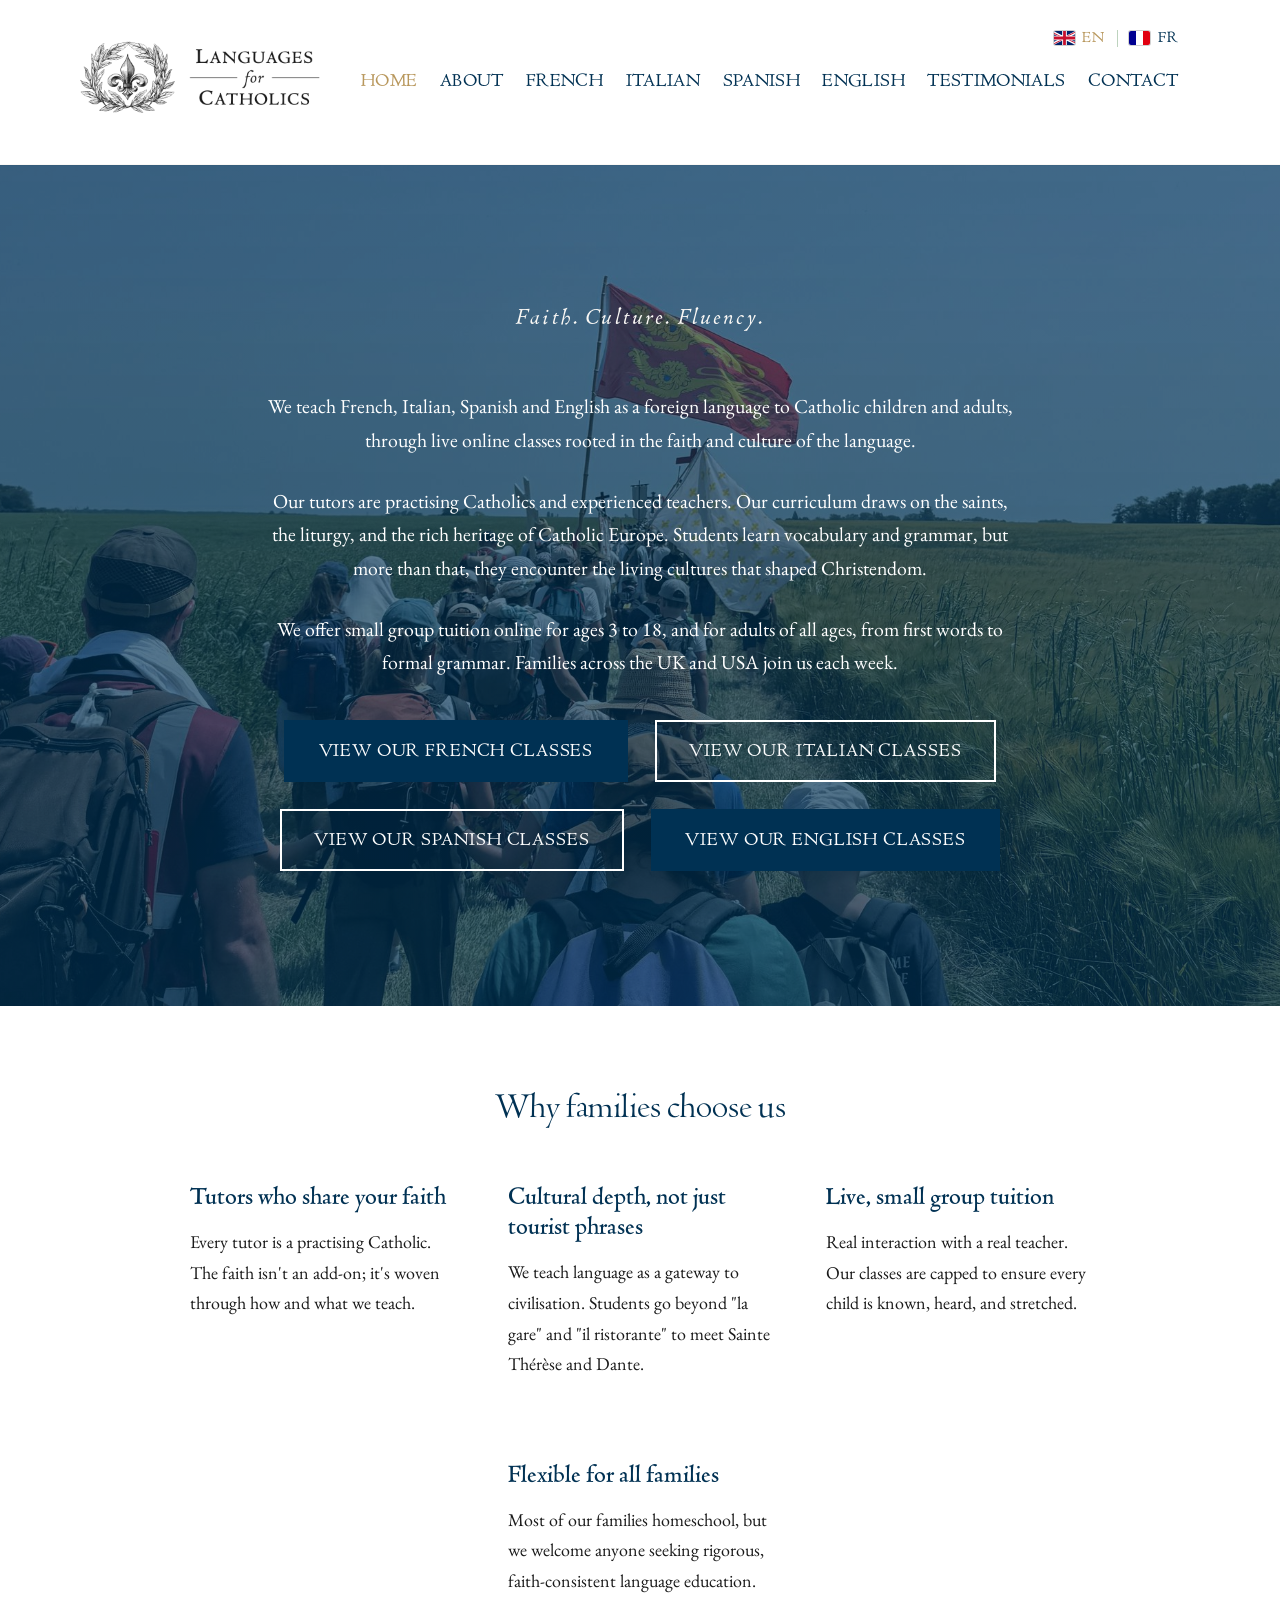
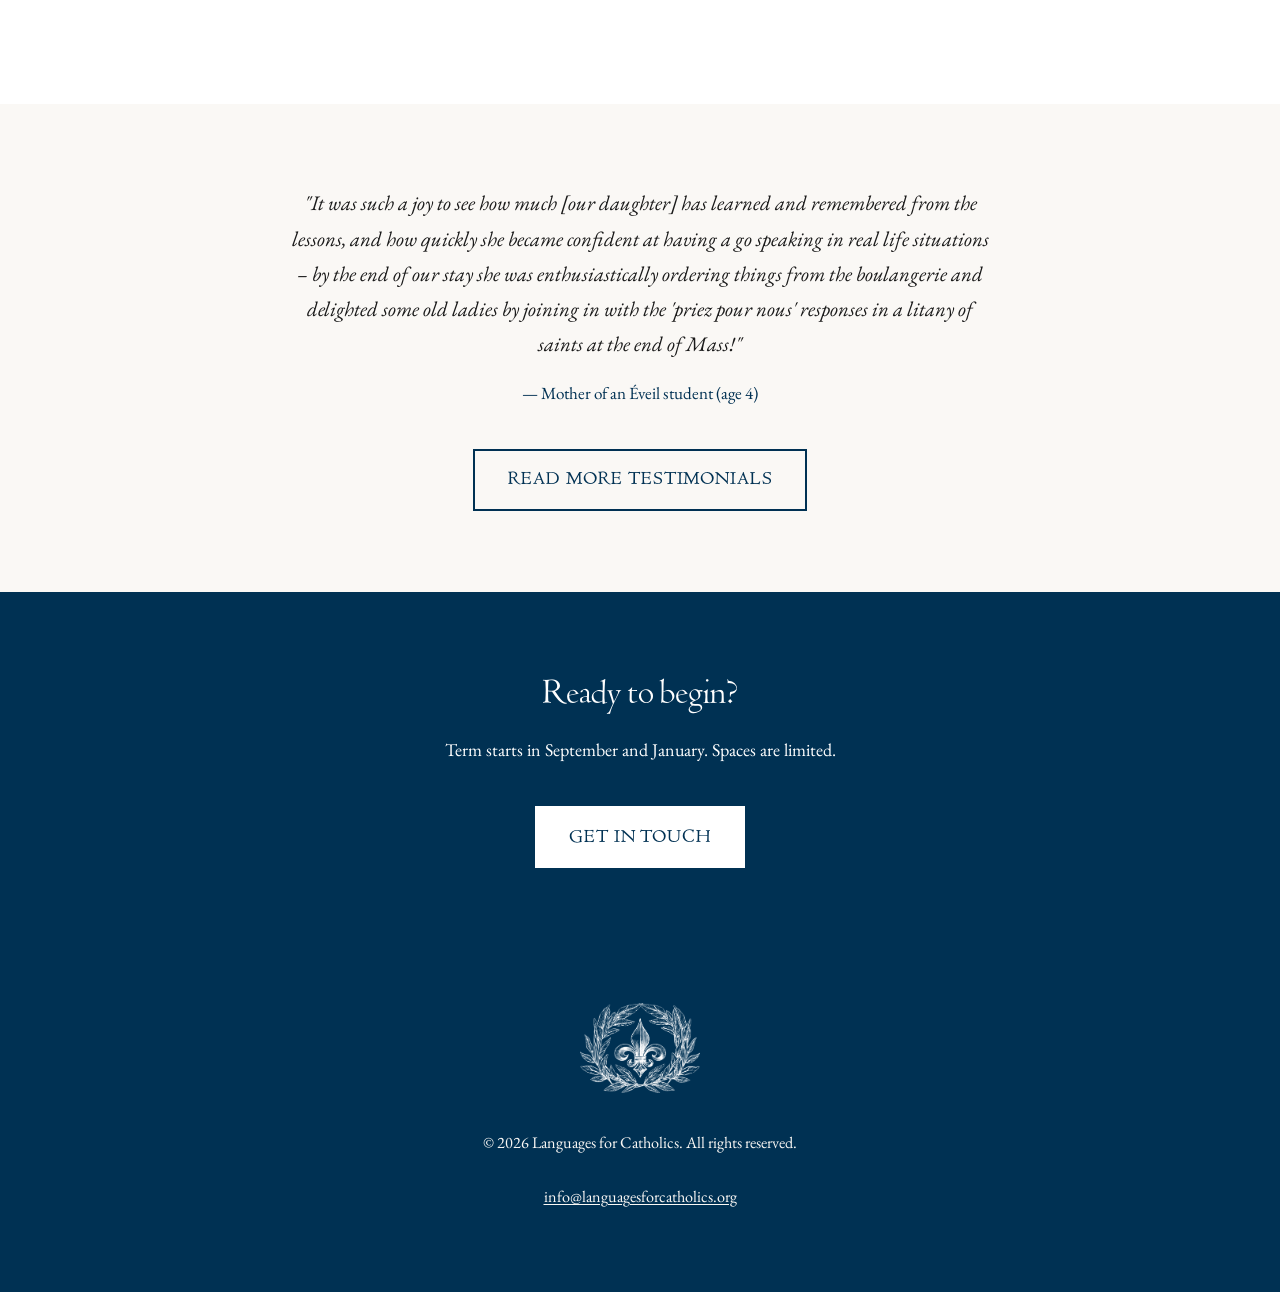
<file: languagesforcatholics/index.html>
<!DOCTYPE html>
<html lang="en">
<head>
    <meta charset="UTF-8">
    <meta name="viewport" content="width=device-width, initial-scale=1.0">
    <meta name="description" content="Languages for Catholics offers live online French, Italian, Spanish and English classes for Catholic children and adults, rooted in the faith and the rich cultures of Catholic Europe.">
    <title>Languages for Catholics | Faith. Culture. Fluency.</title>
    <link rel="alternate" hreflang="en" href="https://languagesforcatholics.org/">
    <link rel="alternate" hreflang="fr" href="https://languagesforcatholics.org/fr/">
    <link rel="alternate" hreflang="x-default" href="https://languagesforcatholics.org/">
    <meta property="og:type" content="website">
    <meta property="og:site_name" content="Languages for Catholics">
    <meta property="og:title" content="Languages for Catholics | Faith. Culture. Fluency.">
    <meta property="og:description" content="Languages for Catholics offers live online French, Italian, Spanish and English classes for Catholic children and adults, rooted in the faith and the rich cultures of Catholic Europe.">
    <meta property="og:url" content="https://languagesforcatholics.org/">
    <meta property="og:image" content="https://languagesforcatholics.org/images/share/share-default-en.jpg">
    <meta property="og:image:width" content="1200">
    <meta property="og:image:height" content="630">
    <meta property="og:image:alt" content="Languages for Catholics: Faith. Culture. Fluency.">
    <meta property="og:locale" content="en_GB">
    <meta name="twitter:card" content="summary_large_image">
    <link rel="stylesheet" href="css/style.css">
    <link rel="icon" type="image/png" href="images/favicon.png">
    <link rel="icon" type="image/png" href="images/logo-emblem.png">
</head>
<body>

    <header class="header">
        <div class="container header__inner">
            <a href="index.html" class="header__logo">
                <img src="images/logo.png" alt="Languages for Catholics">
            </a>
            <button class="header__burger" aria-label="Open menu" aria-expanded="false">
                <span></span>
                <span></span>
                <span></span>
            </button>
            <div class="header__end">
                <nav class="header__nav" aria-label="Main menu">
                    <a href="index.html" class="active">Home</a>
                    <a href="about.html">About</a>
                    <a href="french.html">French</a>
                    <a href="italian.html">Italian</a>
                    <a href="spanish.html">Spanish</a>
                    <a href="english.html">English</a>
                    <a href="testimonials.html">Testimonials</a>
                    <a href="contact.html">Contact</a>
                </nav>
                <nav class="lang-switch" aria-label="Language / Langue">
                    <span class="lang-switch__link is-current" lang="en" aria-current="true"><span class="lang-switch__flag" aria-hidden="true"><svg viewBox="0 0 60 30" preserveAspectRatio="xMidYMid slice" focusable="false"><clipPath id="lfc-uk-a"><path d="M0,0 v30 h60 v-30 z"/></clipPath><clipPath id="lfc-uk-b"><path d="M30,15 h30 v15 z v15 h-30 z h-30 v-15 z v-15 h30 z"/></clipPath><g clip-path="url(#lfc-uk-a)"><path d="M0,0 v30 h60 v-30 z" fill="#012169"/><path d="M0,0 L60,30 M60,0 L0,30" stroke="#fff" stroke-width="6"/><path d="M0,0 L60,30 M60,0 L0,30" clip-path="url(#lfc-uk-b)" stroke="#C8102E" stroke-width="4"/><path d="M30,0 v30 M0,15 h60" stroke="#fff" stroke-width="10"/><path d="M30,0 v30 M0,15 h60" stroke="#C8102E" stroke-width="6"/></g></svg></span>EN</span>
                    <span class="lang-switch__sep" aria-hidden="true"></span>
                    <a class="lang-switch__link" href="fr/index.html" hreflang="fr" lang="fr" aria-label="Version française"><span class="lang-switch__flag" aria-hidden="true"><svg viewBox="0 0 3 2" preserveAspectRatio="none" focusable="false"><rect width="1" height="2" fill="#000091"/><rect x="1" width="1" height="2" fill="#fff"/><rect x="2" width="1" height="2" fill="#E1000F"/></svg></span>FR</a>
                </nav>
            </div>
        </div>
    </header>
    <div class="nav-overlay"></div>

    <section class="hero hero--image">
        <div class="container">
            <h1 class="hero__tagline"><span class="visually-hidden">Languages for Catholics: </span>Faith. Culture. Fluency.</h1>
            <div class="hero__intro">
                <p>We teach French, Italian, Spanish and English as a foreign language to Catholic children and adults, through live online classes rooted in the faith and culture of the language.</p>
                <p>Our tutors are practising Catholics and experienced teachers. Our curriculum draws on the saints, the liturgy, and the rich heritage of Catholic Europe. Students learn vocabulary and grammar, but more than that, they encounter the living cultures that shaped Christendom.</p>
                <p>We offer small group tuition online for ages 3 to 18, and for adults of all ages, from first words to formal grammar. Families across the UK and USA join us each week.</p>
                <div class="btn-group">
                    <a href="french.html" class="btn">View our French classes</a>
                    <a href="italian.html" class="btn btn--outline">View our Italian classes</a>
                    <a href="spanish.html" class="btn btn--outline">View our Spanish classes</a>
                    <a href="english.html" class="btn">View our English classes</a>
                </div>
            </div>
        </div>
    </section>

    <section class="section">
        <div class="container">
            <h2 class="text-center">Why families choose us</h2>
            <div class="features features--center-last">
                <div class="feature">
                    <h3>Tutors who share your faith</h3>
                    <p>Every tutor is a practising Catholic. The faith isn't an add-on; it's woven through how and what we teach.</p>
                </div>
                <div class="feature">
                    <h3>Cultural depth, not just tourist phrases</h3>
                    <p>We teach language as a gateway to civilisation. Students go beyond "la gare" and "il ristorante" to meet Sainte Thérèse and Dante.</p>
                </div>
                <div class="feature">
                    <h3>Live, small group tuition</h3>
                    <p>Real interaction with a real teacher. Our classes are capped to ensure every child is known, heard, and stretched.</p>
                </div>
                <div class="feature">
                    <h3>Flexible for all families</h3>
                    <p>Most of our families homeschool, but we welcome anyone seeking rigorous, faith-consistent language education.</p>
                </div>
            </div>
        </div>
    </section>

    <section class="section section--cream">
        <div class="container">
            <div class="testimonial">
                <p class="testimonial__quote">"It was such a joy to see how much [our daughter] has learned and remembered from the lessons, and how quickly she became confident at having a go speaking in real life situations – by the end of our stay she was enthusiastically ordering things from the boulangerie and delighted some old ladies by joining in with the 'priez pour nous' responses in a litany of saints at the end of Mass!"</p>
                <p class="testimonial__attribution">— Mother of an Éveil student (age 4)</p>
            </div>
            <div class="btn-group">
                <a href="testimonials.html" class="btn btn--outline">Read more testimonials</a>
            </div>
        </div>
    </section>

    <section class="section section--blue">
        <div class="container text-center">
            <h2>Ready to begin?</h2>
            <p>Term starts in September and January. Spaces are limited.</p>
            <div class="btn-group">
                <a href="contact.html" class="btn" style="background-color: var(--color-white); color: var(--color-prussian-blue); border-color: var(--color-white);">Get in touch</a>
            </div>
        </div>
    </section>

    <footer class="footer">
        <div class="container">
            <img src="images/logo-emblem.png" alt="" class="footer__logo">
            <p>&copy; 2026 Languages for Catholics. All rights reserved.</p>
            <p><a href="mailto:info@languagesforcatholics.org">info@languagesforcatholics.org</a></p>
        </div>
    </footer>

    <script src="js/menu.js"></script>

</body>
</html>
</file>
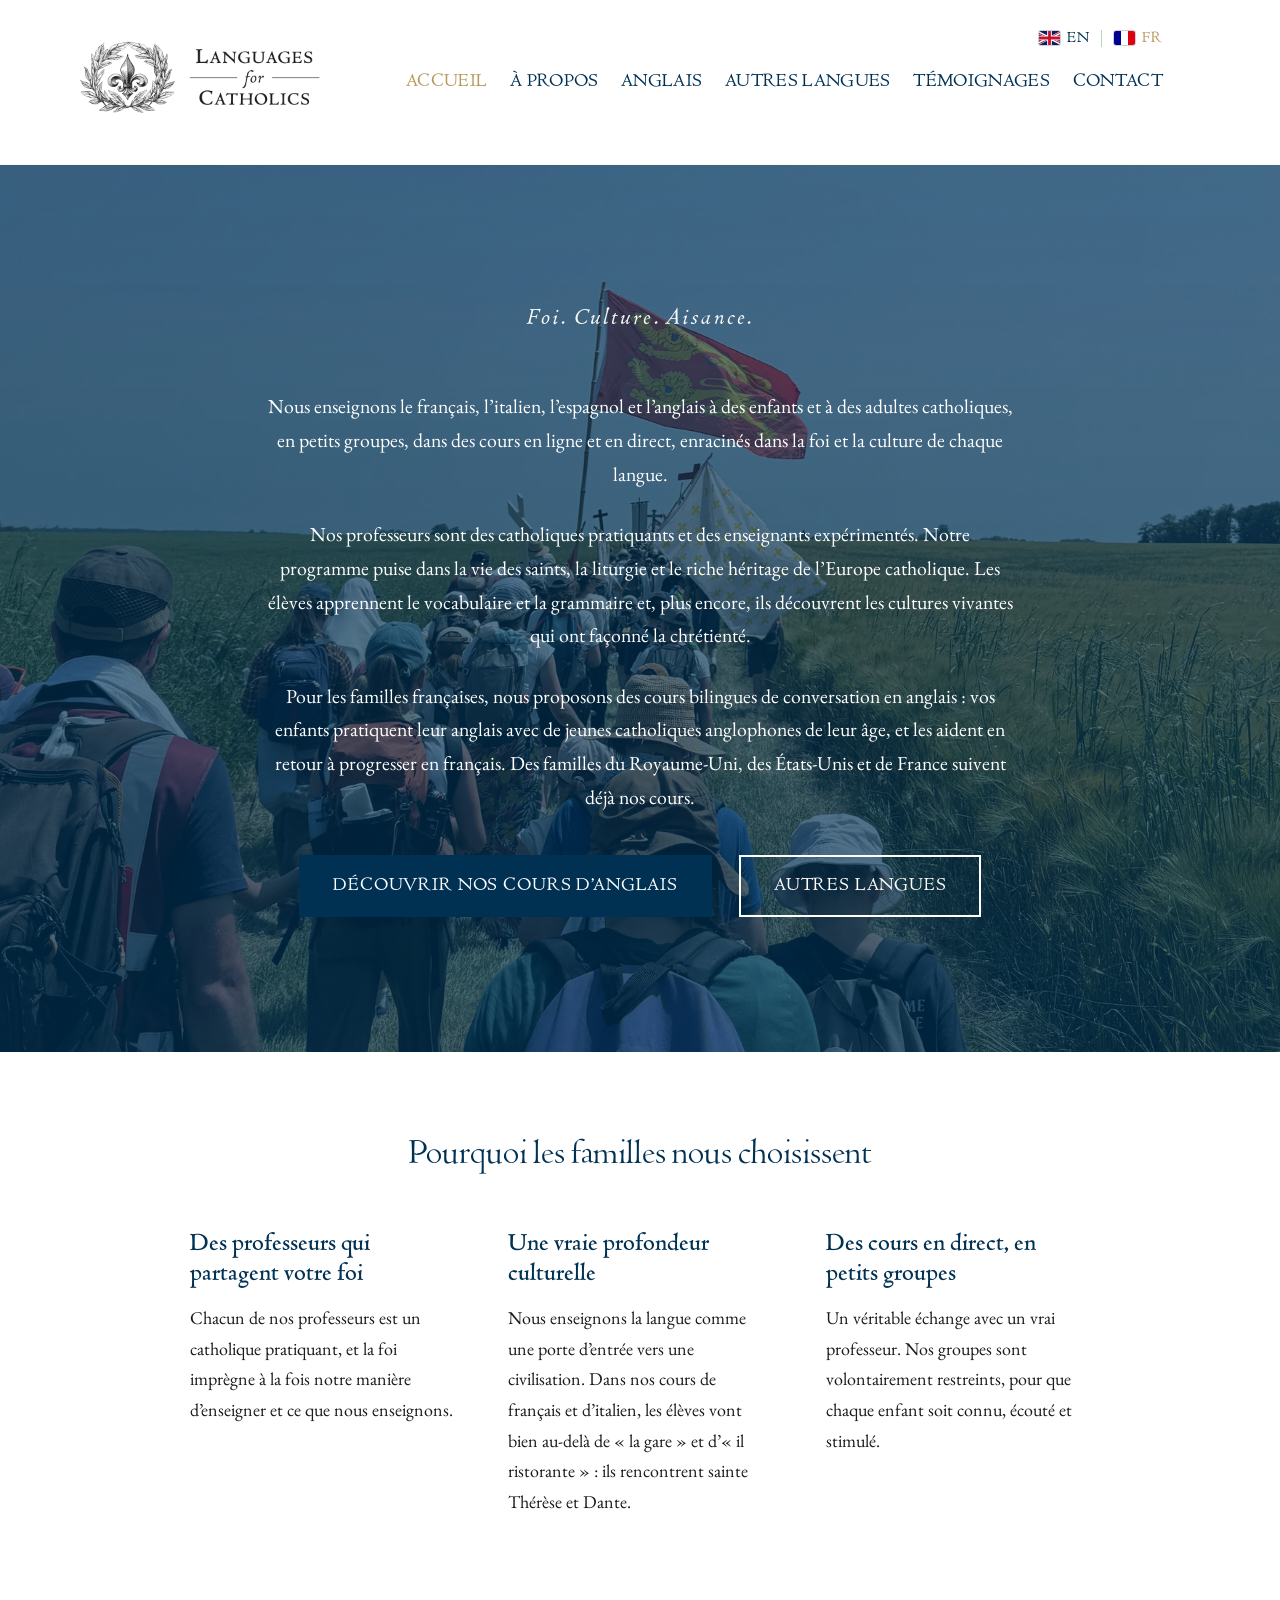
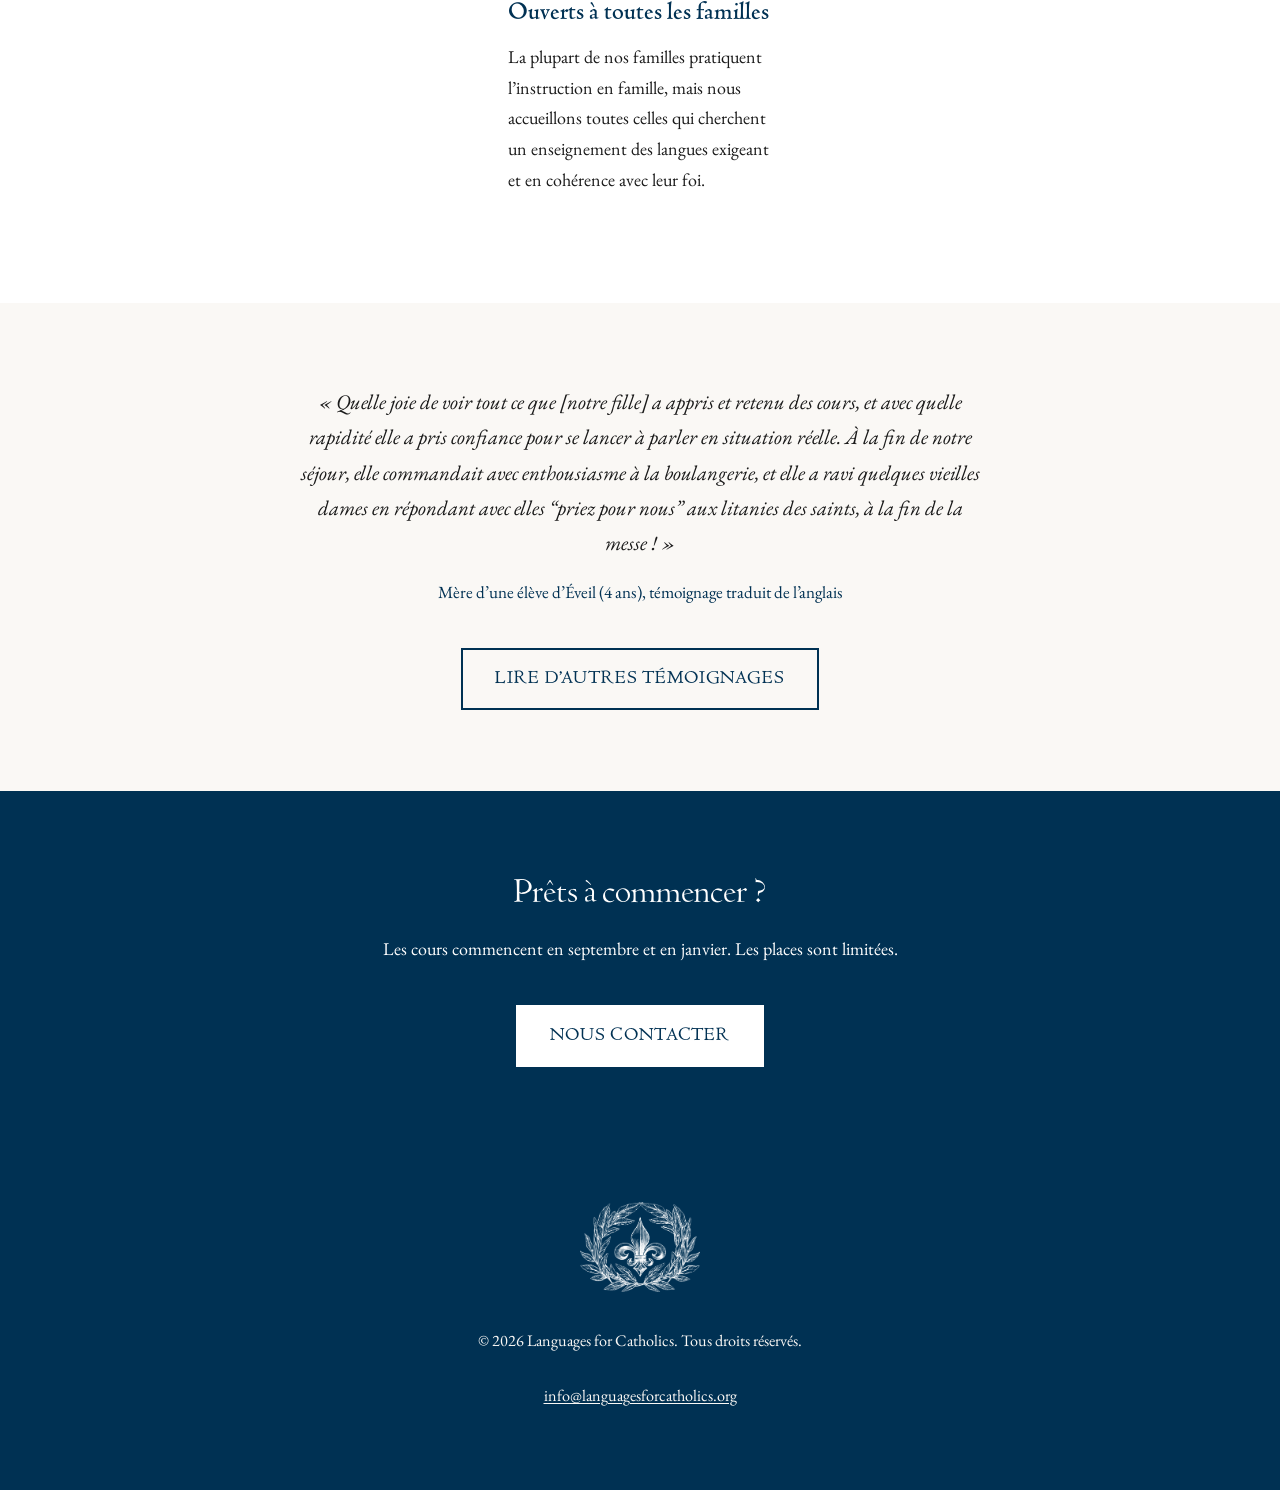
<file: languagesforcatholics/fr/index.html>
<!DOCTYPE html>
<html lang="fr">
<head>
    <meta charset="UTF-8">
    <meta name="viewport" content="width=device-width, initial-scale=1.0">
    <meta name="description" content="Cours de langues en ligne pour enfants et adultes catholiques, enracinés dans la foi. Pour les familles françaises : des cours bilingues de conversation en anglais avec de jeunes catholiques anglophones.">
    <title>Languages for Catholics | Foi. Culture. Aisance.</title>
    <meta property="og:type" content="website">
    <meta property="og:site_name" content="Languages for Catholics">
    <meta property="og:title" content="Languages for Catholics | Foi. Culture. Aisance.">
    <meta property="og:description" content="Cours de langues en ligne pour enfants et adultes catholiques, enracinés dans la foi. Pour les familles françaises : des cours bilingues de conversation en anglais avec de jeunes catholiques anglophones.">
    <meta property="og:url" content="https://languagesforcatholics.org/fr/">
    <meta property="og:image" content="https://languagesforcatholics.org/images/share/share-default-fr.jpg">
    <meta property="og:image:width" content="1200">
    <meta property="og:image:height" content="630">
    <meta property="og:image:alt" content="Languages for Catholics : Foi. Culture. Aisance.">
    <meta property="og:locale" content="fr_FR">
    <meta property="og:locale:alternate" content="en_GB">
    <meta name="twitter:card" content="summary_large_image">
    <link rel="alternate" hreflang="en" href="https://languagesforcatholics.org/">
    <link rel="alternate" hreflang="fr" href="https://languagesforcatholics.org/fr/">
    <link rel="alternate" hreflang="x-default" href="https://languagesforcatholics.org/">
    <link rel="stylesheet" href="../css/style.css">
    <link rel="icon" type="image/png" href="../images/favicon.png">
    <link rel="icon" type="image/png" href="../images/logo-emblem.png">
</head>
<body>

    <header class="header">
        <div class="container header__inner">
            <a href="index.html" class="header__logo">
                <img src="../images/logo.png" alt="Languages for Catholics">
            </a>
            <button class="header__burger" aria-label="Ouvrir le menu" aria-expanded="false" data-label-open="Ouvrir le menu" data-label-close="Fermer le menu">
                <span></span>
                <span></span>
                <span></span>
            </button>
            <div class="header__end">
                <nav class="header__nav" aria-label="Menu principal">
                    <a href="index.html" class="active">Accueil</a>
                    <a href="a-propos.html">À propos</a>
                    <a href="anglais.html">Anglais</a>
                    <a href="autres-langues.html">Autres langues</a>
                    <a href="temoignages.html">Témoignages</a>
                    <a href="contact.html">Contact</a>
                </nav>
                <nav class="lang-switch" aria-label="Langue / Language">
                    <a class="lang-switch__link" href="../index.html" hreflang="en" lang="en" aria-label="English version"><span class="lang-switch__flag" aria-hidden="true"><svg viewBox="0 0 60 30" preserveAspectRatio="xMidYMid slice" focusable="false"><clipPath id="lfc-uk-a"><path d="M0,0 v30 h60 v-30 z"/></clipPath><clipPath id="lfc-uk-b"><path d="M30,15 h30 v15 z v15 h-30 z h-30 v-15 z v-15 h30 z"/></clipPath><g clip-path="url(#lfc-uk-a)"><path d="M0,0 v30 h60 v-30 z" fill="#012169"/><path d="M0,0 L60,30 M60,0 L0,30" stroke="#fff" stroke-width="6"/><path d="M0,0 L60,30 M60,0 L0,30" clip-path="url(#lfc-uk-b)" stroke="#C8102E" stroke-width="4"/><path d="M30,0 v30 M0,15 h60" stroke="#fff" stroke-width="10"/><path d="M30,0 v30 M0,15 h60" stroke="#C8102E" stroke-width="6"/></g></svg></span>EN</a>
                    <span class="lang-switch__sep" aria-hidden="true"></span>
                    <span class="lang-switch__link is-current" lang="fr" aria-current="true"><span class="lang-switch__flag" aria-hidden="true"><svg viewBox="0 0 3 2" preserveAspectRatio="none" focusable="false"><rect width="1" height="2" fill="#000091"/><rect x="1" width="1" height="2" fill="#fff"/><rect x="2" width="1" height="2" fill="#E1000F"/></svg></span>FR</span>
                </nav>
            </div>
        </div>
    </header>
    <div class="nav-overlay"></div>

    <section class="hero hero--image">
        <div class="container">
            <h1 class="hero__tagline"><span class="visually-hidden">Languages for Catholics&nbsp;: </span>Foi. Culture. Aisance.</h1>
            <div class="hero__intro">
                <p>Nous enseignons le français, l’italien, l’espagnol et l’anglais à des enfants et à des adultes catholiques, en petits groupes, dans des cours en ligne et en direct, enracinés dans la foi et la culture de chaque langue.</p>
                <p>Nos professeurs sont des catholiques pratiquants et des enseignants expérimentés. Notre programme puise dans la vie des saints, la liturgie et le riche héritage de l’Europe catholique. Les élèves apprennent le vocabulaire et la grammaire et, plus encore, ils découvrent les cultures vivantes qui ont façonné la chrétienté.</p>
                <p>Pour les familles françaises, nous proposons des cours bilingues de conversation en anglais&nbsp;: vos enfants pratiquent leur anglais avec de jeunes catholiques anglophones de leur âge, et les aident en retour à progresser en français. Des familles du Royaume-Uni, des États-Unis et de France suivent déjà nos cours.</p>
                <div class="btn-group">
                    <a href="anglais.html" class="btn">Découvrir nos cours d’anglais</a>
                    <a href="autres-langues.html" class="btn btn--outline">Autres langues</a>
                </div>
            </div>
        </div>
    </section>

    <section class="section">
        <div class="container">
            <h2 class="text-center">Pourquoi les familles nous choisissent</h2>
            <div class="features features--center-last">
                <div class="feature">
                    <h3>Des professeurs qui partagent votre foi</h3>
                    <p>Chacun de nos professeurs est un catholique pratiquant, et la foi imprègne à la fois notre manière d’enseigner et ce que nous enseignons.</p>
                </div>
                <div class="feature">
                    <h3>Une vraie profondeur culturelle</h3>
                    <p>Nous enseignons la langue comme une porte d’entrée vers une civilisation. Dans nos cours de français et d’italien, les élèves vont bien au-delà de «&nbsp;la gare&nbsp;» et d’«&nbsp;il ristorante&nbsp;»&nbsp;: ils rencontrent sainte Thérèse et Dante.</p>
                </div>
                <div class="feature">
                    <h3>Des cours en direct, en petits groupes</h3>
                    <p>Un véritable échange avec un vrai professeur. Nos groupes sont volontairement restreints, pour que chaque enfant soit connu, écouté et stimulé.</p>
                </div>
                <div class="feature">
                    <h3>Ouverts à toutes les familles</h3>
                    <p>La plupart de nos familles pratiquent l’instruction en famille, mais nous accueillons toutes celles qui cherchent un enseignement des langues exigeant et en cohérence avec leur foi.</p>
                </div>
            </div>
        </div>
    </section>

    <section class="section section--cream">
        <div class="container">
            <div class="testimonial">
                <p class="testimonial__quote">«&nbsp;Quelle joie de voir tout ce que [notre fille] a appris et retenu des cours, et avec quelle rapidité elle a pris confiance pour se lancer à parler en situation réelle. À la fin de notre séjour, elle commandait avec enthousiasme à la boulangerie, et elle a ravi quelques vieilles dames en répondant avec elles “priez pour nous” aux litanies des saints, à la fin de la messe&nbsp;!&nbsp;»</p>
                <p class="testimonial__attribution">Mère d’une élève d’Éveil (4 ans), témoignage traduit de l’anglais</p>
            </div>
            <div class="btn-group">
                <a href="temoignages.html" class="btn btn--outline">Lire d’autres témoignages</a>
            </div>
        </div>
    </section>

    <section class="section section--blue">
        <div class="container text-center">
            <h2>Prêts à commencer&nbsp;?</h2>
            <p>Les cours commencent en septembre et en janvier. Les places sont limitées.</p>
            <div class="btn-group">
                <a href="contact.html" class="btn" style="background-color: var(--color-white); color: var(--color-prussian-blue); border-color: var(--color-white);">Nous contacter</a>
            </div>
        </div>
    </section>

    <footer class="footer">
        <div class="container">
            <img src="../images/logo-emblem.png" alt="" class="footer__logo">
            <p>&copy; 2026 Languages for Catholics. Tous droits réservés.</p>
            <p><a href="mailto:info@languagesforcatholics.org">info@languagesforcatholics.org</a></p>
        </div>
    </footer>

    <script src="../js/menu.js"></script>

</body>
</html>
</file>
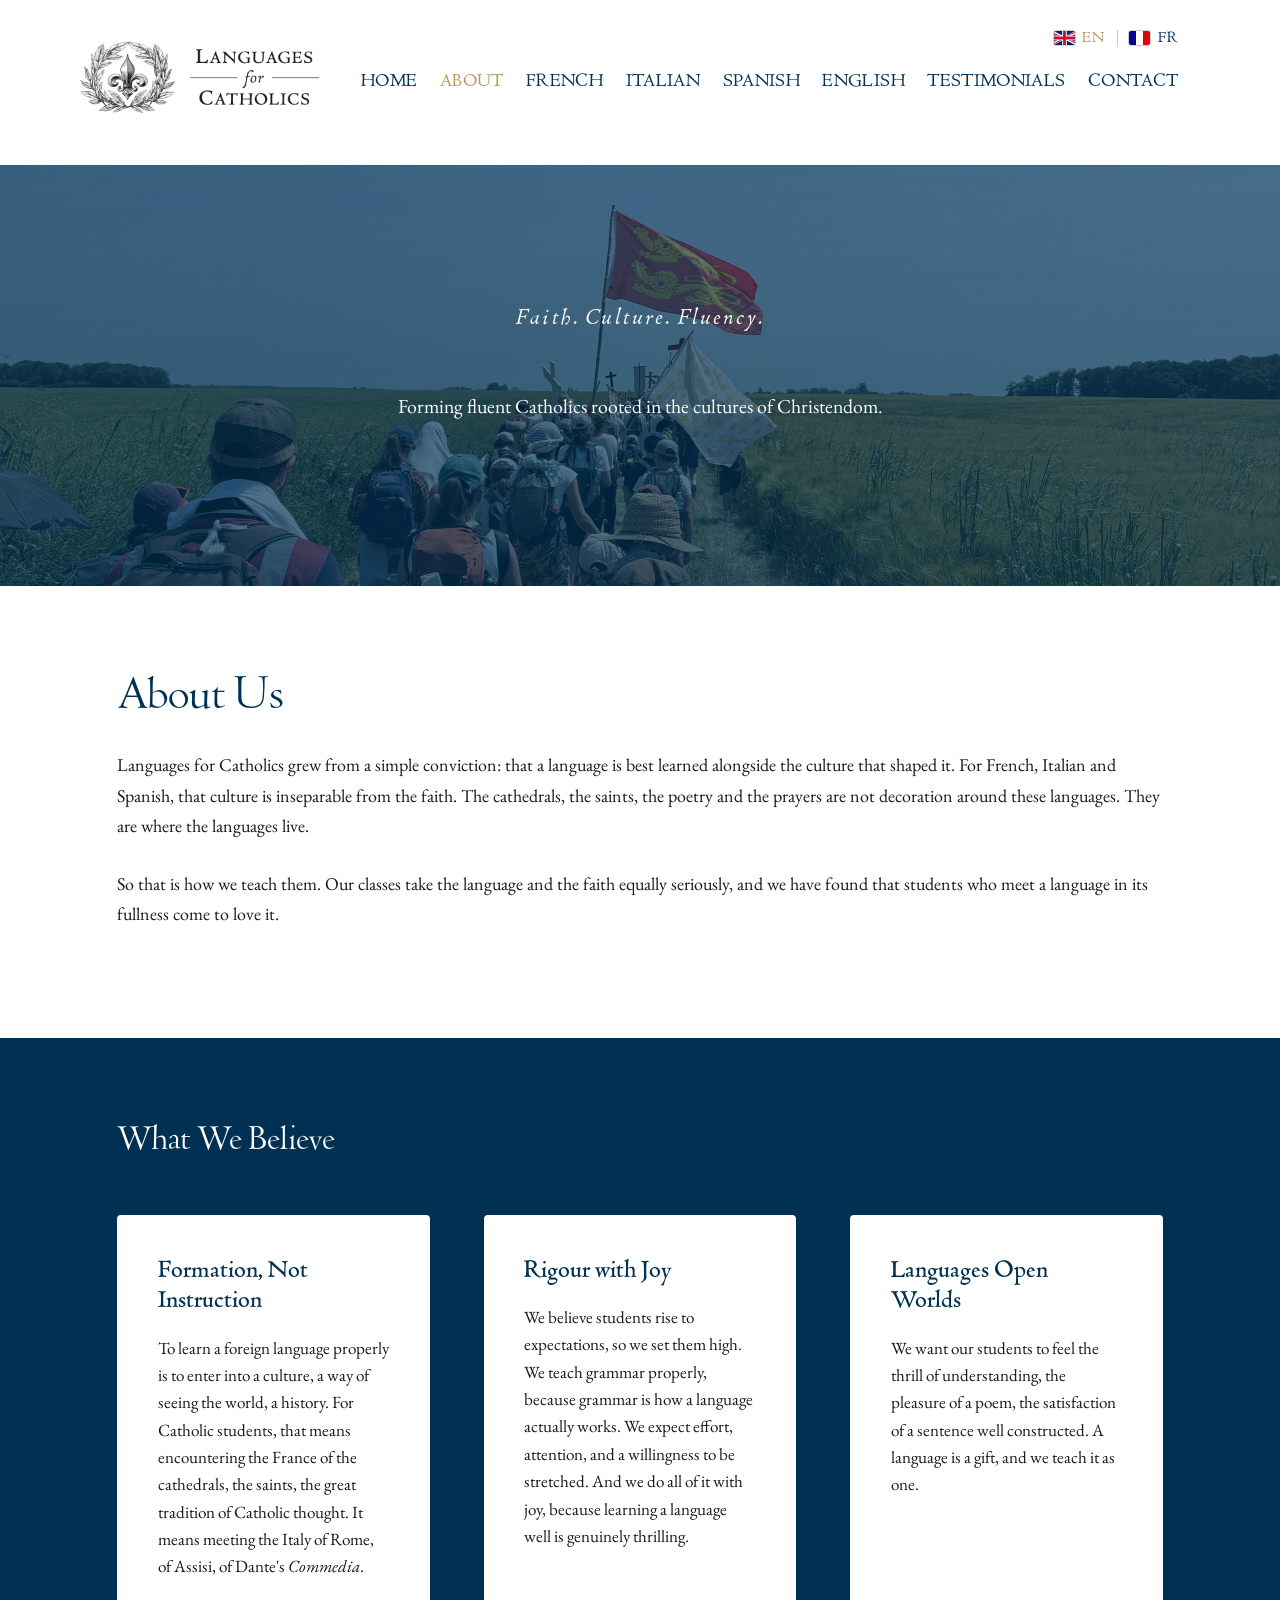
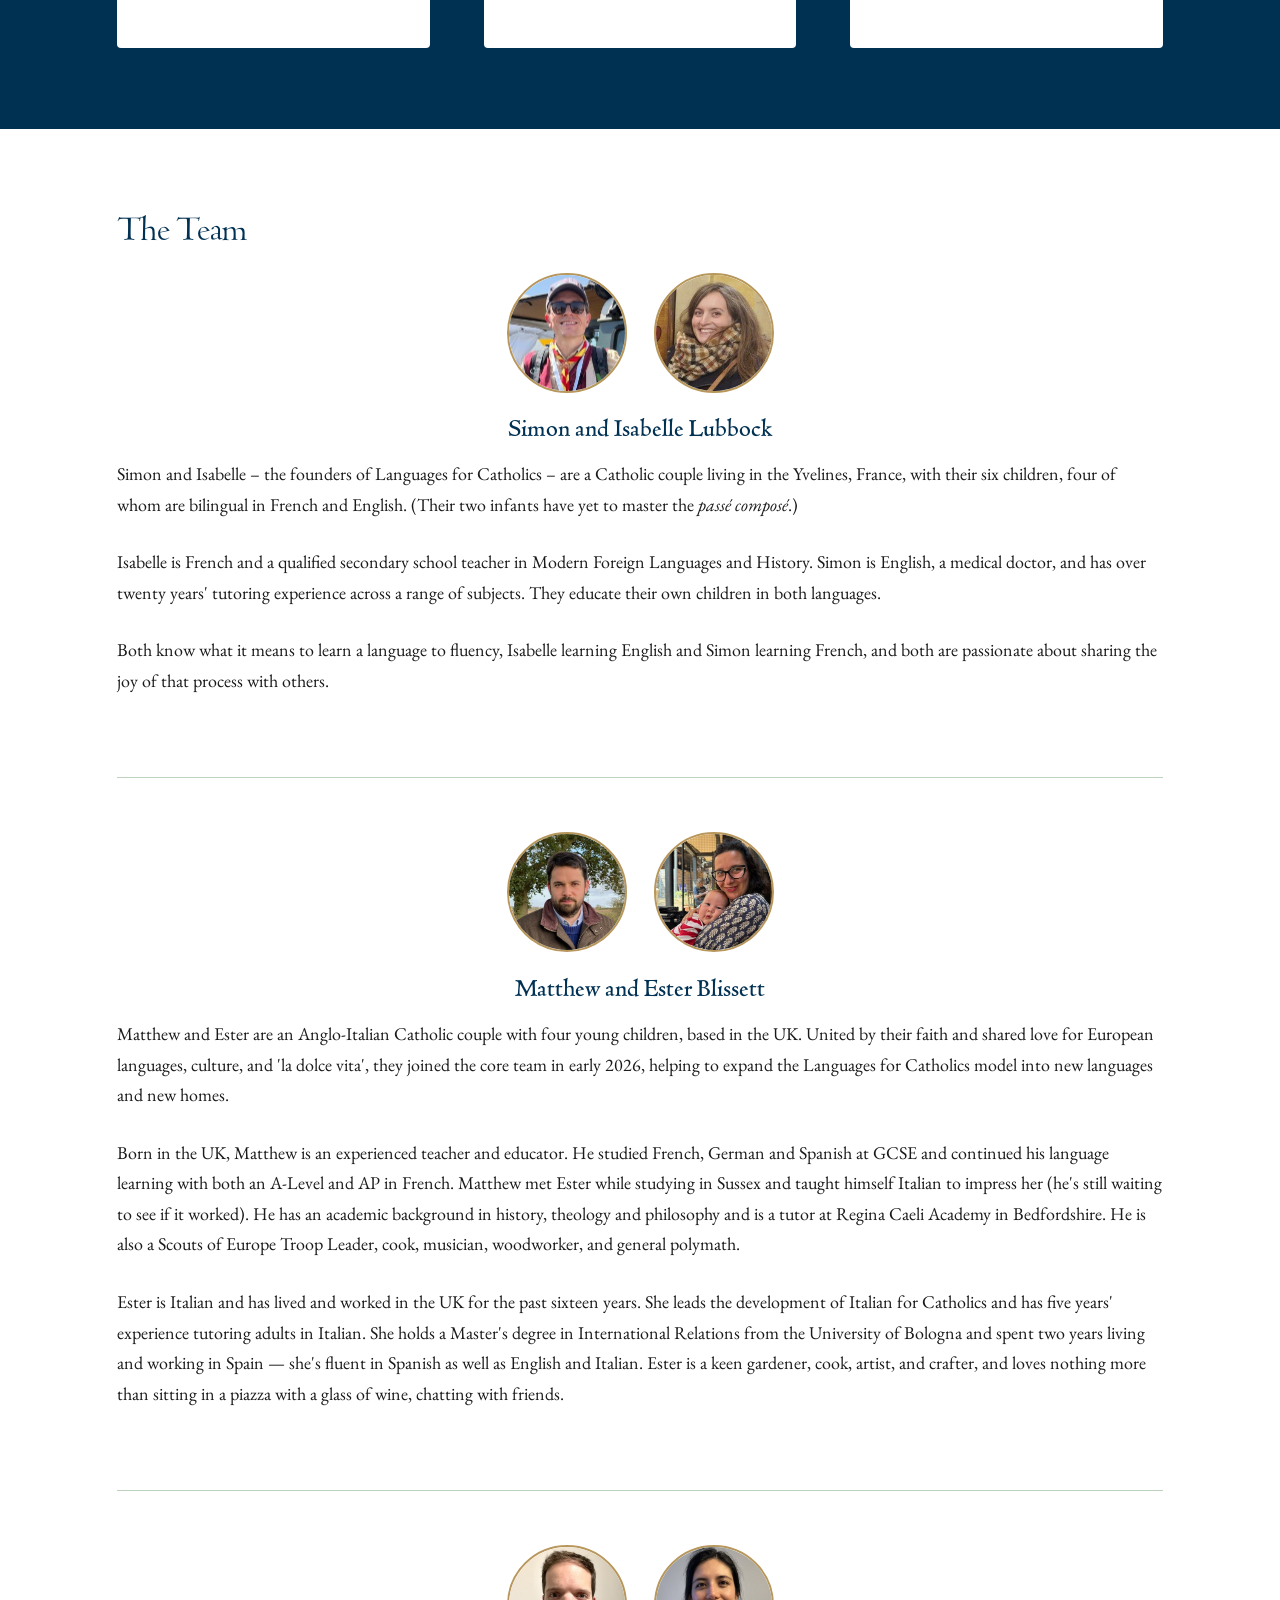
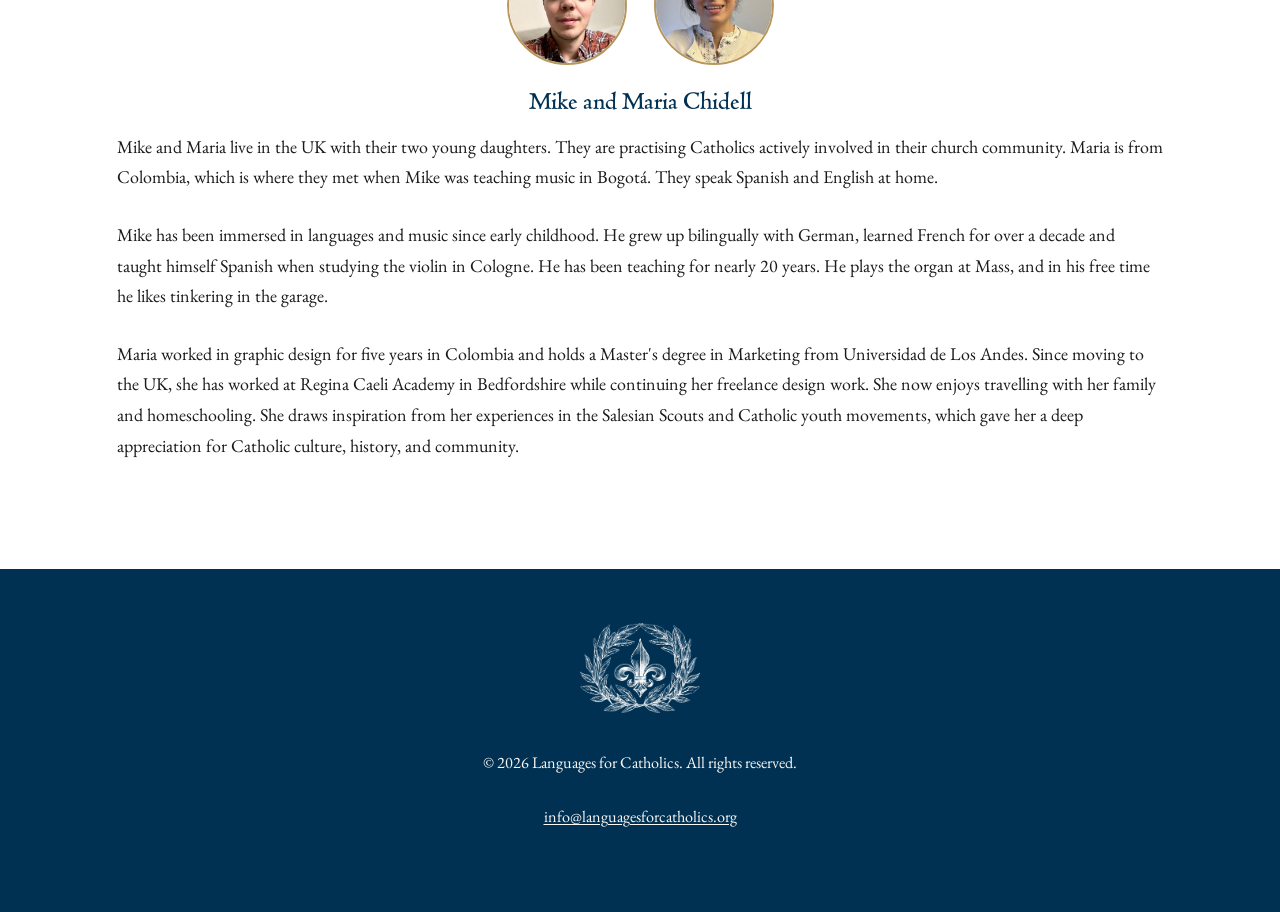
<file: languagesforcatholics/about.html>
<!DOCTYPE html>
<html lang="en">
<head>
    <meta charset="UTF-8">
    <meta name="viewport" content="width=device-width, initial-scale=1.0">
    <meta name="description" content="Meet the team behind Languages for Catholics and learn about our mission to provide faith-rooted language education.">
    <title>About Us | Languages for Catholics</title>
    <link rel="alternate" hreflang="en" href="https://languagesforcatholics.org/about">
    <link rel="alternate" hreflang="fr" href="https://languagesforcatholics.org/fr/a-propos">
    <link rel="alternate" hreflang="x-default" href="https://languagesforcatholics.org/about">
    <meta property="og:type" content="website">
    <meta property="og:site_name" content="Languages for Catholics">
    <meta property="og:title" content="About Us | Languages for Catholics">
    <meta property="og:description" content="Meet the team behind Languages for Catholics and learn about our mission to provide faith-rooted language education.">
    <meta property="og:url" content="https://languagesforcatholics.org/about">
    <meta property="og:image" content="https://languagesforcatholics.org/images/share/share-default-en.jpg">
    <meta property="og:image:width" content="1200">
    <meta property="og:image:height" content="630">
    <meta property="og:image:alt" content="Languages for Catholics: Faith. Culture. Fluency.">
    <meta property="og:locale" content="en_GB">
    <meta name="twitter:card" content="summary_large_image">
    <link rel="stylesheet" href="css/style.css">
    <link rel="icon" type="image/png" href="images/favicon.png">
    <link rel="icon" type="image/png" href="images/logo-emblem.png">
</head>
<body>

    <header class="header">
        <div class="container header__inner">
            <a href="index.html" class="header__logo">
                <img src="images/logo.png" alt="Languages for Catholics">
            </a>
            <button class="header__burger" aria-label="Open menu" aria-expanded="false">
                <span></span>
                <span></span>
                <span></span>
            </button>
            <div class="header__end">
                <nav class="header__nav" aria-label="Main menu">
                    <a href="index.html">Home</a>
                    <a href="about.html" class="active">About</a>
                    <a href="french.html">French</a>
                    <a href="italian.html">Italian</a>
                    <a href="spanish.html">Spanish</a>
                    <a href="english.html">English</a>
                    <a href="testimonials.html">Testimonials</a>
                    <a href="contact.html">Contact</a>
                </nav>
                <nav class="lang-switch" aria-label="Language / Langue">
                    <span class="lang-switch__link is-current" lang="en" aria-current="true"><span class="lang-switch__flag" aria-hidden="true"><svg viewBox="0 0 60 30" preserveAspectRatio="xMidYMid slice" focusable="false"><clipPath id="lfc-uk-a"><path d="M0,0 v30 h60 v-30 z"/></clipPath><clipPath id="lfc-uk-b"><path d="M30,15 h30 v15 z v15 h-30 z h-30 v-15 z v-15 h30 z"/></clipPath><g clip-path="url(#lfc-uk-a)"><path d="M0,0 v30 h60 v-30 z" fill="#012169"/><path d="M0,0 L60,30 M60,0 L0,30" stroke="#fff" stroke-width="6"/><path d="M0,0 L60,30 M60,0 L0,30" clip-path="url(#lfc-uk-b)" stroke="#C8102E" stroke-width="4"/><path d="M30,0 v30 M0,15 h60" stroke="#fff" stroke-width="10"/><path d="M30,0 v30 M0,15 h60" stroke="#C8102E" stroke-width="6"/></g></svg></span>EN</span>
                    <span class="lang-switch__sep" aria-hidden="true"></span>
                    <a class="lang-switch__link" href="fr/a-propos.html" hreflang="fr" lang="fr" aria-label="Version française"><span class="lang-switch__flag" aria-hidden="true"><svg viewBox="0 0 3 2" preserveAspectRatio="none" focusable="false"><rect width="1" height="2" fill="#000091"/><rect x="1" width="1" height="2" fill="#fff"/><rect x="2" width="1" height="2" fill="#E1000F"/></svg></span>FR</a>
                </nav>
            </div>
        </div>
    </header>

    <div class="nav-overlay"></div>

    <section class="hero hero--image hero--about">
        <div class="container">
            <p class="hero__tagline">Faith. Culture. Fluency.</p>
            <div class="hero__intro">
                <p>Forming fluent Catholics rooted in the cultures of Christendom.</p>
            </div>
        </div>
    </section>

    <section class="section">
        <div class="container">
            <h1>About Us</h1>
            <p>Languages for Catholics grew from a simple conviction: that a language is best learned alongside the culture that shaped it. For French, Italian and Spanish, that culture is inseparable from the faith. The cathedrals, the saints, the poetry and the prayers are not decoration around these languages. They are where the languages live.</p>
            <p>So that is how we teach them. Our classes take the language and the faith equally seriously, and we have found that students who meet a language in its fullness come to love it.</p>
        </div>
    </section>

    <section class="section section--blue">
        <div class="container">
            <h2>What We Believe</h2>
            <div class="beliefs">
                <div class="belief">
                    <h3>Formation, Not Instruction</h3>
                    <p>To learn a foreign language properly is to enter into a culture, a way of seeing the world, a history. For Catholic students, that means encountering the France of the cathedrals, the saints, the great tradition of Catholic thought. It means meeting the Italy of Rome, of Assisi, of Dante's <em>Commedia</em>.</p>
                </div>
                <div class="belief">
                    <h3>Rigour with Joy</h3>
                    <p>We believe students rise to expectations, so we set them high. We teach grammar properly, because grammar is how a language actually works. We expect effort, attention, and a willingness to be stretched. And we do all of it with joy, because learning a language well is genuinely thrilling.</p>
                </div>
                <div class="belief">
                    <h3>Languages Open Worlds</h3>
                    <p>We want our students to feel the thrill of understanding, the pleasure of a poem, the satisfaction of a sentence well constructed. A language is a gift, and we teach it as one.</p>
                </div>
            </div>
        </div>
    </section>

    <section class="section">
        <div class="container">
            <h2>The Team</h2>
            
            <div class="team-member">
                <div class="team-member__photos">
                    <img src="images/simon-lubbock.jpg" alt="Simon Lubbock" class="team-member__photo">
                    <img src="images/isabelle-lubbock.jpg" alt="Isabelle Lubbock" class="team-member__photo">
                </div>
                <h3>Simon and Isabelle Lubbock</h3>
                <p>Simon and Isabelle – the founders of Languages for Catholics – are a Catholic couple living in the Yvelines, France, with their six children, four of whom are bilingual in French and English. (Their two infants have yet to master the <em>passé composé</em>.)</p>
                <p>Isabelle is French and a qualified secondary school teacher in Modern Foreign Languages and History. Simon is English, a medical doctor, and has over twenty years' tutoring experience across a range of subjects. They educate their own children in both languages.</p>
                <p>Both know what it means to learn a language to fluency, Isabelle learning English and Simon learning French, and both are passionate about sharing the joy of that process with others.</p>
            </div>

            <div class="team-member">
                <div class="team-member__photos">
                    <img src="images/matthew-blissett.jpg" alt="Matthew Blissett" class="team-member__photo">
                    <img src="images/ester-blissett.jpg" alt="Ester Blissett" class="team-member__photo">
                </div>
                <h3>Matthew and Ester Blissett</h3>
                <p>Matthew and Ester are an Anglo-Italian Catholic couple with four young children, based in the UK. United by their faith and shared love for European languages, culture, and 'la dolce vita', they joined the core team in early 2026, helping to expand the Languages for Catholics model into new languages and new homes.</p>
                <p>Born in the UK, Matthew is an experienced teacher and educator. He studied French, German and Spanish at GCSE and continued his language learning with both an A-Level and AP in French. Matthew met Ester while studying in Sussex and taught himself Italian to impress her (he's still waiting to see if it worked). He has an academic background in history, theology and philosophy and is a tutor at Regina Caeli Academy in Bedfordshire. He is also a Scouts of Europe Troop Leader, cook, musician, woodworker, and general polymath.</p>
                <p>Ester is Italian and has lived and worked in the UK for the past sixteen years. She leads the development of Italian for Catholics and has five years' experience tutoring adults in Italian. She holds a Master's degree in International Relations from the University of Bologna and spent two years living and working in Spain — she's fluent in Spanish as well as English and Italian. Ester is a keen gardener, cook, artist, and crafter, and loves nothing more than sitting in a piazza with a glass of wine, chatting with friends.</p>
            </div>

            <div class="team-member">
                <div class="team-member__photos">
                    <img src="images/mike-chidell.jpg" alt="Mike Chidell" class="team-member__photo">
                    <img src="images/maria-chidell.jpg" alt="Maria Chidell" class="team-member__photo">
                </div>
                <h3>Mike and Maria Chidell</h3>
                <p>Mike and Maria live in the UK with their two young daughters. They are practising Catholics actively involved in their church community. Maria is from Colombia, which is where they met when Mike was teaching music in Bogotá. They speak Spanish and English at home. </p>
                <p>Mike has been immersed in languages and music since early childhood. He grew up bilingually with German, learned French for over a decade and taught himself Spanish when studying the violin in Cologne. He has been teaching for nearly 20 years. He plays the organ at Mass, and in his free time he likes tinkering in the garage.</p>
                <p>Maria worked in graphic design for five years in Colombia and holds a Master's degree in Marketing from Universidad de Los Andes. Since moving to the UK, she has worked at Regina Caeli Academy in Bedfordshire while continuing her freelance design work. She now enjoys travelling with her family and homeschooling. She draws inspiration from her experiences in the Salesian Scouts and Catholic youth movements, which gave her a deep appreciation for Catholic culture, history, and community.</p>
            </div>
        </div>
    </section>

    <footer class="footer">
        <div class="container">
            <img src="images/logo-emblem.png" alt="" class="footer__logo">
            <p>&copy; 2026 Languages for Catholics. All rights reserved.</p>
            <p><a href="mailto:info@languagesforcatholics.org">info@languagesforcatholics.org</a></p>
        </div>
    </footer>

    <script src="js/menu.js"></script>

</body>
</html>
</file>
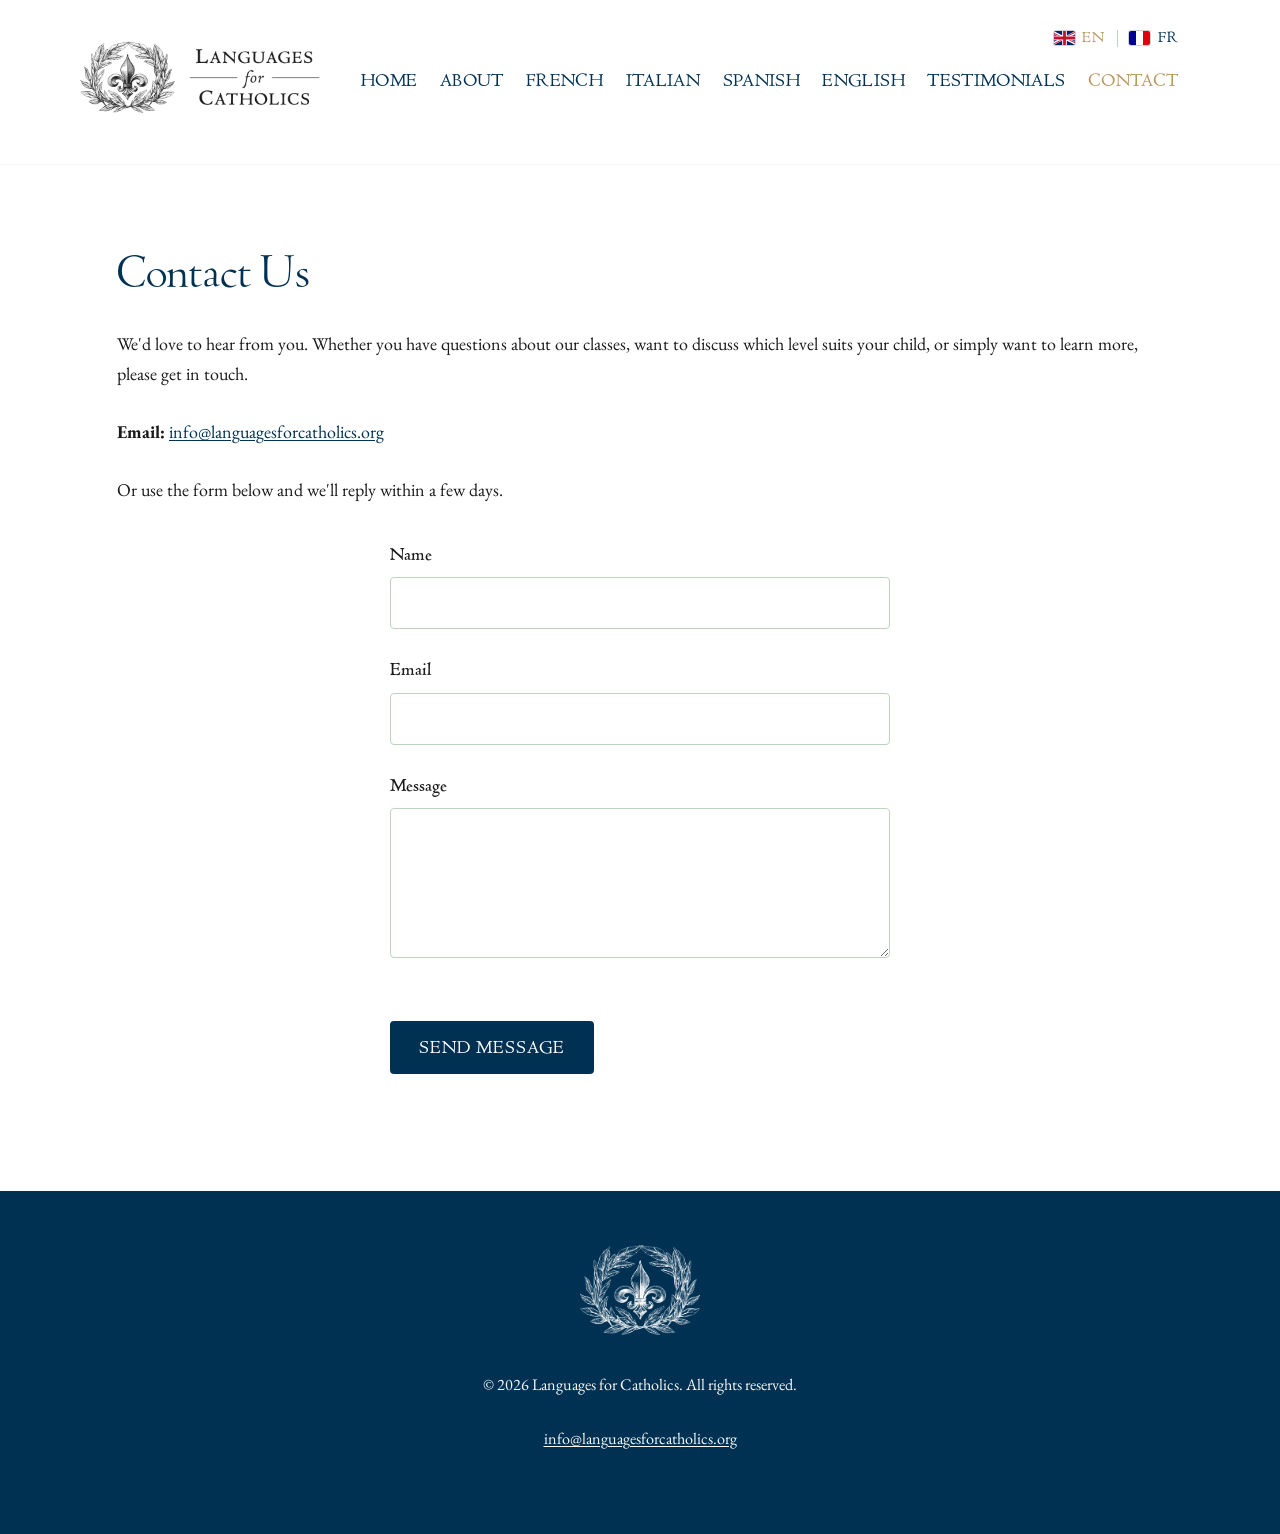
<file: languagesforcatholics/contact.html>
<!DOCTYPE html>
<html lang="en">
<head>
    <meta charset="UTF-8">
    <meta name="viewport" content="width=device-width, initial-scale=1.0">
    <meta name="description" content="Get in touch with Languages for Catholics to discuss classes for your family.">
    <title>Contact | Languages for Catholics</title>
    <link rel="alternate" hreflang="en" href="https://languagesforcatholics.org/contact">
    <link rel="alternate" hreflang="fr" href="https://languagesforcatholics.org/fr/contact">
    <link rel="alternate" hreflang="x-default" href="https://languagesforcatholics.org/contact">
    <meta property="og:type" content="website">
    <meta property="og:site_name" content="Languages for Catholics">
    <meta property="og:title" content="Contact | Languages for Catholics">
    <meta property="og:description" content="Get in touch with Languages for Catholics to discuss classes for your family.">
    <meta property="og:url" content="https://languagesforcatholics.org/contact">
    <meta property="og:image" content="https://languagesforcatholics.org/images/share/share-default-en.jpg">
    <meta property="og:image:width" content="1200">
    <meta property="og:image:height" content="630">
    <meta property="og:image:alt" content="Languages for Catholics: Faith. Culture. Fluency.">
    <meta property="og:locale" content="en_GB">
    <meta name="twitter:card" content="summary_large_image">
    <link rel="stylesheet" href="css/style.css">
    <link rel="icon" type="image/png" href="images/favicon.png">
</head>
<body>

    <header class="header">
        <div class="container header__inner">
            <a href="index.html" class="header__logo">
                <img src="images/logo.png" alt="Languages for Catholics">
            </a>
            <button class="header__burger" aria-label="Open menu" aria-expanded="false">
                <span></span>
                <span></span>
                <span></span>
            </button>
            <div class="header__end">
                <nav class="header__nav" aria-label="Main menu">
                    <a href="index.html">Home</a>
                    <a href="about.html">About</a>
                    <a href="french.html">French</a>
                    <a href="italian.html">Italian</a>
                    <a href="spanish.html">Spanish</a>
                    <a href="english.html">English</a>
                    <a href="testimonials.html">Testimonials</a>
                    <a href="contact.html" class="active">Contact</a>
                </nav>
                <nav class="lang-switch" aria-label="Language / Langue">
                    <span class="lang-switch__link is-current" lang="en" aria-current="true"><span class="lang-switch__flag" aria-hidden="true"><svg viewBox="0 0 60 30" preserveAspectRatio="xMidYMid slice" focusable="false"><clipPath id="lfc-uk-a"><path d="M0,0 v30 h60 v-30 z"/></clipPath><clipPath id="lfc-uk-b"><path d="M30,15 h30 v15 z v15 h-30 z h-30 v-15 z v-15 h30 z"/></clipPath><g clip-path="url(#lfc-uk-a)"><path d="M0,0 v30 h60 v-30 z" fill="#012169"/><path d="M0,0 L60,30 M60,0 L0,30" stroke="#fff" stroke-width="6"/><path d="M0,0 L60,30 M60,0 L0,30" clip-path="url(#lfc-uk-b)" stroke="#C8102E" stroke-width="4"/><path d="M30,0 v30 M0,15 h60" stroke="#fff" stroke-width="10"/><path d="M30,0 v30 M0,15 h60" stroke="#C8102E" stroke-width="6"/></g></svg></span>EN</span>
                    <span class="lang-switch__sep" aria-hidden="true"></span>
                    <a class="lang-switch__link" href="fr/contact.html" hreflang="fr" lang="fr" aria-label="Version française"><span class="lang-switch__flag" aria-hidden="true"><svg viewBox="0 0 3 2" preserveAspectRatio="none" focusable="false"><rect width="1" height="2" fill="#000091"/><rect x="1" width="1" height="2" fill="#fff"/><rect x="2" width="1" height="2" fill="#E1000F"/></svg></span>FR</a>
                </nav>
            </div>
        </div>
    </header>

    <div class="nav-overlay"></div>

    <section class="section">
        <div class="container">
            <h1>Contact Us</h1>
            <p>We'd love to hear from you. Whether you have questions about our classes, want to discuss which level suits your child, or simply want to learn more, please get in touch.</p>
            <p><strong>Email:</strong> <a href="mailto:info@languagesforcatholics.org">info@languagesforcatholics.org</a></p>
            <p class="form-intro">Or use the form below and we'll reply within a few days.</p>

            <form class="contact-form" method="POST" action="https://api.web3forms.com/submit"
                  data-sending="Sending..."
                  data-success="Thank you. Your message has arrived safely and we will reply within a few days."
                  data-error="Sorry, that did not send. Please email us at">
                <!-- The access key is set in js/form.js. Do not paste it here. -->
                <input type="hidden" name="access_key" value="">
                <input type="hidden" name="subject" value="New enquiry from the Languages for Catholics website">
                <input type="hidden" name="from_name" value="Languages for Catholics website">
                <!-- Honeypot spam protection (invisible to users, leave it alone) -->
                <input type="checkbox" name="botcheck" class="hidden" style="display:none;" tabindex="-1" autocomplete="off">

                <div class="form-group">
                    <label for="name">Name</label>
                    <input type="text" name="name" id="name" required="">
                </div>

                <div class="form-group">
                    <label for="email">Email</label>
                    <input type="email" name="email" id="email" required="">
                </div>

                <div class="form-group">
                    <label for="message">Message</label>
                    <textarea name="message" id="message" rows="5" required=""></textarea>
                </div>

                <button type="submit" class="btn">Send Message</button>
                <p class="form-status" role="status" aria-live="polite"></p>
            </form>

            <div class="form-fallback" hidden>
                <p>Please write to us and we will reply within a few days.</p>
                <p><a class="btn" href="mailto:info@languagesforcatholics.org">Email us</a></p>
            </div>

            <noscript>
                <div class="form-fallback">
                    <p>Please write to us at <a href="mailto:info@languagesforcatholics.org">info@languagesforcatholics.org</a> and we will reply within a few days.</p>
                </div>
            </noscript>
        </div>
    </section>

    <footer class="footer">
        <div class="container">
            <img src="images/logo-emblem.png" alt="" class="footer__logo">
            <p>&copy; 2026 Languages for Catholics. All rights reserved.</p>
            <p><a href="mailto:info@languagesforcatholics.org">info@languagesforcatholics.org</a></p>
        </div>
    </footer>

    <script src="js/menu.js"></script>
    <script src="js/form.js"></script>

</body>
</html>
</file>
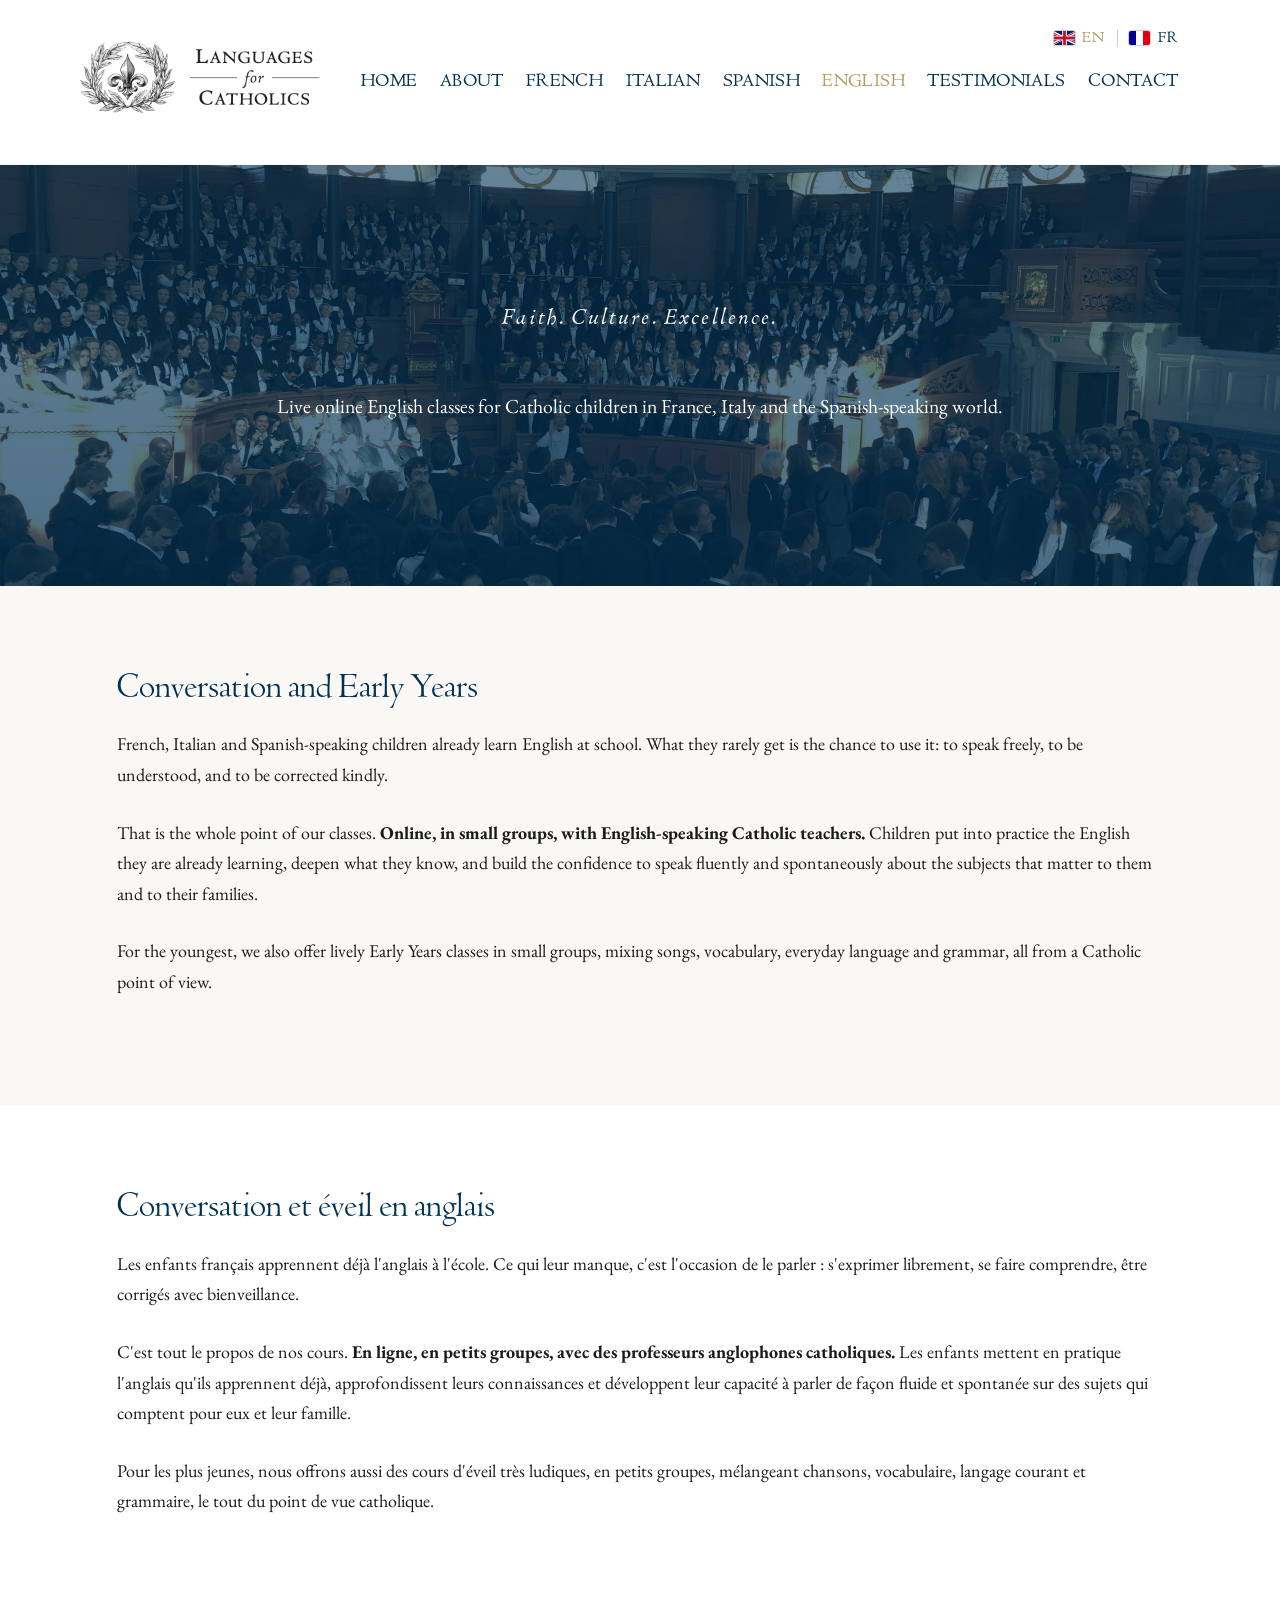
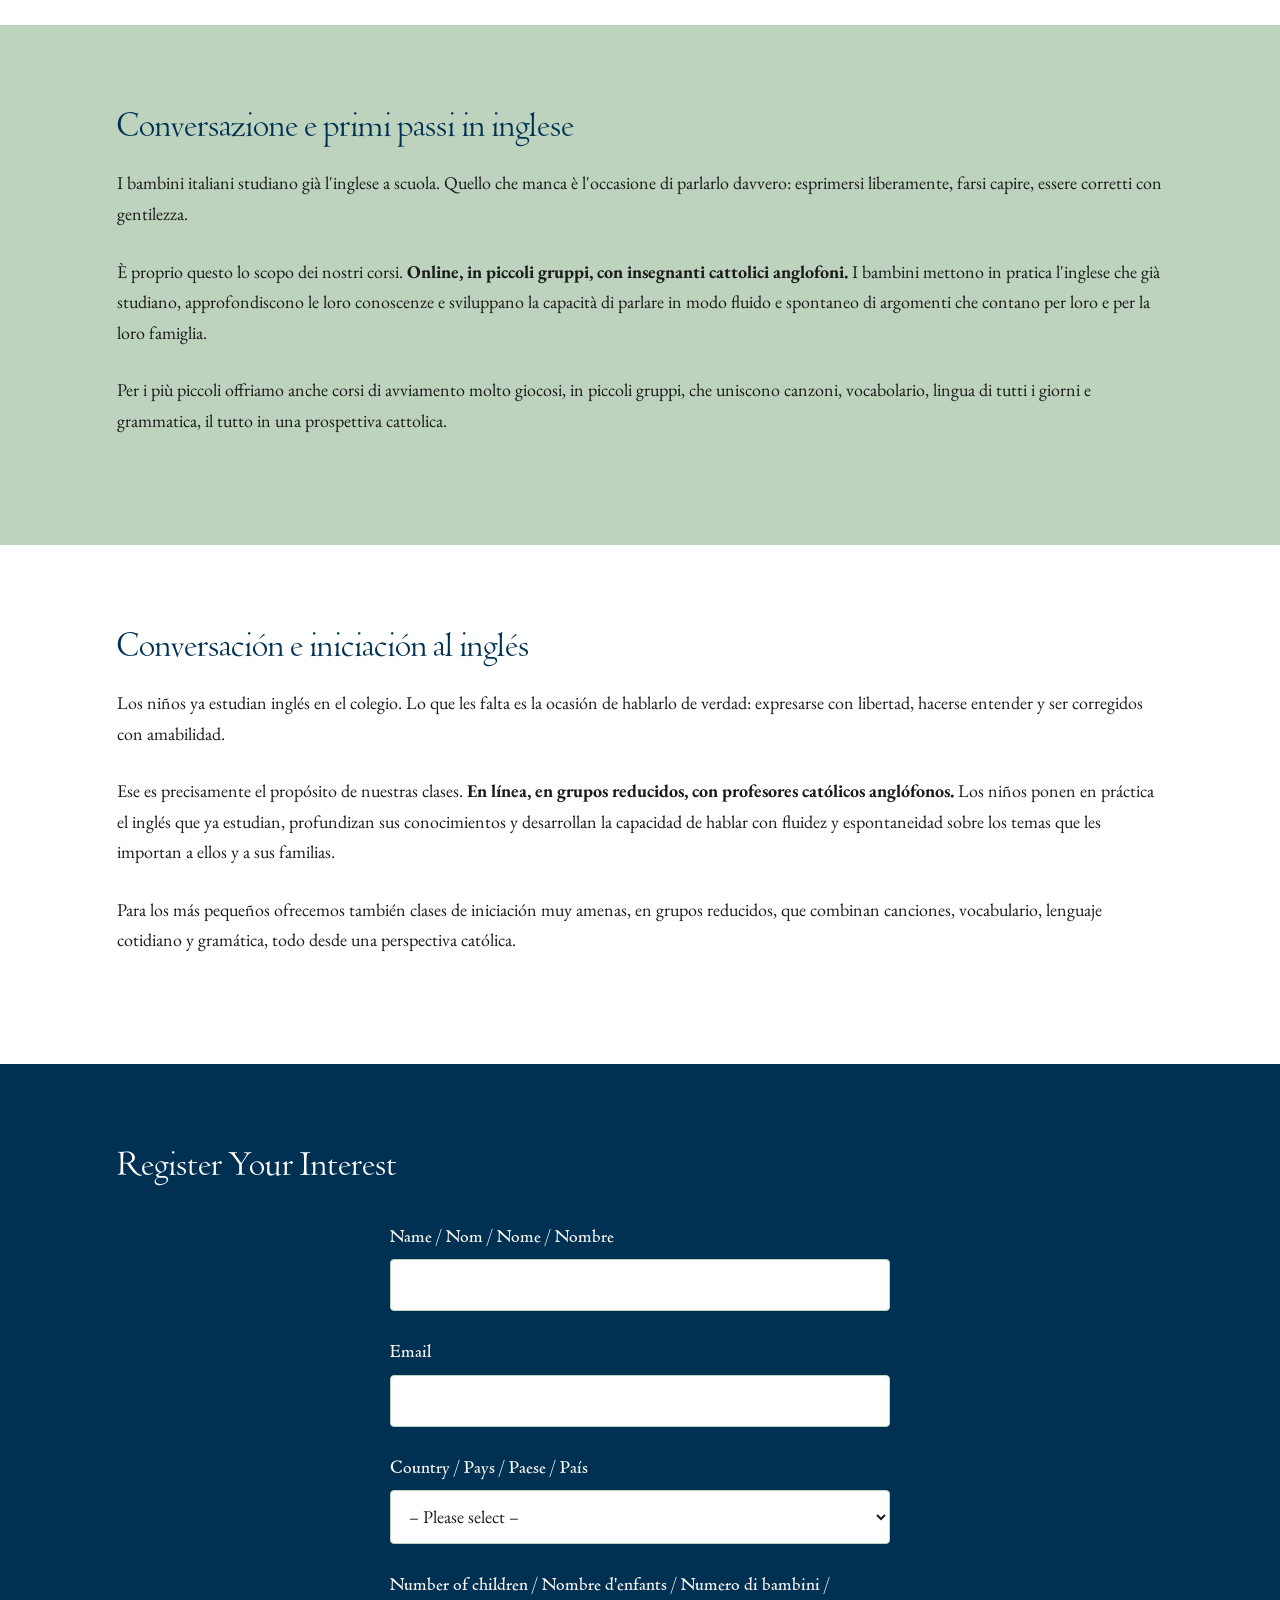
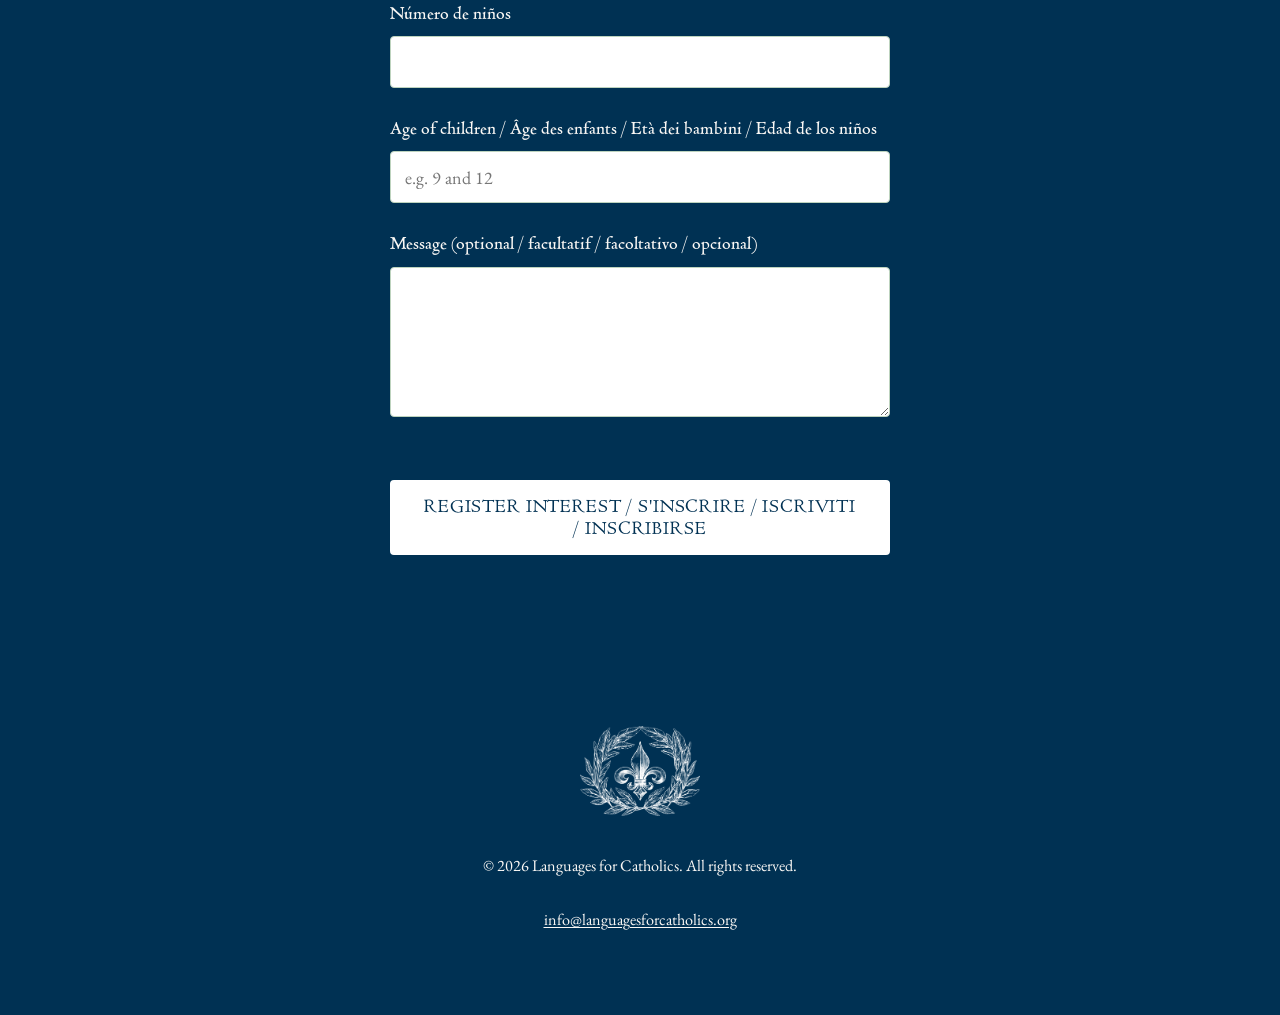
<file: languagesforcatholics/english.html>
<!DOCTYPE html>
<html lang="en">
<head>
    <meta charset="UTF-8">
    <meta name="viewport" content="width=device-width, initial-scale=1.0">
    <meta name="description" content="English for Catholics – live online English classes for Catholic children in France, Italy and the Spanish-speaking world. Conversation practice for those already learning at school, and Early Years classes for the youngest.">
    <title>English for Catholics | Languages for Catholics</title>
    <link rel="alternate" hreflang="en" href="https://languagesforcatholics.org/english">
    <link rel="alternate" hreflang="fr" href="https://languagesforcatholics.org/fr/anglais">
    <link rel="alternate" hreflang="x-default" href="https://languagesforcatholics.org/english">
    <meta property="og:type" content="website">
    <meta property="og:site_name" content="Languages for Catholics">
    <meta property="og:title" content="English for Catholics | Languages for Catholics">
    <meta property="og:description" content="English for Catholics – live online English classes for Catholic children in France, Italy and the Spanish-speaking world. Conversation practice for those already learning at school, and Early Years classes for the youngest.">
    <meta property="og:url" content="https://languagesforcatholics.org/english">
    <meta property="og:image" content="https://languagesforcatholics.org/images/share/share-english.jpg">
    <meta property="og:image:width" content="1200">
    <meta property="og:image:height" content="630">
    <meta property="og:image:alt" content="English for Catholics: Faith. Culture. Excellence.">
    <meta property="og:locale" content="en_GB">
    <meta name="twitter:card" content="summary_large_image">
    <link rel="stylesheet" href="css/style.css">
    <link rel="icon" type="image/png" href="images/favicon.png">
</head>
<body>

    <header class="header">
        <div class="container header__inner">
            <a href="index.html" class="header__logo">
                <img src="images/logo.png" alt="Languages for Catholics">
            </a>
            <button class="header__burger" aria-label="Open menu" aria-expanded="false">
                <span></span>
                <span></span>
                <span></span>
            </button>
            <div class="header__end">
                <nav class="header__nav" aria-label="Main menu">
                    <a href="index.html">Home</a>
                    <a href="about.html">About</a>
                    <a href="french.html">French</a>
                    <a href="italian.html">Italian</a>
                    <a href="spanish.html">Spanish</a>
                    <a href="english.html" class="active">English</a>
                    <a href="testimonials.html">Testimonials</a>
                    <a href="contact.html">Contact</a>
                </nav>
                <nav class="lang-switch" aria-label="Language / Langue">
                    <span class="lang-switch__link is-current" lang="en" aria-current="true"><span class="lang-switch__flag" aria-hidden="true"><svg viewBox="0 0 60 30" preserveAspectRatio="xMidYMid slice" focusable="false"><clipPath id="lfc-uk-a"><path d="M0,0 v30 h60 v-30 z"/></clipPath><clipPath id="lfc-uk-b"><path d="M30,15 h30 v15 z v15 h-30 z h-30 v-15 z v-15 h30 z"/></clipPath><g clip-path="url(#lfc-uk-a)"><path d="M0,0 v30 h60 v-30 z" fill="#012169"/><path d="M0,0 L60,30 M60,0 L0,30" stroke="#fff" stroke-width="6"/><path d="M0,0 L60,30 M60,0 L0,30" clip-path="url(#lfc-uk-b)" stroke="#C8102E" stroke-width="4"/><path d="M30,0 v30 M0,15 h60" stroke="#fff" stroke-width="10"/><path d="M30,0 v30 M0,15 h60" stroke="#C8102E" stroke-width="6"/></g></svg></span>EN</span>
                    <span class="lang-switch__sep" aria-hidden="true"></span>
                    <a class="lang-switch__link" href="fr/anglais.html" hreflang="fr" lang="fr" aria-label="Version française"><span class="lang-switch__flag" aria-hidden="true"><svg viewBox="0 0 3 2" preserveAspectRatio="none" focusable="false"><rect width="1" height="2" fill="#000091"/><rect x="1" width="1" height="2" fill="#fff"/><rect x="2" width="1" height="2" fill="#E1000F"/></svg></span>FR</a>
                </nav>
            </div>
        </div>
    </header>

    <div class="nav-overlay"></div>

    <section class="hero hero--image hero--england">
        <div class="container">
            <h1 class="hero__tagline"><span class="visually-hidden">English for Catholics: </span>Faith. Culture. Excellence.</h1>
            <div class="hero__intro">
                <p>Live online English classes for Catholic children in France, Italy and the Spanish-speaking world.</p>
            </div>
        </div>
    </section>

    <section class="section section--cream">
        <div class="container">
            <h2>Conversation and Early Years</h2>
            <p>French, Italian and Spanish-speaking children already learn English at school. What they rarely get is the chance to use it: to speak freely, to be understood, and to be corrected kindly.</p>
            <p>That is the whole point of our classes. <strong>Online, in small groups, with English-speaking Catholic teachers.</strong> Children put into practice the English they are already learning, deepen what they know, and build the confidence to speak fluently and spontaneously about the subjects that matter to them and to their families.</p>
            <p>For the youngest, we also offer lively Early Years classes in small groups, mixing songs, vocabulary, everyday language and grammar, all from a Catholic point of view.</p>
        </div>
    </section>

    <section class="section">
        <div class="container">
            <h2>Conversation et éveil en anglais</h2>
            <p>Les enfants français apprennent déjà l'anglais à l'école. Ce qui leur manque, c'est l'occasion de le parler : s'exprimer librement, se faire comprendre, être corrigés avec bienveillance.</p>
            <p>C'est tout le propos de nos cours. <strong>En ligne, en petits groupes, avec des professeurs anglophones catholiques.</strong> Les enfants mettent en pratique l'anglais qu'ils apprennent déjà, approfondissent leurs connaissances et développent leur capacité à parler de façon fluide et spontanée sur des sujets qui comptent pour eux et leur famille.</p>
            <p>Pour les plus jeunes, nous offrons aussi des cours d'éveil très ludiques, en petits groupes, mélangeant chansons, vocabulaire, langage courant et grammaire, le tout du point de vue catholique.</p>
        </div>
    </section>

    <section class="section section--sage">
        <div class="container">
            <h2>Conversazione e primi passi in inglese</h2>
            <p>I bambini italiani studiano già l'inglese a scuola. Quello che manca è l'occasione di parlarlo davvero: esprimersi liberamente, farsi capire, essere corretti con gentilezza.</p>
            <p>È proprio questo lo scopo dei nostri corsi. <strong>Online, in piccoli gruppi, con insegnanti cattolici anglofoni.</strong> I bambini mettono in pratica l'inglese che già studiano, approfondiscono le loro conoscenze e sviluppano la capacità di parlare in modo fluido e spontaneo di argomenti che contano per loro e per la loro famiglia.</p>
            <p>Per i più piccoli offriamo anche corsi di avviamento molto giocosi, in piccoli gruppi, che uniscono canzoni, vocabolario, lingua di tutti i giorni e grammatica, il tutto in una prospettiva cattolica.</p>
        </div>
    </section>

    <section class="section">
        <div class="container">
            <h2>Conversación e iniciación al inglés</h2>
            <p>Los niños ya estudian inglés en el colegio. Lo que les falta es la ocasión de hablarlo de verdad: expresarse con libertad, hacerse entender y ser corregidos con amabilidad.</p>
            <p>Ese es precisamente el propósito de nuestras clases. <strong>En línea, en grupos reducidos, con profesores católicos anglófonos.</strong> Los niños ponen en práctica el inglés que ya estudian, profundizan sus conocimientos y desarrollan la capacidad de hablar con fluidez y espontaneidad sobre los temas que les importan a ellos y a sus familias.</p>
            <p>Para los más pequeños ofrecemos también clases de iniciación muy amenas, en grupos reducidos, que combinan canciones, vocabulario, lenguaje cotidiano y gramática, todo desde una perspectiva católica.</p>
        </div>
    </section>

    <section class="section section--blue">
        <div class="container">
            <h2>Register Your Interest</h2>
            <form class="contact-form" method="POST" action="https://api.web3forms.com/submit"
                  data-sending="Sending... / Envoi... / Invio... / Enviando..."
                  data-success="Thank you, we will be in touch. / Merci, nous vous recontacterons. / Grazie, vi ricontatteremo. / Gracias, nos pondremos en contacto."
                  data-error="Sorry, that did not send. Please email us at">
                <!-- The access key is set in js/form.js. Do not paste it here. -->
                <input type="hidden" name="access_key" value="">
                <input type="hidden" name="subject" value="English for Catholics – interest registered">
                <input type="hidden" name="from_name" value="Languages for Catholics website">
                <input type="checkbox" name="botcheck" class="hidden" style="display:none;" tabindex="-1" autocomplete="off">
                <div class="form-group">
                    <label for="name">Name / Nom / Nome / Nombre</label>
                    <input type="text" id="name" name="name" required="">
                </div>
                <div class="form-group">
                    <label for="email">Email</label>
                    <input type="email" id="email" name="email" required="">
                </div>
                <div class="form-group">
                    <label for="country">Country / Pays / Paese / País</label>
                    <select id="country" name="country" required="">
                        <option value="">– Please select –</option>
                        <option value="France">France</option>
                        <option value="Italy">Italia</option>
                        <option value="España">España</option>
                        <option value="Other">Other / Autre / Altro / Otra</option>
                    </select>
                </div>
                <div class="form-group">
                    <label for="children">Number of children / Nombre d'enfants / Numero di bambini / Número de niños</label>
                    <input type="number" id="children" name="children" min="1" max="10">
                </div>
                <div class="form-group">
                    <label for="ages">Age of children / Âge des enfants / Età dei bambini / Edad de los niños</label>
                    <input type="text" id="ages" name="ages" placeholder="e.g. 9 and 12">
                </div>
                <div class="form-group">
                    <label for="message">Message (optional / facultatif / facoltativo / opcional)</label>
                    <textarea id="message" name="message" rows="4"></textarea>
                </div>
                
                <button type="submit" class="btn" style="background-color: var(--color-white); color: var(--color-prussian-blue); border-color: var(--color-white);">Register Interest / S'inscrire / Iscriviti / Inscribirse</button>
                <p class="form-status" role="status" aria-live="polite"></p>
            </form>

            <div class="form-fallback" hidden>
                <p>Please write to us and we will reply.<br>
                   Écrivez-nous et nous vous répondrons.<br>
                   Scriveteci e vi risponderemo.<br>
                   Escríbanos y le responderemos.</p>
                <p><a class="btn" href="mailto:info@languagesforcatholics.org" style="background-color: var(--color-white); color: var(--color-prussian-blue); border-color: var(--color-white);">info@languagesforcatholics.org</a></p>
            </div>

            <noscript>
                <div class="form-fallback">
                    <p><a href="mailto:info@languagesforcatholics.org">info@languagesforcatholics.org</a></p>
                </div>
            </noscript>
        </div>
    </section>

    <footer class="footer">
        <div class="container">
            <img src="images/logo-emblem.png" alt="" class="footer__logo">
            <p>&copy; 2026 Languages for Catholics. All rights reserved.</p>
            <p><a href="mailto:info@languagesforcatholics.org">info@languagesforcatholics.org</a></p>
        </div>
    </footer>

    <script src="js/menu.js"></script>
    <script src="js/form.js"></script>

</body>
</html>
</file>
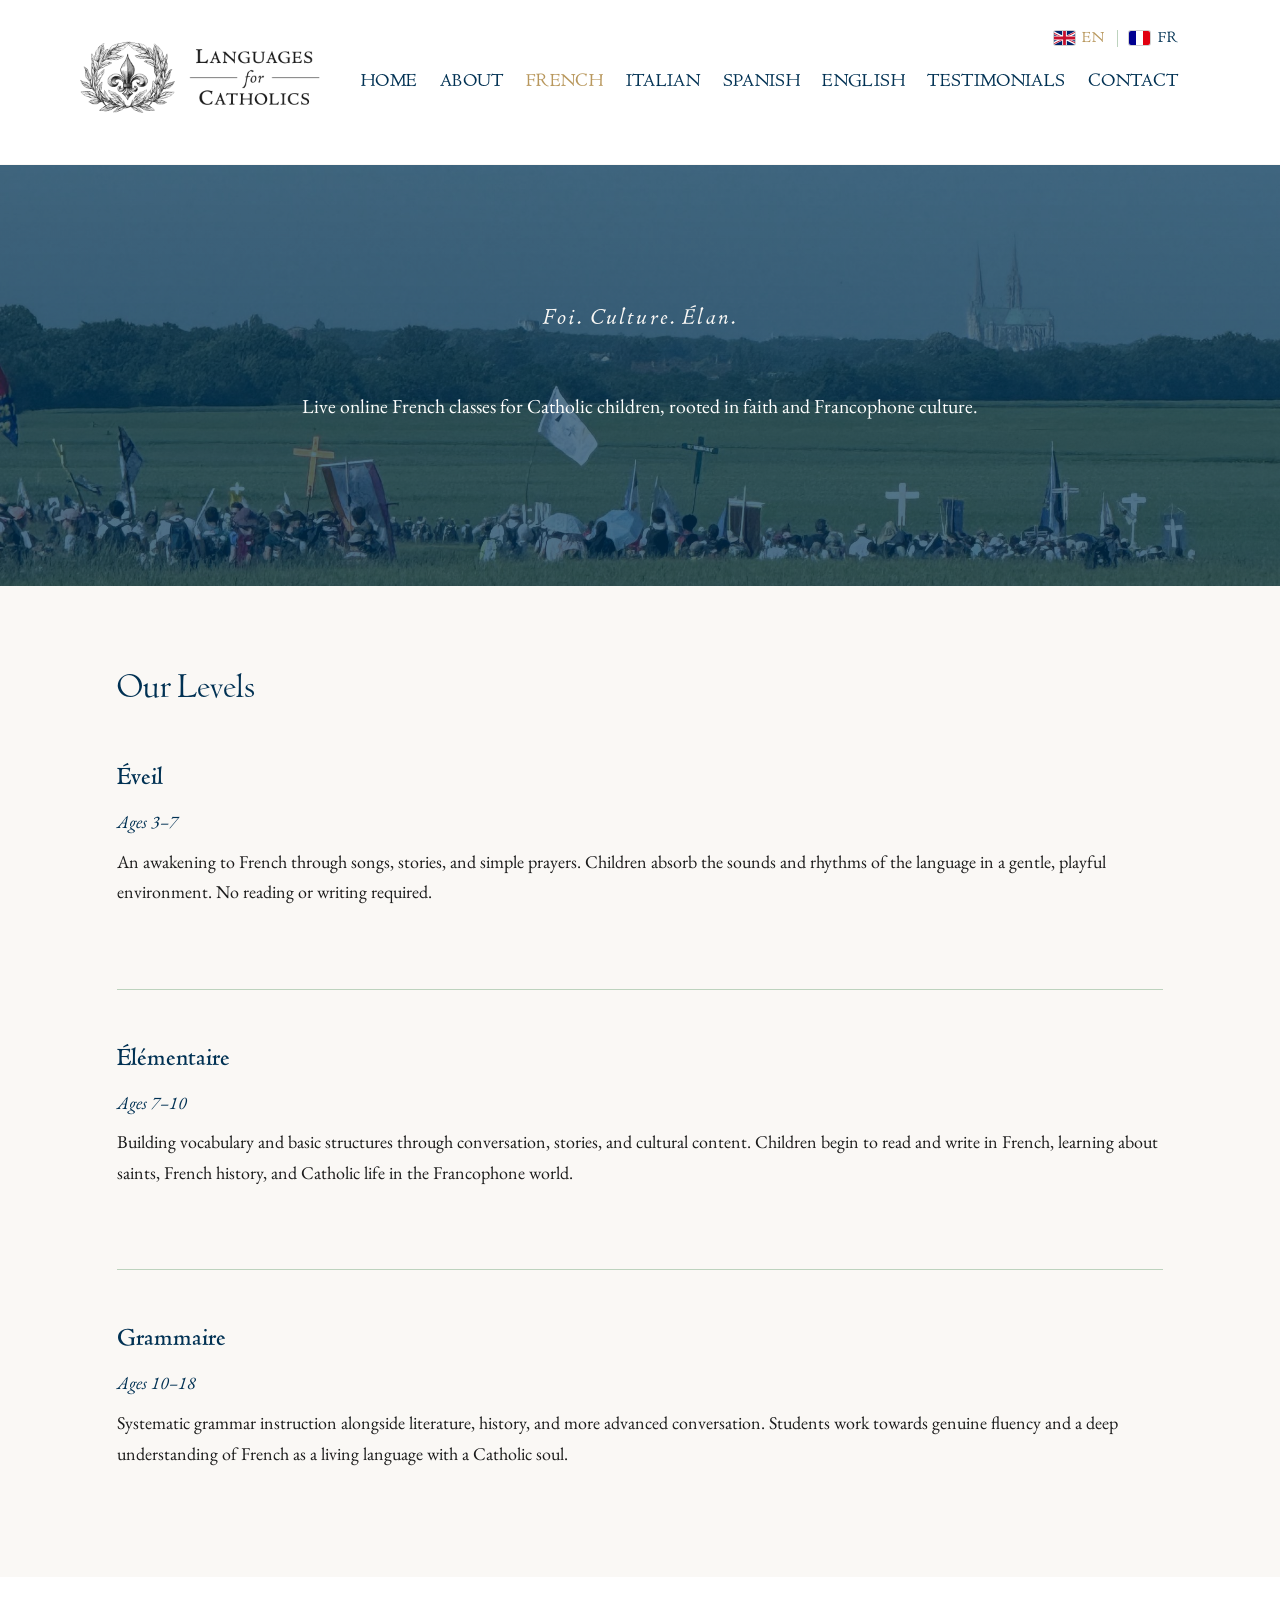
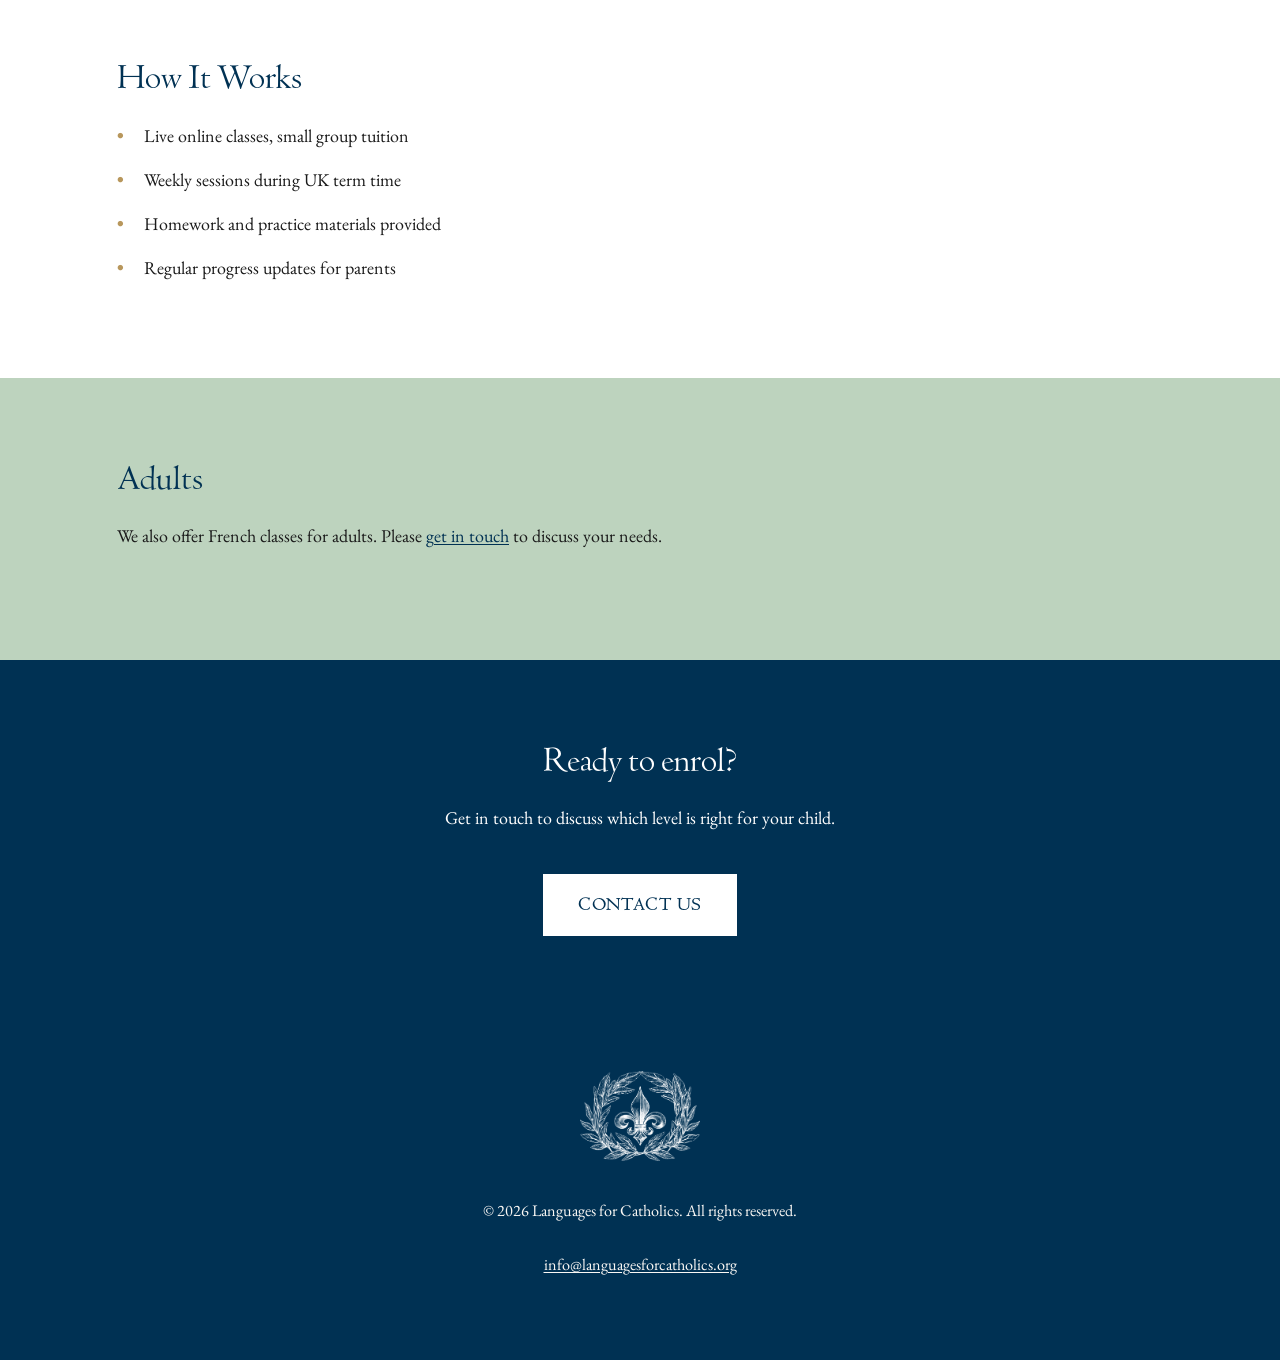
<file: languagesforcatholics/french.html>
<!DOCTYPE html>
<html lang="en">
<head>
    <meta charset="UTF-8">
    <meta name="viewport" content="width=device-width, initial-scale=1.0">
    <meta name="description" content="Live online French classes for Catholic children, rooted in faith and Francophone culture. From ages 3 to 18.">
    <title>French for Catholics | Languages for Catholics</title>
    <meta property="og:type" content="website">
    <meta property="og:site_name" content="Languages for Catholics">
    <meta property="og:title" content="French for Catholics | Languages for Catholics">
    <meta property="og:description" content="Live online French classes for Catholic children, rooted in faith and Francophone culture. From ages 3 to 18.">
    <meta property="og:url" content="https://languagesforcatholics.org/french">
    <meta property="og:image" content="https://languagesforcatholics.org/images/share/share-french.jpg">
    <meta property="og:image:width" content="1200">
    <meta property="og:image:height" content="630">
    <meta property="og:image:alt" content="French for Catholics: Foi. Culture. Élan.">
    <meta property="og:locale" content="en_GB">
    <meta name="twitter:card" content="summary_large_image">
    <link rel="stylesheet" href="css/style.css">
    <link rel="icon" type="image/png" href="images/favicon.png">
</head>
<body>

    <header class="header">
        <div class="container header__inner">
            <a href="index.html" class="header__logo">
                <img src="images/logo.png" alt="Languages for Catholics">
            </a>
            <button class="header__burger" aria-label="Open menu" aria-expanded="false">
                <span></span>
                <span></span>
                <span></span>
            </button>
            <div class="header__end">
                <nav class="header__nav" aria-label="Main menu">
                    <a href="index.html">Home</a>
                    <a href="about.html">About</a>
                    <a href="french.html" class="active">French</a>
                    <a href="italian.html">Italian</a>
                    <a href="spanish.html">Spanish</a>
                    <a href="english.html">English</a>
                    <a href="testimonials.html">Testimonials</a>
                    <a href="contact.html">Contact</a>
                </nav>
                <nav class="lang-switch" aria-label="Language / Langue">
                    <span class="lang-switch__link is-current" lang="en" aria-current="true"><span class="lang-switch__flag" aria-hidden="true"><svg viewBox="0 0 60 30" preserveAspectRatio="xMidYMid slice" focusable="false"><clipPath id="lfc-uk-a"><path d="M0,0 v30 h60 v-30 z"/></clipPath><clipPath id="lfc-uk-b"><path d="M30,15 h30 v15 z v15 h-30 z h-30 v-15 z v-15 h30 z"/></clipPath><g clip-path="url(#lfc-uk-a)"><path d="M0,0 v30 h60 v-30 z" fill="#012169"/><path d="M0,0 L60,30 M60,0 L0,30" stroke="#fff" stroke-width="6"/><path d="M0,0 L60,30 M60,0 L0,30" clip-path="url(#lfc-uk-b)" stroke="#C8102E" stroke-width="4"/><path d="M30,0 v30 M0,15 h60" stroke="#fff" stroke-width="10"/><path d="M30,0 v30 M0,15 h60" stroke="#C8102E" stroke-width="6"/></g></svg></span>EN</span>
                    <span class="lang-switch__sep" aria-hidden="true"></span>
                    <a class="lang-switch__link" href="fr/autres-langues.html" hreflang="fr" lang="fr" aria-label="Version française"><span class="lang-switch__flag" aria-hidden="true"><svg viewBox="0 0 3 2" preserveAspectRatio="none" focusable="false"><rect width="1" height="2" fill="#000091"/><rect x="1" width="1" height="2" fill="#fff"/><rect x="2" width="1" height="2" fill="#E1000F"/></svg></span>FR</a>
                </nav>
            </div>
        </div>
    </header>
    <div class="nav-overlay"></div>

    <section class="hero hero--image hero--france">
        <div class="container">
            <h1 class="hero__tagline"><span class="visually-hidden">French for Catholics: </span><span lang="fr">Foi. Culture. Élan.</span></h1>
            <div class="hero__intro">
                <p>Live online French classes for Catholic children, rooted in faith and Francophone culture.</p>
            </div>
        </div>
    </section>

    <section class="section section--cream">
        <div class="container">
            <h2>Our Levels</h2>
            <div class="levels">
                <div class="level">
                    <h3>Éveil</h3>
                    <p class="level__ages">Ages 3–7</p>
                    <p>An awakening to French through songs, stories, and simple prayers. Children absorb the sounds and rhythms of the language in a gentle, playful environment. No reading or writing required.</p>
                </div>
                <div class="level">
                    <h3>Élémentaire</h3>
                    <p class="level__ages">Ages 7–10</p>
                    <p>Building vocabulary and basic structures through conversation, stories, and cultural content. Children begin to read and write in French, learning about saints, French history, and Catholic life in the Francophone world.</p>
                </div>
                <div class="level">
                    <h3>Grammaire</h3>
                    <p class="level__ages">Ages 10–18</p>
                    <p>Systematic grammar instruction alongside literature, history, and more advanced conversation. Students work towards genuine fluency and a deep understanding of French as a living language with a Catholic soul.</p>
                </div>
            </div>
        </div>
    </section>

    <section class="section how-it-works">
        <div class="container">
            <h2>How It Works</h2>
            <ul>
                <li>Live online classes, small group tuition</li>
                <li>Weekly sessions during UK term time</li>
                <li>Homework and practice materials provided</li>
                <li>Regular progress updates for parents</li>
            </ul>
        </div>
    </section>

    <section class="section section--sage">
        <div class="container">
            <h2>Adults</h2>
            <p>We also offer French classes for adults. Please <a href="contact.html">get in touch</a> to discuss your needs.</p>
        </div>
    </section>

    <section class="section section--blue">
        <div class="container text-center">
            <h2>Ready to enrol?</h2>
            <p>Get in touch to discuss which level is right for your child.</p>
            <div class="btn-group">
                <a href="contact.html" class="btn" style="background-color: var(--color-white); color: var(--color-prussian-blue); border-color: var(--color-white);">Contact us</a>
            </div>
        </div>
    </section>

    <footer class="footer">
        <div class="container">
            <img src="images/logo-emblem.png" alt="" class="footer__logo">
            <p>&copy; 2026 Languages for Catholics. All rights reserved.</p>
            <p><a href="mailto:info@languagesforcatholics.org">info@languagesforcatholics.org</a></p>
        </div>
    </footer>

    <script src="js/menu.js"></script>

</body>
</html>
</file>
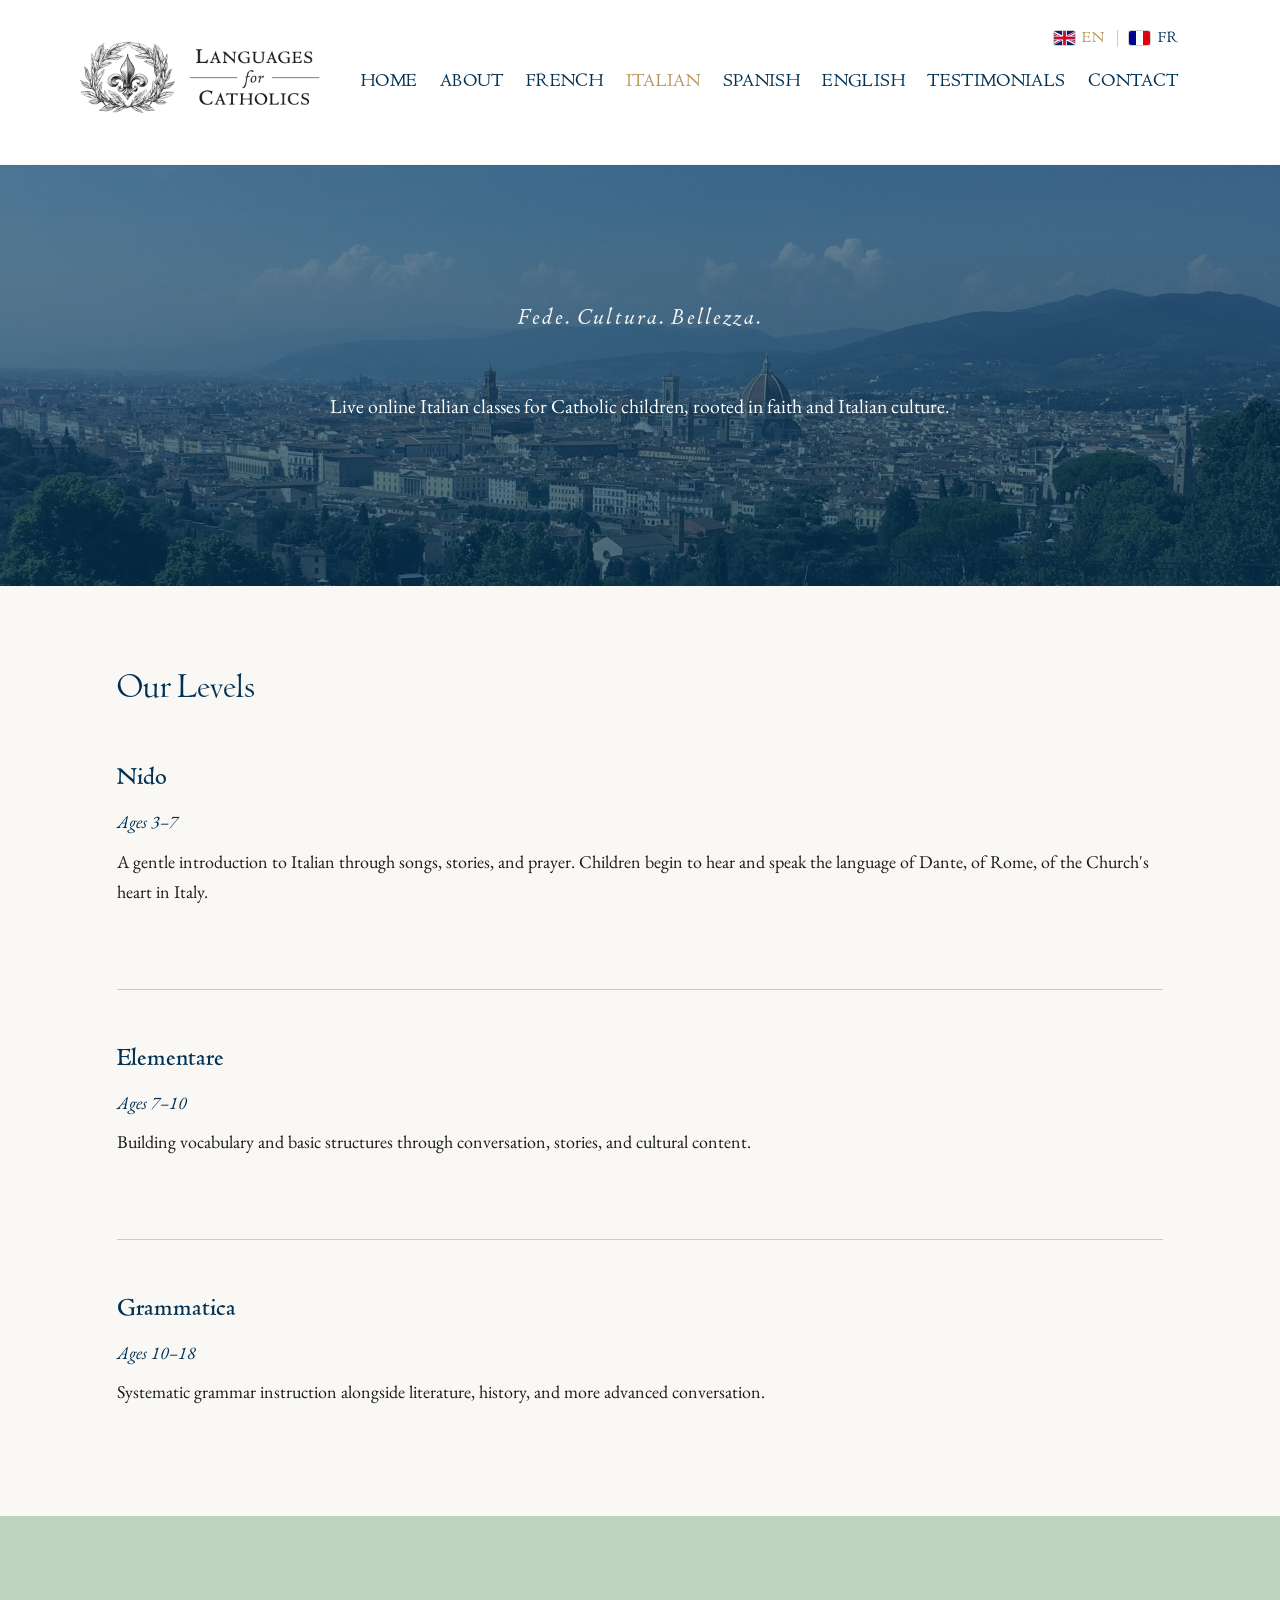
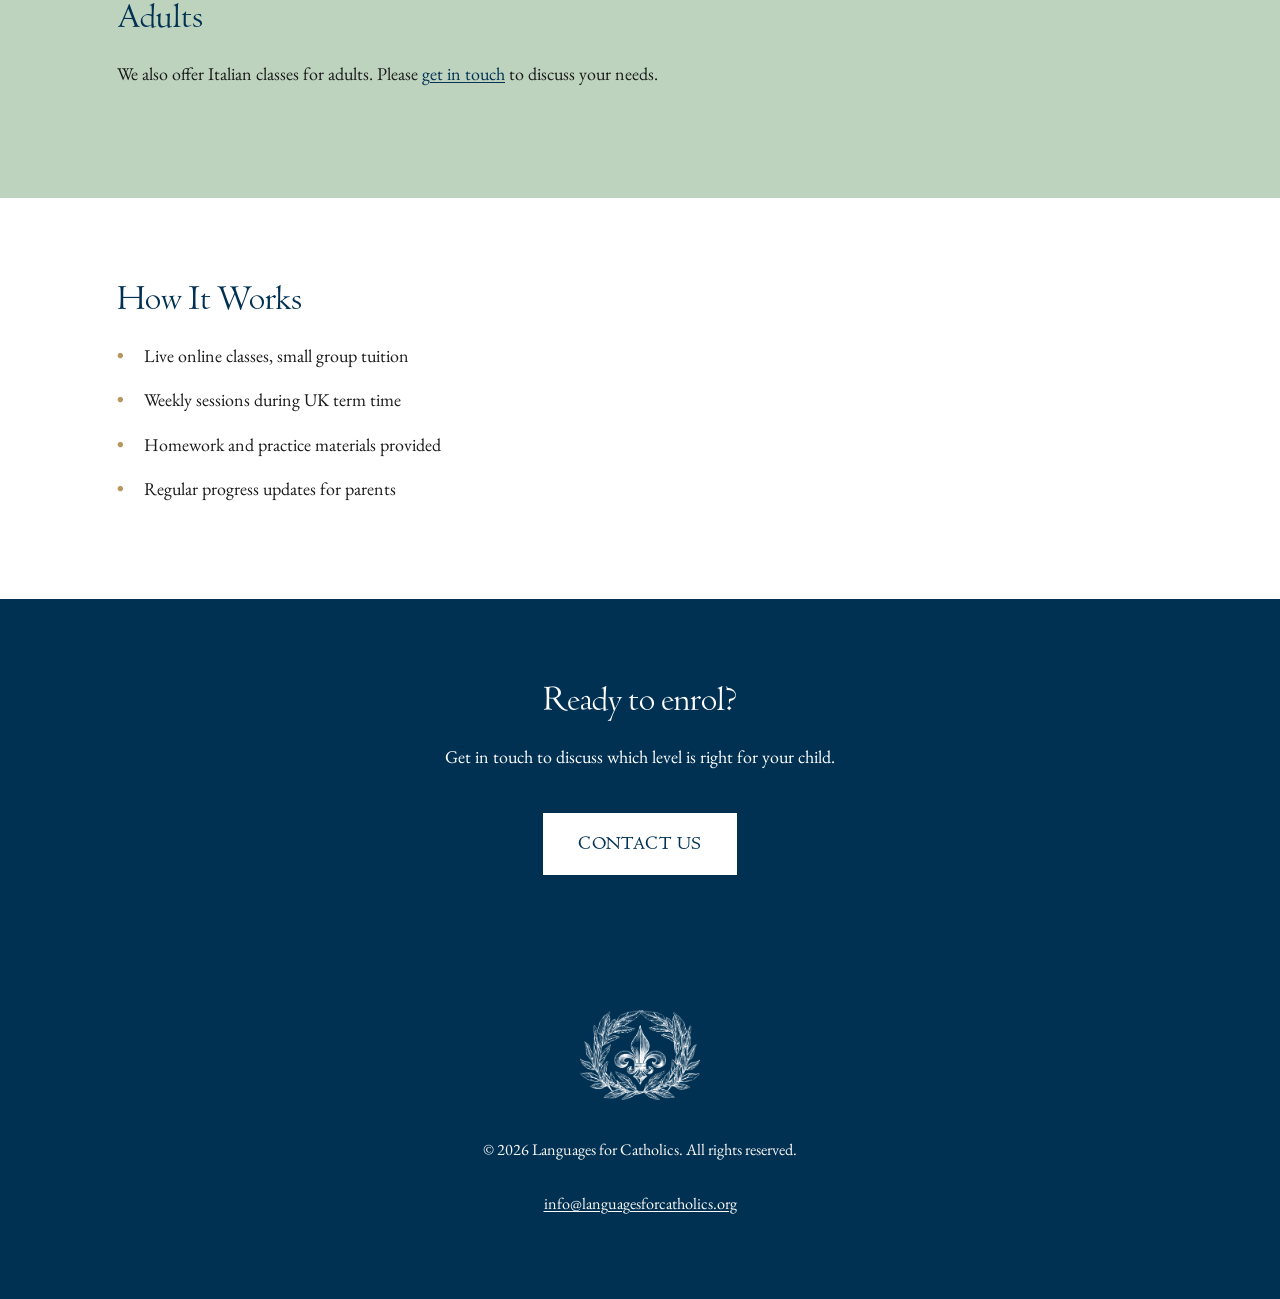
<file: languagesforcatholics/italian.html>
<!DOCTYPE html>
<html lang="en">
<head>
    <meta charset="UTF-8">
    <meta name="viewport" content="width=device-width, initial-scale=1.0">
    <meta name="description" content="Live online Italian classes for Catholic children, rooted in faith and Italian culture.">
    <title>Italian for Catholics | Languages for Catholics</title>
    <meta property="og:type" content="website">
    <meta property="og:site_name" content="Languages for Catholics">
    <meta property="og:title" content="Italian for Catholics | Languages for Catholics">
    <meta property="og:description" content="Live online Italian classes for Catholic children, rooted in faith and Italian culture.">
    <meta property="og:url" content="https://languagesforcatholics.org/italian">
    <meta property="og:image" content="https://languagesforcatholics.org/images/share/share-italian.jpg">
    <meta property="og:image:width" content="1200">
    <meta property="og:image:height" content="630">
    <meta property="og:image:alt" content="Italian for Catholics: Fede. Cultura. Bellezza.">
    <meta property="og:locale" content="en_GB">
    <meta name="twitter:card" content="summary_large_image">
    <link rel="stylesheet" href="css/style.css">
    <link rel="icon" type="image/png" href="images/favicon.png">
</head>
<body>

    <header class="header">
        <div class="container header__inner">
            <a href="index.html" class="header__logo">
                <img src="images/logo.png" alt="Languages for Catholics">
            </a>
            <button class="header__burger" aria-label="Open menu" aria-expanded="false">
                <span></span>
                <span></span>
                <span></span>
            </button>
            <div class="header__end">
                <nav class="header__nav" aria-label="Main menu">
                    <a href="index.html">Home</a>
                    <a href="about.html">About</a>
                    <a href="french.html">French</a>
                    <a href="italian.html" class="active">Italian</a>
                    <a href="spanish.html">Spanish</a>
                    <a href="english.html">English</a>
                    <a href="testimonials.html">Testimonials</a>
                    <a href="contact.html">Contact</a>
                </nav>
                <nav class="lang-switch" aria-label="Language / Langue">
                    <span class="lang-switch__link is-current" lang="en" aria-current="true"><span class="lang-switch__flag" aria-hidden="true"><svg viewBox="0 0 60 30" preserveAspectRatio="xMidYMid slice" focusable="false"><clipPath id="lfc-uk-a"><path d="M0,0 v30 h60 v-30 z"/></clipPath><clipPath id="lfc-uk-b"><path d="M30,15 h30 v15 z v15 h-30 z h-30 v-15 z v-15 h30 z"/></clipPath><g clip-path="url(#lfc-uk-a)"><path d="M0,0 v30 h60 v-30 z" fill="#012169"/><path d="M0,0 L60,30 M60,0 L0,30" stroke="#fff" stroke-width="6"/><path d="M0,0 L60,30 M60,0 L0,30" clip-path="url(#lfc-uk-b)" stroke="#C8102E" stroke-width="4"/><path d="M30,0 v30 M0,15 h60" stroke="#fff" stroke-width="10"/><path d="M30,0 v30 M0,15 h60" stroke="#C8102E" stroke-width="6"/></g></svg></span>EN</span>
                    <span class="lang-switch__sep" aria-hidden="true"></span>
                    <a class="lang-switch__link" href="fr/autres-langues.html" hreflang="fr" lang="fr" aria-label="Version française"><span class="lang-switch__flag" aria-hidden="true"><svg viewBox="0 0 3 2" preserveAspectRatio="none" focusable="false"><rect width="1" height="2" fill="#000091"/><rect x="1" width="1" height="2" fill="#fff"/><rect x="2" width="1" height="2" fill="#E1000F"/></svg></span>FR</a>
                </nav>
            </div>
        </div>
    </header>
    <div class="nav-overlay"></div>

    <section class="hero hero--image hero--italy">
        <div class="container">
            <h1 class="hero__tagline"><span class="visually-hidden">Italian for Catholics: </span><span lang="it">Fede. Cultura. Bellezza.</span></h1>
            <div class="hero__intro">
                <p>Live online Italian classes for Catholic children, rooted in faith and Italian culture.</p>
            </div>
        </div>
    </section>

    <section class="section section--cream">
        <div class="container">
            <h2>Our Levels</h2>
            <div class="levels">
                <div class="level">
                    <h3>Nido</h3>
                    <p class="level__ages">Ages 3–7</p>
                    <p>A gentle introduction to Italian through songs, stories, and prayer. Children begin to hear and speak the language of Dante, of Rome, of the Church's heart in Italy.</p>
                </div>
                <div class="level">
                    <h3>Elementare</h3>
                    <p class="level__ages">Ages 7–10</p>
                    <p>Building vocabulary and basic structures through conversation, stories, and cultural content.</p>
                </div>
                <div class="level">
                    <h3>Grammatica</h3>
                    <p class="level__ages">Ages 10–18</p>
                    <p>Systematic grammar instruction alongside literature, history, and more advanced conversation.</p>
                </div>
            </div>
        </div>
    </section>

     <section class="section section--sage">
        <div class="container">
            <h2>Adults</h2>
            <p>We also offer Italian classes for adults. Please <a href="contact.html">get in touch</a> to discuss your needs.</p>
        </div>
    </section>

    <section class="section how-it-works">
        <div class="container">
            <h2>How It Works</h2>
            <ul>
                <li>Live online classes, small group tuition</li>
                <li>Weekly sessions during UK term time</li>
                <li>Homework and practice materials provided</li>
                <li>Regular progress updates for parents</li>
            </ul>
        </div>
    </section>

    <section class="section section--blue">
        <div class="container text-center">
            <h2>Ready to enrol?</h2>
            <p>Get in touch to discuss which level is right for your child.</p>
            <div class="btn-group">
                <a href="contact.html" class="btn" style="background-color: var(--color-white); color: var(--color-prussian-blue); border-color: var(--color-white);">Contact us</a>
            </div>
        </div>
    </section>

    <footer class="footer">
        <div class="container">
            <img src="images/logo-emblem.png" alt="" class="footer__logo">
            <p>&copy; 2026 Languages for Catholics. All rights reserved.</p>
            <p><a href="mailto:info@languagesforcatholics.org">info@languagesforcatholics.org</a></p>
        </div>
    </footer>

    <script src="js/menu.js"></script>

</body>
</html>
</file>
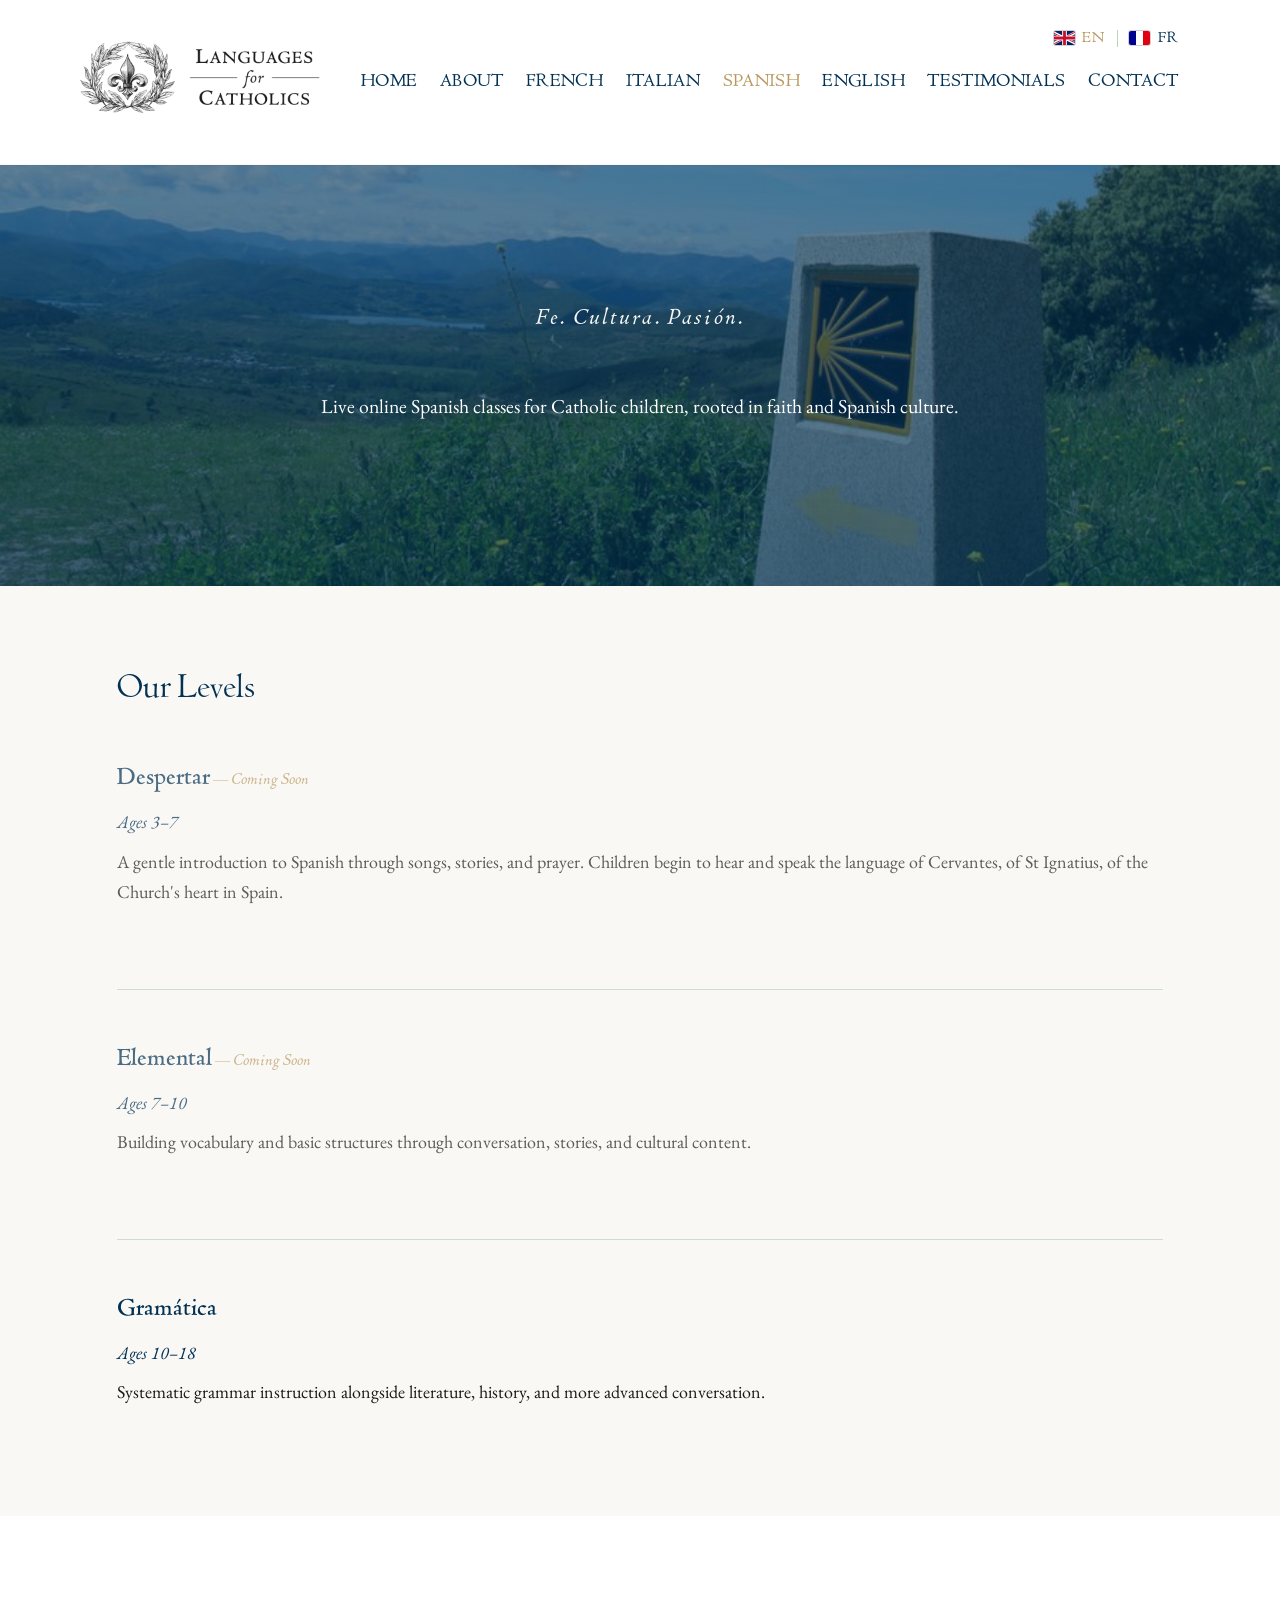
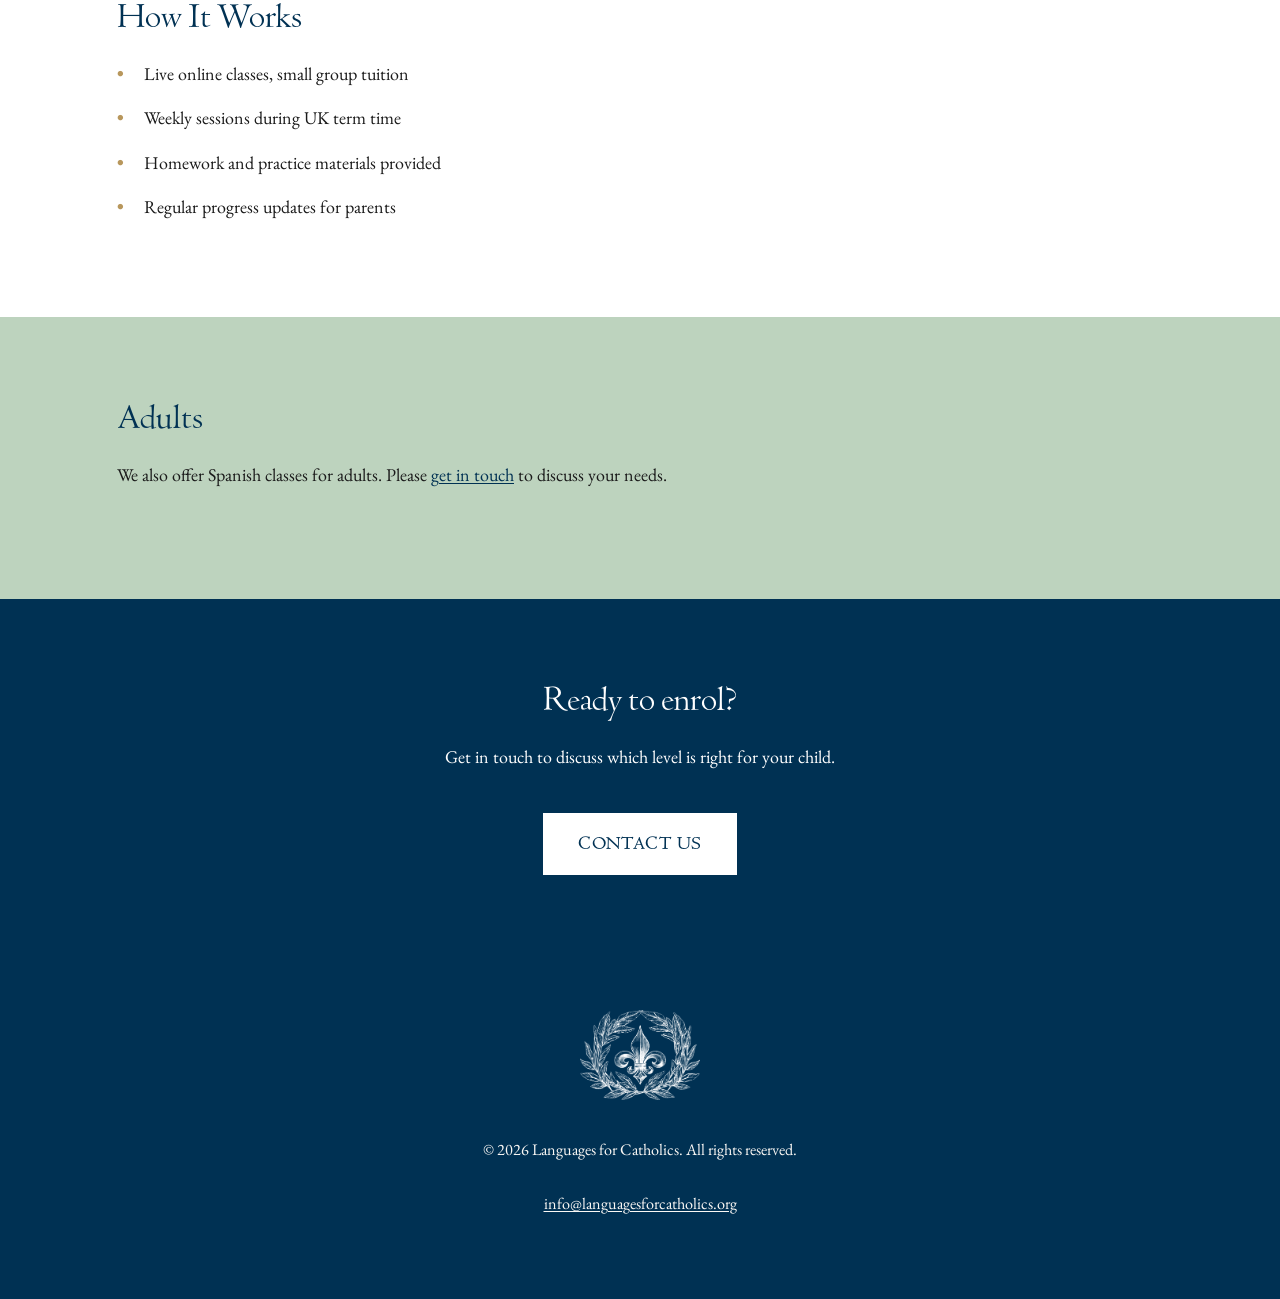
<file: languagesforcatholics/spanish.html>
<!DOCTYPE html>
<html lang="en">
<head>
    <meta charset="UTF-8">
    <meta name="viewport" content="width=device-width, initial-scale=1.0">
    <meta name="description" content="Live online Spanish classes for Catholic children, rooted in faith and Spanish culture.">
    <title>Spanish for Catholics | Languages for Catholics</title>
    <meta property="og:type" content="website">
    <meta property="og:site_name" content="Languages for Catholics">
    <meta property="og:title" content="Spanish for Catholics | Languages for Catholics">
    <meta property="og:description" content="Live online Spanish classes for Catholic children, rooted in faith and Spanish culture.">
    <meta property="og:url" content="https://languagesforcatholics.org/spanish">
    <meta property="og:image" content="https://languagesforcatholics.org/images/share/share-spanish.jpg">
    <meta property="og:image:width" content="1200">
    <meta property="og:image:height" content="630">
    <meta property="og:image:alt" content="Spanish for Catholics: Fe. Cultura. Pasión.">
    <meta property="og:locale" content="en_GB">
    <meta name="twitter:card" content="summary_large_image">
    <link rel="stylesheet" href="css/style.css">
    <link rel="icon" type="image/png" href="images/favicon.png">
</head>
<body>

    <header class="header">
        <div class="container header__inner">
            <a href="index.html" class="header__logo">
                <img src="images/logo.png" alt="Languages for Catholics">
            </a>
            <button class="header__burger" aria-label="Open menu" aria-expanded="false">
                <span></span>
                <span></span>
                <span></span>
            </button>
            <div class="header__end">
                <nav class="header__nav" aria-label="Main menu">
                    <a href="index.html">Home</a>
                    <a href="about.html">About</a>
                    <a href="french.html">French</a>
                    <a href="italian.html">Italian</a>
                    <a href="spanish.html" class="active">Spanish</a>
                    <a href="english.html">English</a>
                    <a href="testimonials.html">Testimonials</a>
                    <a href="contact.html">Contact</a>
                </nav>
                <nav class="lang-switch" aria-label="Language / Langue">
                    <span class="lang-switch__link is-current" lang="en" aria-current="true"><span class="lang-switch__flag" aria-hidden="true"><svg viewBox="0 0 60 30" preserveAspectRatio="xMidYMid slice" focusable="false"><clipPath id="lfc-uk-a"><path d="M0,0 v30 h60 v-30 z"/></clipPath><clipPath id="lfc-uk-b"><path d="M30,15 h30 v15 z v15 h-30 z h-30 v-15 z v-15 h30 z"/></clipPath><g clip-path="url(#lfc-uk-a)"><path d="M0,0 v30 h60 v-30 z" fill="#012169"/><path d="M0,0 L60,30 M60,0 L0,30" stroke="#fff" stroke-width="6"/><path d="M0,0 L60,30 M60,0 L0,30" clip-path="url(#lfc-uk-b)" stroke="#C8102E" stroke-width="4"/><path d="M30,0 v30 M0,15 h60" stroke="#fff" stroke-width="10"/><path d="M30,0 v30 M0,15 h60" stroke="#C8102E" stroke-width="6"/></g></svg></span>EN</span>
                    <span class="lang-switch__sep" aria-hidden="true"></span>
                    <a class="lang-switch__link" href="fr/autres-langues.html" hreflang="fr" lang="fr" aria-label="Version française"><span class="lang-switch__flag" aria-hidden="true"><svg viewBox="0 0 3 2" preserveAspectRatio="none" focusable="false"><rect width="1" height="2" fill="#000091"/><rect x="1" width="1" height="2" fill="#fff"/><rect x="2" width="1" height="2" fill="#E1000F"/></svg></span>FR</a>
                </nav>
            </div>
        </div>
    </header>
    <div class="nav-overlay"></div>

    <section class="hero hero--image hero--spain">
        <div class="container">
            <h1 class="hero__tagline"><span class="visually-hidden">Spanish for Catholics: </span><span lang="es">Fe. Cultura. Pasión.</span></h1>
            <div class="hero__intro">
                <p>Live online Spanish classes for Catholic children, rooted in faith and Spanish culture.</p>
            </div>
        </div>
    </section>

    <section class="section section--cream">
        <div class="container">
            <h2>Our Levels</h2>
            <div class="levels">
                <div class="level level--coming-soon">
                    <h3>Despertar</h3>
                    <p class="level__ages">Ages 3–7</p>
                    <p>A gentle introduction to Spanish through songs, stories, and prayer. Children begin to hear and speak the language of Cervantes, of St Ignatius, of the Church's heart in Spain.</p>
                </div>
                <div class="level level--coming-soon">
                    <h3>Elemental</h3>
                    <p class="level__ages">Ages 7–10</p>
                    <p>Building vocabulary and basic structures through conversation, stories, and cultural content.</p>
                </div>
                <div class="level">
                    <h3>Gramática</h3>
                    <p class="level__ages">Ages 10–18</p>
                    <p>Systematic grammar instruction alongside literature, history, and more advanced conversation.</p>
                </div>
            </div>
            
    </section>

    <section class="section how-it-works">
        <div class="container">
            <h2>How It Works</h2>
            <ul>
                <li>Live online classes, small group tuition</li>
                <li>Weekly sessions during UK term time</li>
                <li>Homework and practice materials provided</li>
                <li>Regular progress updates for parents</li>
            </ul>
        </div>
    </section>

 <section class="section section--sage">
        <div class="container">
            <h2>Adults</h2>
            <p>We also offer Spanish classes for adults. Please <a href="contact.html">get in touch</a> to discuss your needs.</p>
        </div>
    </section>

    <section class="section section--blue">
        <div class="container text-center">
            <h2>Ready to enrol?</h2>
            <p>Get in touch to discuss which level is right for your child.</p>
            <div class="btn-group">
                <a href="contact.html" class="btn" style="background-color: var(--color-white); color: var(--color-prussian-blue); border-color: var(--color-white);">Contact us</a>
            </div>
        </div>
    </section>

    <footer class="footer">
        <div class="container">
            <img src="images/logo-emblem.png" alt="" class="footer__logo">
            <p>&copy; 2026 Languages for Catholics. All rights reserved.</p>
            <p><a href="mailto:info@languagesforcatholics.org">info@languagesforcatholics.org</a></p>
        </div>
    </footer>

    <script src="js/menu.js"></script>

</body>
</html>
</file>
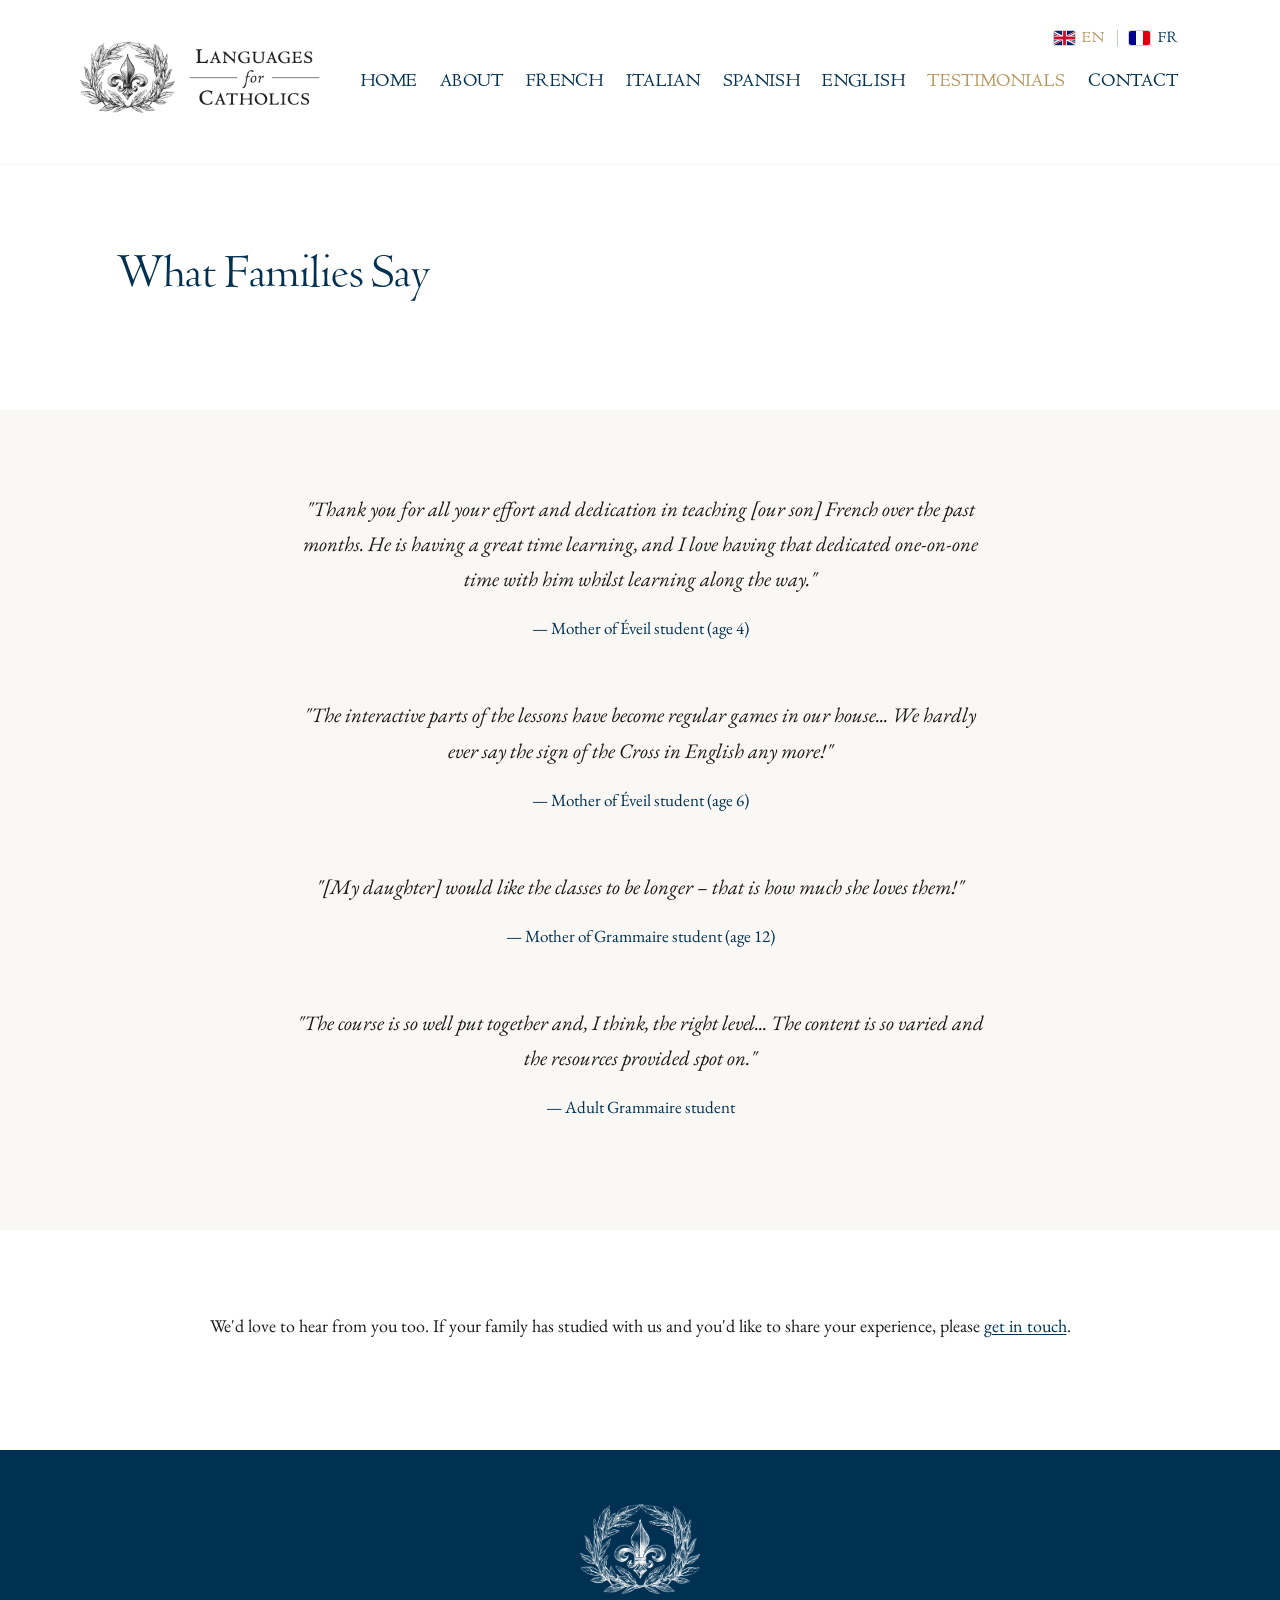
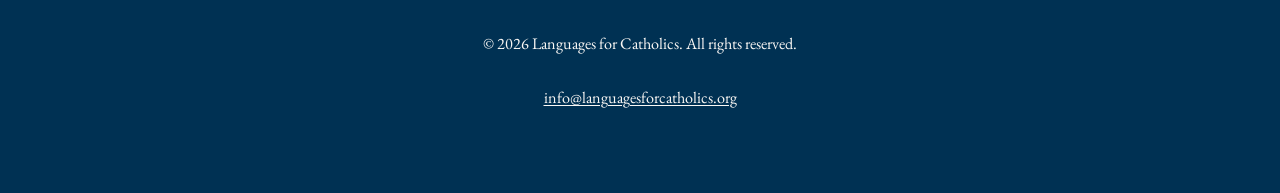
<file: languagesforcatholics/testimonials.html>
<!DOCTYPE html>
<html lang="en">
<head>
    <meta charset="UTF-8">
    <meta name="viewport" content="width=device-width, initial-scale=1.0">
    <meta name="description" content="What families say about Languages for Catholics.">
    <title>Testimonials | Languages for Catholics</title>
    <link rel="alternate" hreflang="en" href="https://languagesforcatholics.org/testimonials">
    <link rel="alternate" hreflang="fr" href="https://languagesforcatholics.org/fr/temoignages">
    <link rel="alternate" hreflang="x-default" href="https://languagesforcatholics.org/testimonials">
    <meta property="og:type" content="website">
    <meta property="og:site_name" content="Languages for Catholics">
    <meta property="og:title" content="Testimonials | Languages for Catholics">
    <meta property="og:description" content="What families say about Languages for Catholics.">
    <meta property="og:url" content="https://languagesforcatholics.org/testimonials">
    <meta property="og:image" content="https://languagesforcatholics.org/images/share/share-default-en.jpg">
    <meta property="og:image:width" content="1200">
    <meta property="og:image:height" content="630">
    <meta property="og:image:alt" content="Languages for Catholics: Faith. Culture. Fluency.">
    <meta property="og:locale" content="en_GB">
    <meta name="twitter:card" content="summary_large_image">
    <link rel="stylesheet" href="css/style.css">
    <link rel="icon" type="image/png" href="images/favicon.png">
    <link rel="icon" type="image/png" href="images/logo-emblem.png">
</head>
<body>

    <header class="header">
        <div class="container header__inner">
            <a href="index.html" class="header__logo">
                <img src="images/logo.png" alt="Languages for Catholics">
            </a>
            <button class="header__burger" aria-label="Open menu" aria-expanded="false">
                <span></span>
                <span></span>
                <span></span>
            </button>
            <div class="header__end">
                <nav class="header__nav" aria-label="Main menu">
                    <a href="index.html">Home</a>
                    <a href="about.html">About</a>
                    <a href="french.html">French</a>
                    <a href="italian.html">Italian</a>
                    <a href="spanish.html">Spanish</a>
                    <a href="english.html">English</a>
                    <a href="testimonials.html" class="active">Testimonials</a>
                    <a href="contact.html">Contact</a>
                </nav>
                <nav class="lang-switch" aria-label="Language / Langue">
                    <span class="lang-switch__link is-current" lang="en" aria-current="true"><span class="lang-switch__flag" aria-hidden="true"><svg viewBox="0 0 60 30" preserveAspectRatio="xMidYMid slice" focusable="false"><clipPath id="lfc-uk-a"><path d="M0,0 v30 h60 v-30 z"/></clipPath><clipPath id="lfc-uk-b"><path d="M30,15 h30 v15 z v15 h-30 z h-30 v-15 z v-15 h30 z"/></clipPath><g clip-path="url(#lfc-uk-a)"><path d="M0,0 v30 h60 v-30 z" fill="#012169"/><path d="M0,0 L60,30 M60,0 L0,30" stroke="#fff" stroke-width="6"/><path d="M0,0 L60,30 M60,0 L0,30" clip-path="url(#lfc-uk-b)" stroke="#C8102E" stroke-width="4"/><path d="M30,0 v30 M0,15 h60" stroke="#fff" stroke-width="10"/><path d="M30,0 v30 M0,15 h60" stroke="#C8102E" stroke-width="6"/></g></svg></span>EN</span>
                    <span class="lang-switch__sep" aria-hidden="true"></span>
                    <a class="lang-switch__link" href="fr/temoignages.html" hreflang="fr" lang="fr" aria-label="Version française"><span class="lang-switch__flag" aria-hidden="true"><svg viewBox="0 0 3 2" preserveAspectRatio="none" focusable="false"><rect width="1" height="2" fill="#000091"/><rect x="1" width="1" height="2" fill="#fff"/><rect x="2" width="1" height="2" fill="#E1000F"/></svg></span>FR</a>
                </nav>
            </div>
        </div>
    </header>
    <div class="nav-overlay"></div>

    <section class="section">
        <div class="container">
            <h1>What Families Say</h1>
        </div>
    </section>

    <section class="section section--cream">
        <div class="container">
            <div class="testimonial mb-2">
                <p class="testimonial__quote">"Thank you for all your effort and dedication in teaching [our son] French over the past months. He is having a great time learning, and I love having that dedicated one-on-one time with him whilst learning along the way."</p>
                <p class="testimonial__attribution">— Mother of Éveil student (age 4)</p>
            </div>
            <div class="testimonial mb-2">
                <p class="testimonial__quote">"The interactive parts of the lessons have become regular games in our house... We hardly ever say the sign of the Cross in English any more!"</p>
                <p class="testimonial__attribution">— Mother of Éveil student (age 6)</p>
            </div>
            <div class="testimonial mb-2">
                <p class="testimonial__quote">"[My daughter] would like the classes to be longer – that is how much she loves them!"</p>
                <p class="testimonial__attribution">— Mother of Grammaire student (age 12)</p>
            </div>
            <div class="testimonial">
                <p class="testimonial__quote">"The course is so well put together and, I think, the right level... The content is so varied and the resources provided spot on."</p>
                <p class="testimonial__attribution">— Adult Grammaire student</p>
            </div>
        </div>
    </section>

    <section class="section">
        <div class="container text-center">
            <p>We'd love to hear from you too. If your family has studied with us and you'd like to share your experience, please <a href="contact.html">get in touch</a>.</p>
        </div>
    </section>

    <footer class="footer">
        <div class="container">
            <img src="images/logo-emblem.png" alt="" class="footer__logo">
            <p>&copy; 2026 Languages for Catholics. All rights reserved.</p>
            <p><a href="mailto:info@languagesforcatholics.org">info@languagesforcatholics.org</a></p>
        </div>
    </footer>

    <script src="js/menu.js"></script>

</body>
</html>
</file>
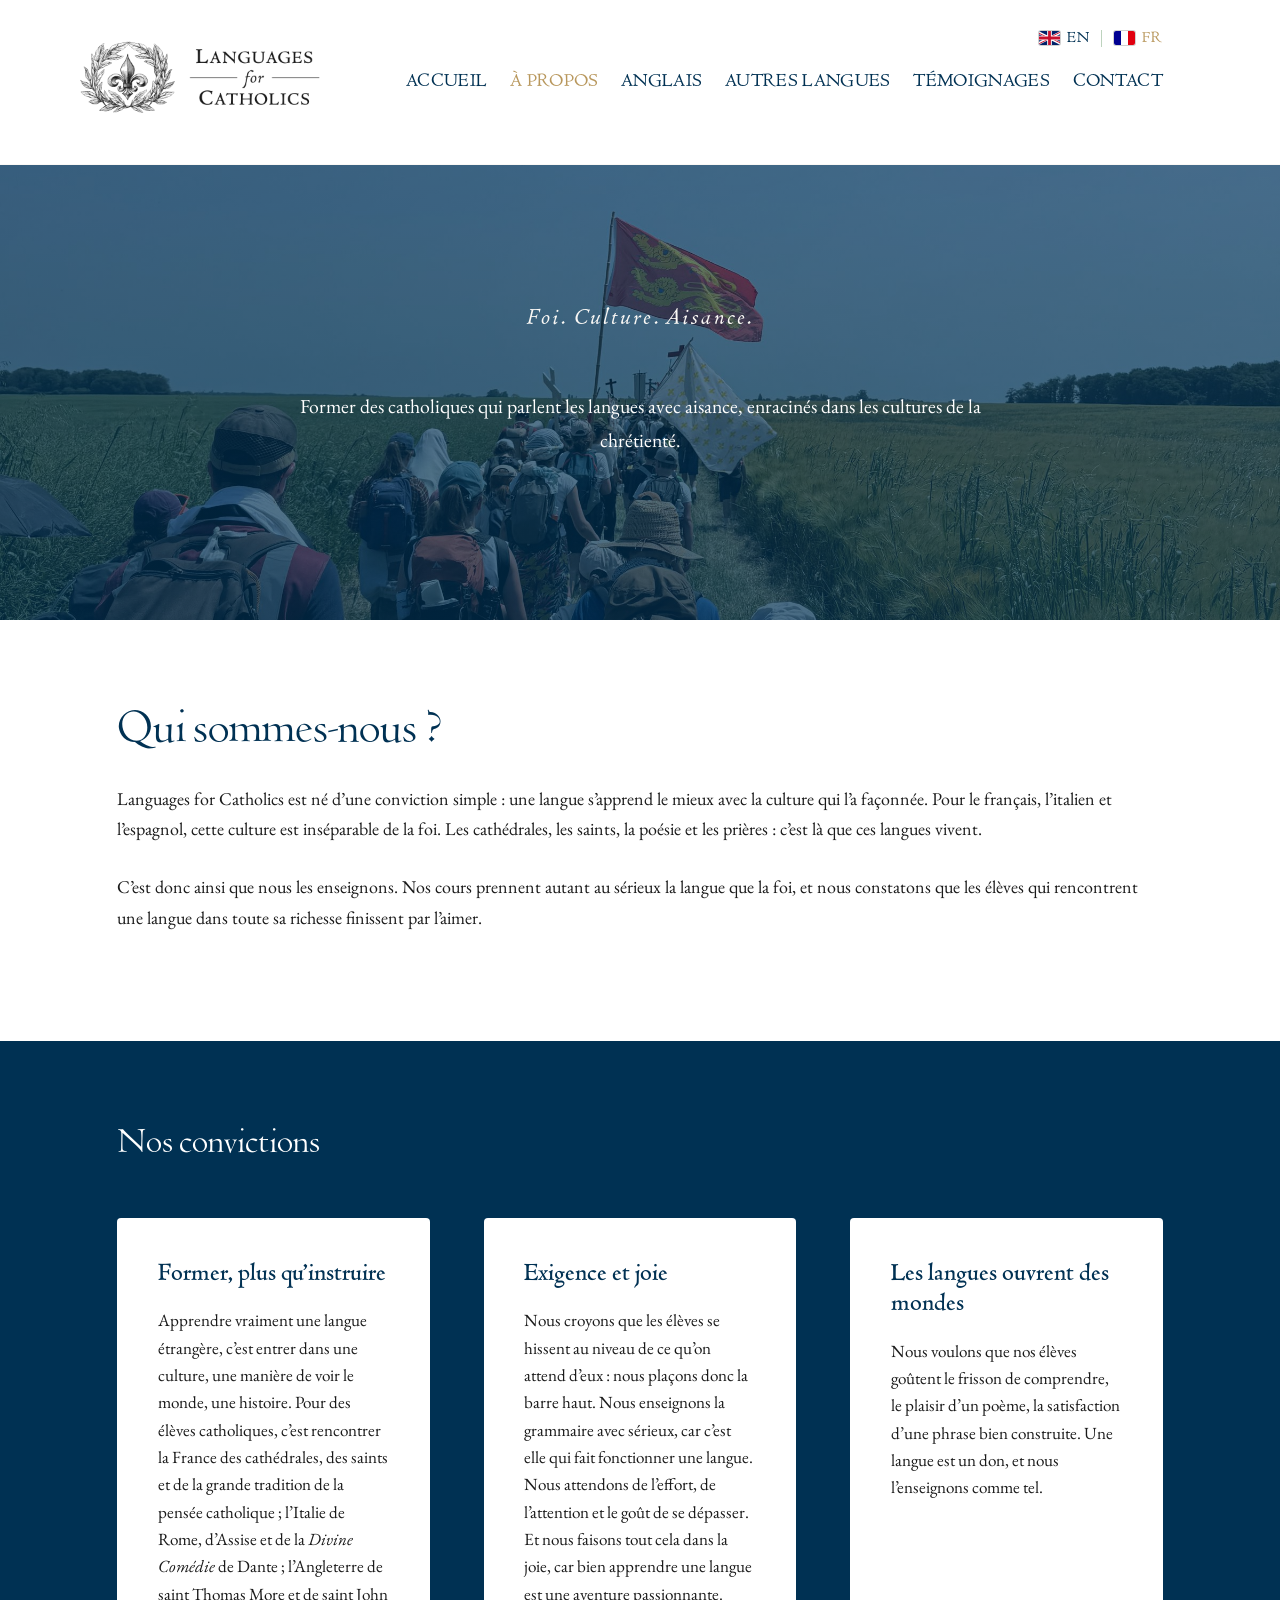
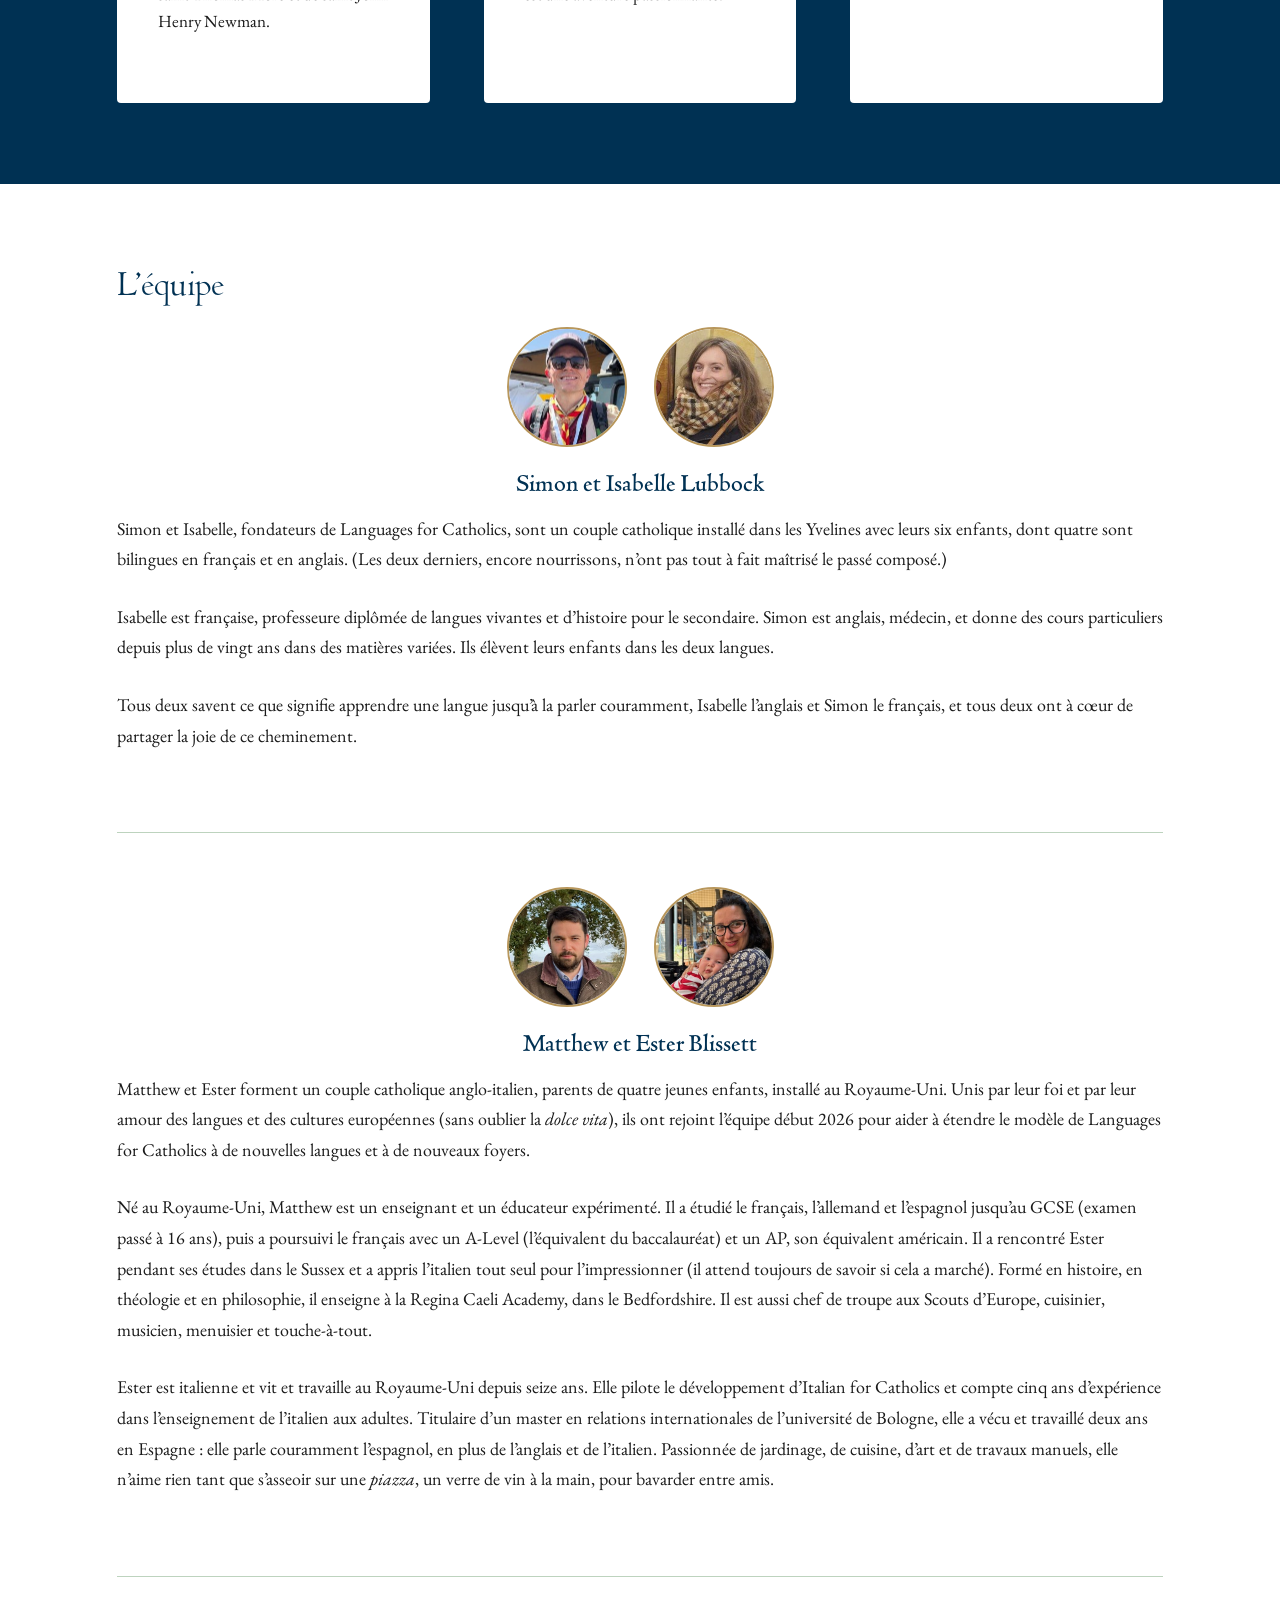
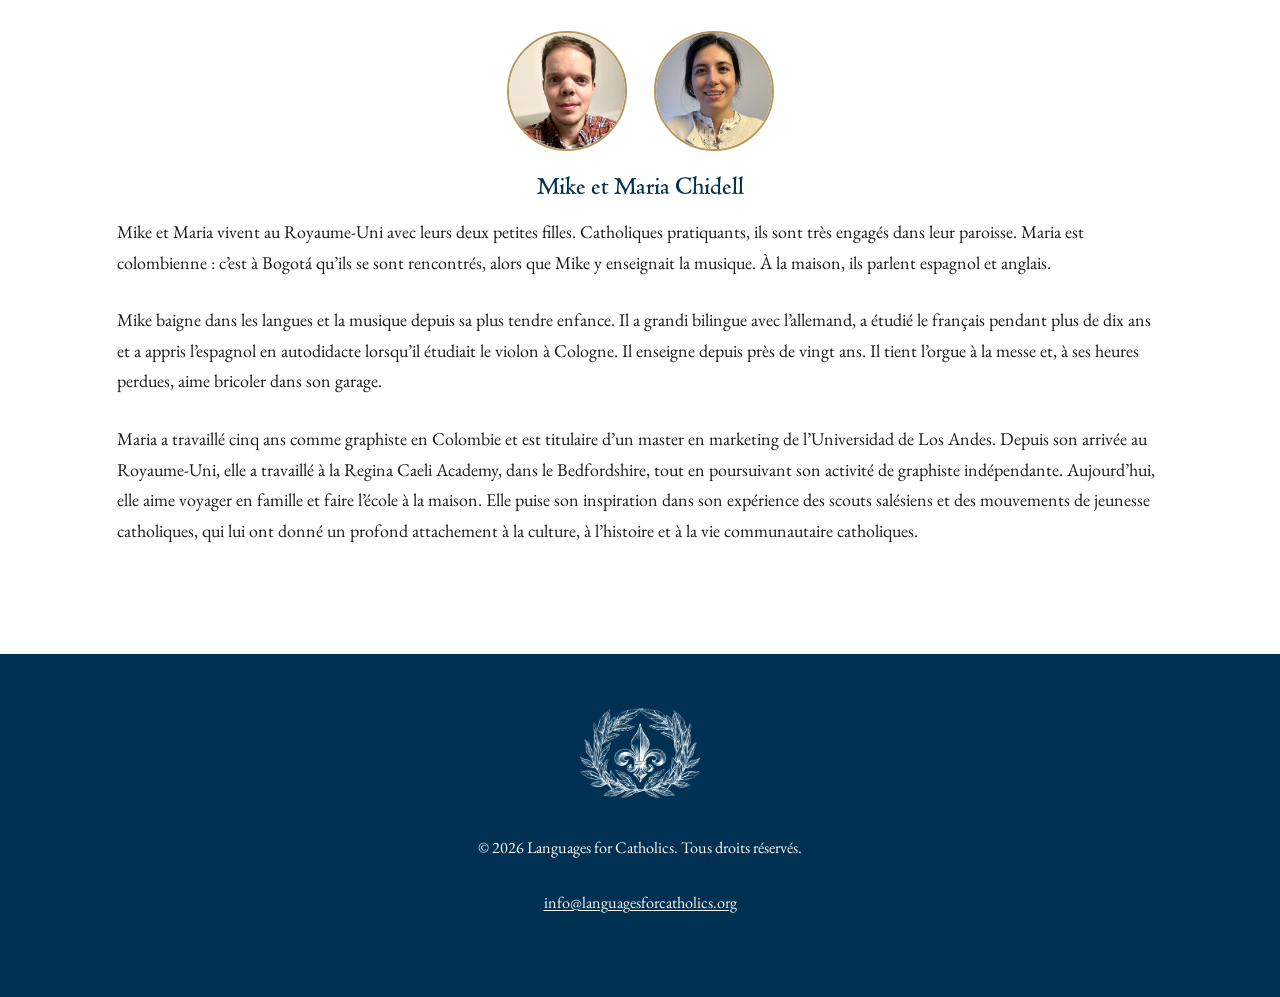
<file: languagesforcatholics/fr/a-propos.html>
<!DOCTYPE html>
<html lang="fr">
<head>
    <meta charset="UTF-8">
    <meta name="viewport" content="width=device-width, initial-scale=1.0">
    <meta name="description" content="Découvrez l’équipe de Languages for Catholics et notre mission : un enseignement des langues enraciné dans la foi et la culture.">
    <title>Qui sommes-nous ? | Languages for Catholics</title>
    <meta property="og:type" content="website">
    <meta property="og:site_name" content="Languages for Catholics">
    <meta property="og:title" content="Qui sommes-nous ? | Languages for Catholics">
    <meta property="og:description" content="Découvrez l’équipe de Languages for Catholics et notre mission : un enseignement des langues enraciné dans la foi et la culture.">
    <meta property="og:url" content="https://languagesforcatholics.org/fr/a-propos">
    <meta property="og:image" content="https://languagesforcatholics.org/images/share/share-default-fr.jpg">
    <meta property="og:image:width" content="1200">
    <meta property="og:image:height" content="630">
    <meta property="og:image:alt" content="Languages for Catholics : Foi. Culture. Aisance.">
    <meta property="og:locale" content="fr_FR">
    <meta property="og:locale:alternate" content="en_GB">
    <meta name="twitter:card" content="summary_large_image">
    <link rel="alternate" hreflang="en" href="https://languagesforcatholics.org/about">
    <link rel="alternate" hreflang="fr" href="https://languagesforcatholics.org/fr/a-propos">
    <link rel="alternate" hreflang="x-default" href="https://languagesforcatholics.org/about">
    <link rel="stylesheet" href="../css/style.css">
    <link rel="icon" type="image/png" href="../images/favicon.png">
    <link rel="icon" type="image/png" href="../images/logo-emblem.png">
</head>
<body>

    <header class="header">
        <div class="container header__inner">
            <a href="index.html" class="header__logo">
                <img src="../images/logo.png" alt="Languages for Catholics">
            </a>
            <button class="header__burger" aria-label="Ouvrir le menu" aria-expanded="false" data-label-open="Ouvrir le menu" data-label-close="Fermer le menu">
                <span></span>
                <span></span>
                <span></span>
            </button>
            <div class="header__end">
                <nav class="header__nav" aria-label="Menu principal">
                    <a href="index.html">Accueil</a>
                    <a href="a-propos.html" class="active">À propos</a>
                    <a href="anglais.html">Anglais</a>
                    <a href="autres-langues.html">Autres langues</a>
                    <a href="temoignages.html">Témoignages</a>
                    <a href="contact.html">Contact</a>
                </nav>
                <nav class="lang-switch" aria-label="Langue / Language">
                    <a class="lang-switch__link" href="../about.html" hreflang="en" lang="en" aria-label="English version"><span class="lang-switch__flag" aria-hidden="true"><svg viewBox="0 0 60 30" preserveAspectRatio="xMidYMid slice" focusable="false"><clipPath id="lfc-uk-a"><path d="M0,0 v30 h60 v-30 z"/></clipPath><clipPath id="lfc-uk-b"><path d="M30,15 h30 v15 z v15 h-30 z h-30 v-15 z v-15 h30 z"/></clipPath><g clip-path="url(#lfc-uk-a)"><path d="M0,0 v30 h60 v-30 z" fill="#012169"/><path d="M0,0 L60,30 M60,0 L0,30" stroke="#fff" stroke-width="6"/><path d="M0,0 L60,30 M60,0 L0,30" clip-path="url(#lfc-uk-b)" stroke="#C8102E" stroke-width="4"/><path d="M30,0 v30 M0,15 h60" stroke="#fff" stroke-width="10"/><path d="M30,0 v30 M0,15 h60" stroke="#C8102E" stroke-width="6"/></g></svg></span>EN</a>
                    <span class="lang-switch__sep" aria-hidden="true"></span>
                    <span class="lang-switch__link is-current" lang="fr" aria-current="true"><span class="lang-switch__flag" aria-hidden="true"><svg viewBox="0 0 3 2" preserveAspectRatio="none" focusable="false"><rect width="1" height="2" fill="#000091"/><rect x="1" width="1" height="2" fill="#fff"/><rect x="2" width="1" height="2" fill="#E1000F"/></svg></span>FR</span>
                </nav>
            </div>
        </div>
    </header>
    <div class="nav-overlay"></div>

    <section class="hero hero--image hero--about">
        <div class="container">
            <p class="hero__tagline">Foi. Culture. Aisance.</p>
            <div class="hero__intro">
                <p>Former des catholiques qui parlent les langues avec aisance, enracinés dans les cultures de la chrétienté.</p>
            </div>
        </div>
    </section>

    <section class="section">
        <div class="container">
            <h1>Qui sommes-nous&nbsp;?</h1>
            <p>Languages for Catholics est né d’une conviction simple&nbsp;: une langue s’apprend le mieux avec la culture qui l’a façonnée. Pour le français, l’italien et l’espagnol, cette culture est inséparable de la foi. Les cathédrales, les saints, la poésie et les prières&nbsp;: c’est là que ces langues vivent.</p>
            <p>C’est donc ainsi que nous les enseignons. Nos cours prennent autant au sérieux la langue que la foi, et nous constatons que les élèves qui rencontrent une langue dans toute sa richesse finissent par l’aimer.</p>
        </div>
    </section>

    <section class="section section--blue">
        <div class="container">
            <h2>Nos convictions</h2>
            <div class="beliefs">
                <div class="belief">
                    <h3>Former, plus qu’instruire</h3>
                    <p>Apprendre vraiment une langue étrangère, c’est entrer dans une culture, une manière de voir le monde, une histoire. Pour des élèves catholiques, c’est rencontrer la France des cathédrales, des saints et de la grande tradition de la pensée catholique&nbsp;; l’Italie de Rome, d’Assise et de la <em>Divine Comédie</em> de Dante&nbsp;; l’Angleterre de saint Thomas More et de saint John Henry Newman.</p>
                </div>
                <div class="belief">
                    <h3>Exigence et joie</h3>
                    <p>Nous croyons que les élèves se hissent au niveau de ce qu’on attend d’eux&nbsp;: nous plaçons donc la barre haut. Nous enseignons la grammaire avec sérieux, car c’est elle qui fait fonctionner une langue. Nous attendons de l’effort, de l’attention et le goût de se dépasser. Et nous faisons tout cela dans la joie, car bien apprendre une langue est une aventure passionnante.</p>
                </div>
                <div class="belief">
                    <h3>Les langues ouvrent des mondes</h3>
                    <p>Nous voulons que nos élèves goûtent le frisson de comprendre, le plaisir d’un poème, la satisfaction d’une phrase bien construite. Une langue est un don, et nous l’enseignons comme tel.</p>
                </div>
            </div>
        </div>
    </section>

    <section class="section">
        <div class="container">
            <h2>L’équipe</h2>

            <div class="team-member">
                <div class="team-member__photos">
                    <img src="../images/simon-lubbock.jpg" alt="Simon Lubbock" class="team-member__photo">
                    <img src="../images/isabelle-lubbock.jpg" alt="Isabelle Lubbock" class="team-member__photo">
                </div>
                <h3>Simon et Isabelle Lubbock</h3>
                <p>Simon et Isabelle, fondateurs de Languages for Catholics, sont un couple catholique installé dans les Yvelines avec leurs six enfants, dont quatre sont bilingues en français et en anglais. (Les deux derniers, encore nourrissons, n’ont pas tout à fait maîtrisé le passé composé.)</p>
                <p>Isabelle est française, professeure diplômée de langues vivantes et d’histoire pour le secondaire. Simon est anglais, médecin, et donne des cours particuliers depuis plus de vingt ans dans des matières variées. Ils élèvent leurs enfants dans les deux langues.</p>
                <p>Tous deux savent ce que signifie apprendre une langue jusqu’à la parler couramment, Isabelle l’anglais et Simon le français, et tous deux ont à cœur de partager la joie de ce cheminement.</p>
            </div>

            <div class="team-member">
                <div class="team-member__photos">
                    <img src="../images/matthew-blissett.jpg" alt="Matthew Blissett" class="team-member__photo">
                    <img src="../images/ester-blissett.jpg" alt="Ester Blissett" class="team-member__photo">
                </div>
                <h3>Matthew et Ester Blissett</h3>
                <p>Matthew et Ester forment un couple catholique anglo-italien, parents de quatre jeunes enfants, installé au Royaume-Uni. Unis par leur foi et par leur amour des langues et des cultures européennes (sans oublier la <em lang="it">dolce vita</em>), ils ont rejoint l’équipe début 2026 pour aider à étendre le modèle de Languages for Catholics à de nouvelles langues et à de nouveaux foyers.</p>
                <p>Né au Royaume-Uni, Matthew est un enseignant et un éducateur expérimenté. Il a étudié le français, l’allemand et l’espagnol jusqu’au GCSE (examen passé à 16 ans), puis a poursuivi le français avec un A-Level (l’équivalent du baccalauréat) et un AP, son équivalent américain. Il a rencontré Ester pendant ses études dans le Sussex et a appris l’italien tout seul pour l’impressionner (il attend toujours de savoir si cela a marché). Formé en histoire, en théologie et en philosophie, il enseigne à la Regina Caeli Academy, dans le Bedfordshire. Il est aussi chef de troupe aux Scouts d’Europe, cuisinier, musicien, menuisier et touche-à-tout.</p>
                <p>Ester est italienne et vit et travaille au Royaume-Uni depuis seize ans. Elle pilote le développement d’<span lang="en">Italian for Catholics</span> et compte cinq ans d’expérience dans l’enseignement de l’italien aux adultes. Titulaire d’un master en relations internationales de l’université de Bologne, elle a vécu et travaillé deux ans en Espagne&nbsp;: elle parle couramment l’espagnol, en plus de l’anglais et de l’italien. Passionnée de jardinage, de cuisine, d’art et de travaux manuels, elle n’aime rien tant que s’asseoir sur une <em lang="it">piazza</em>, un verre de vin à la main, pour bavarder entre amis.</p>
            </div>

            <div class="team-member">
                <div class="team-member__photos">
                    <img src="../images/mike-chidell.jpg" alt="Mike Chidell" class="team-member__photo">
                    <img src="../images/maria-chidell.jpg" alt="Maria Chidell" class="team-member__photo">
                </div>
                <h3>Mike et Maria Chidell</h3>
                <p>Mike et Maria vivent au Royaume-Uni avec leurs deux petites filles. Catholiques pratiquants, ils sont très engagés dans leur paroisse. Maria est colombienne&nbsp;: c’est à Bogotá qu’ils se sont rencontrés, alors que Mike y enseignait la musique. À la maison, ils parlent espagnol et anglais.</p>
                <p>Mike baigne dans les langues et la musique depuis sa plus tendre enfance. Il a grandi bilingue avec l’allemand, a étudié le français pendant plus de dix ans et a appris l’espagnol en autodidacte lorsqu’il étudiait le violon à Cologne. Il enseigne depuis près de vingt ans. Il tient l’orgue à la messe et, à ses heures perdues, aime bricoler dans son garage.</p>
                <p>Maria a travaillé cinq ans comme graphiste en Colombie et est titulaire d’un master en marketing de l’Universidad de Los Andes. Depuis son arrivée au Royaume-Uni, elle a travaillé à la Regina Caeli Academy, dans le Bedfordshire, tout en poursuivant son activité de graphiste indépendante. Aujourd’hui, elle aime voyager en famille et faire l’école à la maison. Elle puise son inspiration dans son expérience des scouts salésiens et des mouvements de jeunesse catholiques, qui lui ont donné un profond attachement à la culture, à l’histoire et à la vie communautaire catholiques.</p>
            </div>
        </div>
    </section>

    <footer class="footer">
        <div class="container">
            <img src="../images/logo-emblem.png" alt="" class="footer__logo">
            <p>&copy; 2026 Languages for Catholics. Tous droits réservés.</p>
            <p><a href="mailto:info@languagesforcatholics.org">info@languagesforcatholics.org</a></p>
        </div>
    </footer>

    <script src="../js/menu.js"></script>

</body>
</html>
</file>
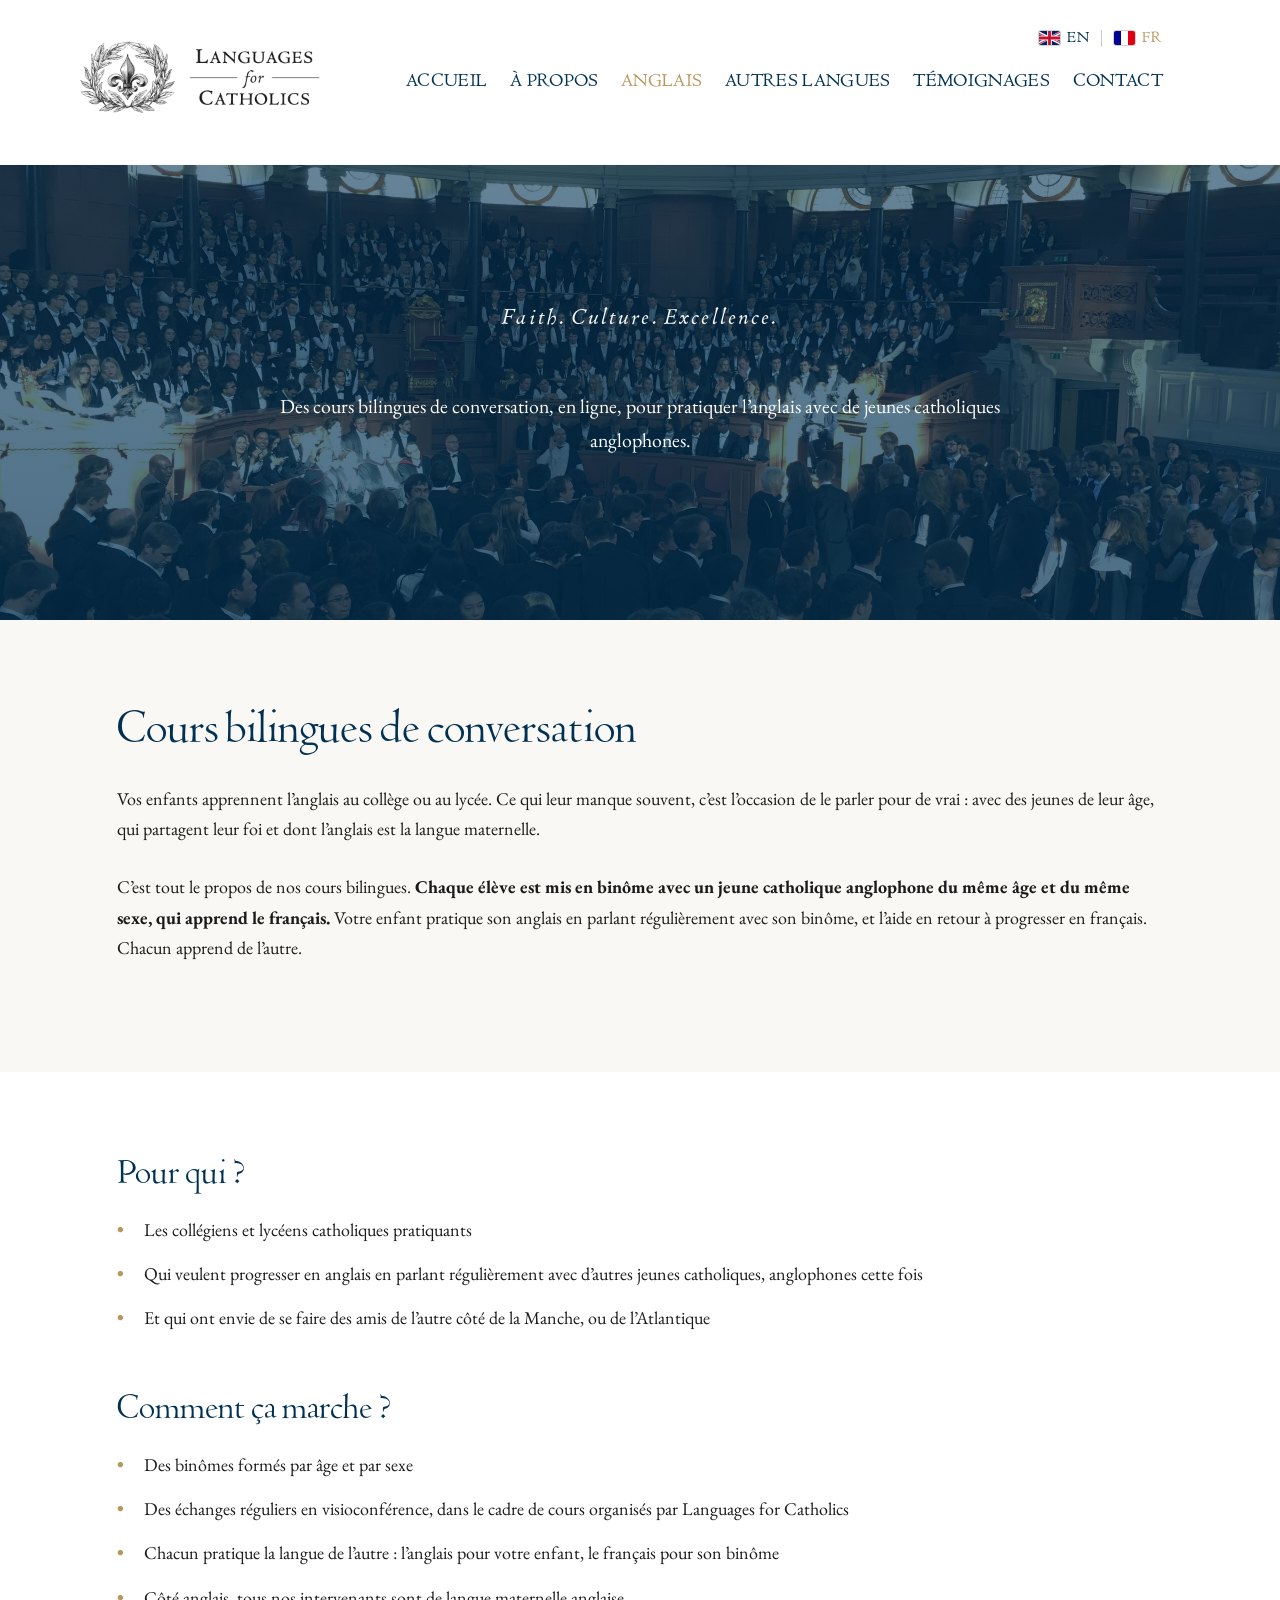
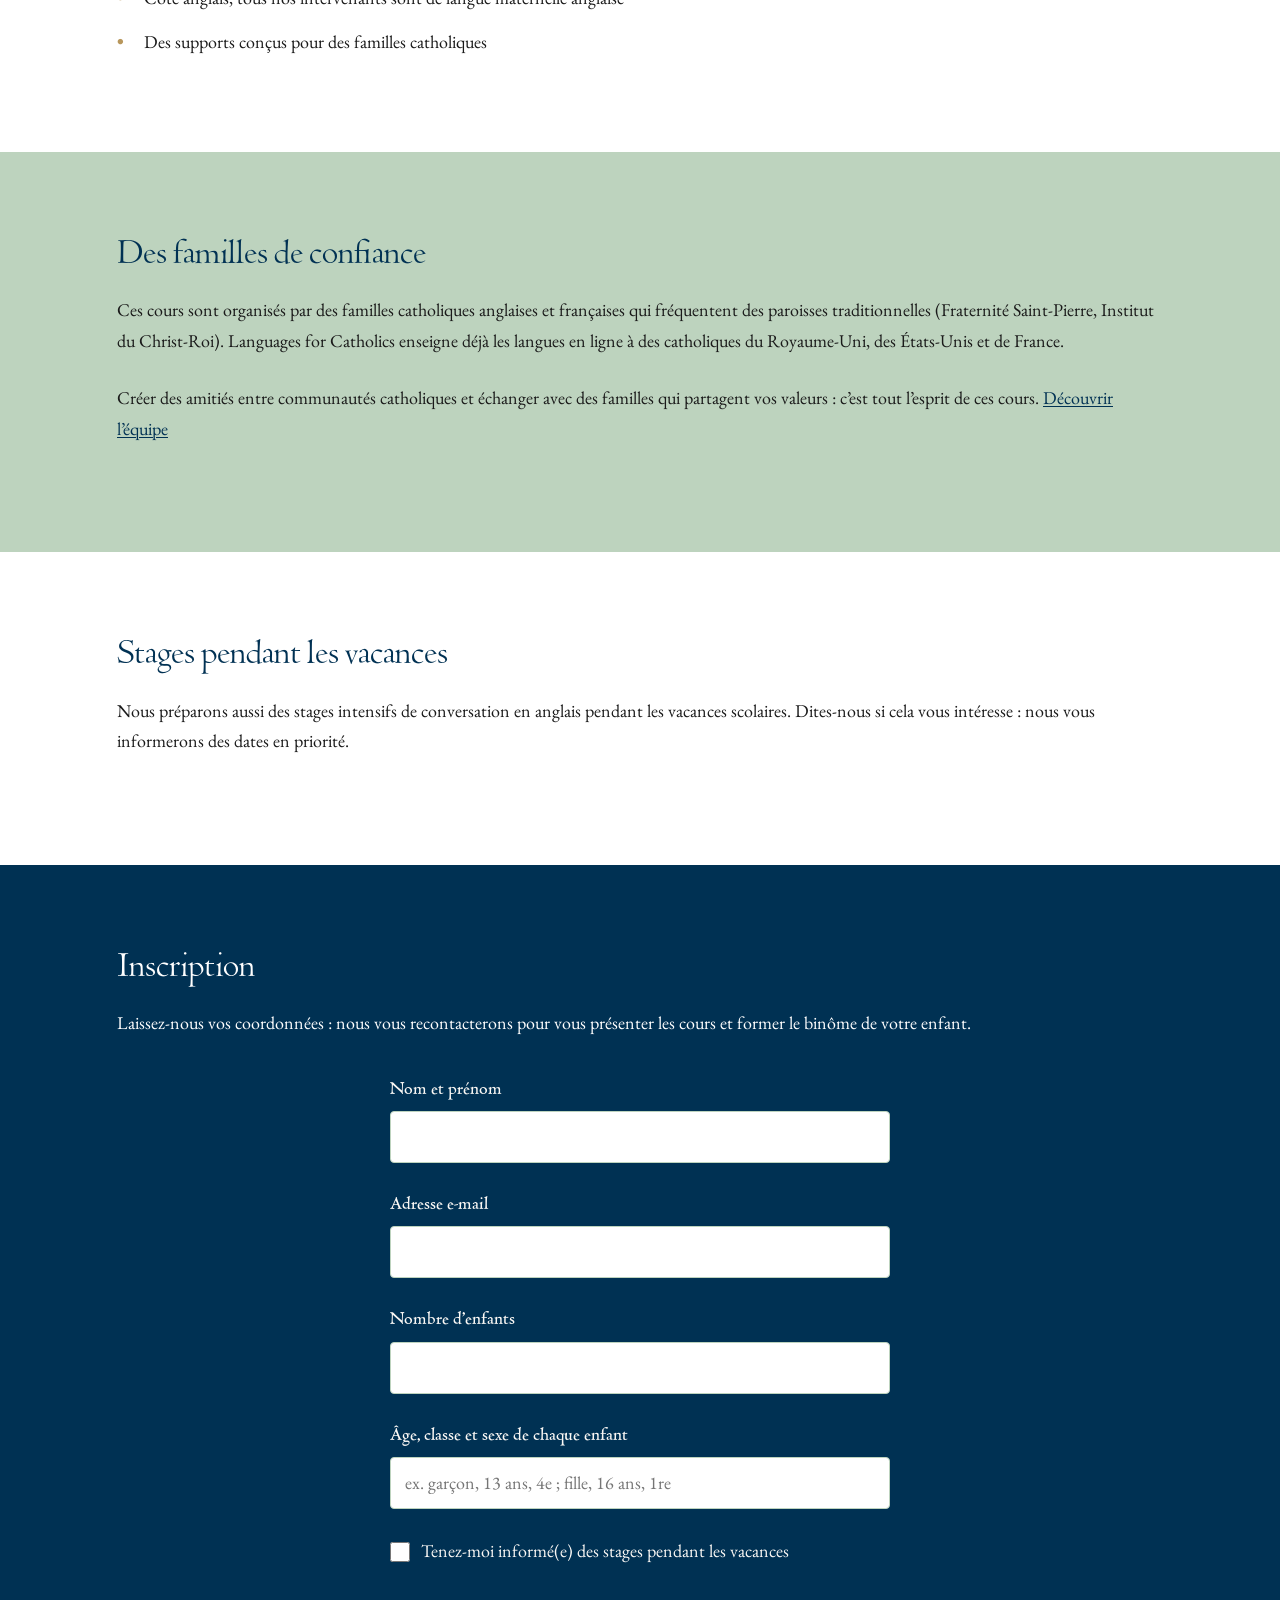
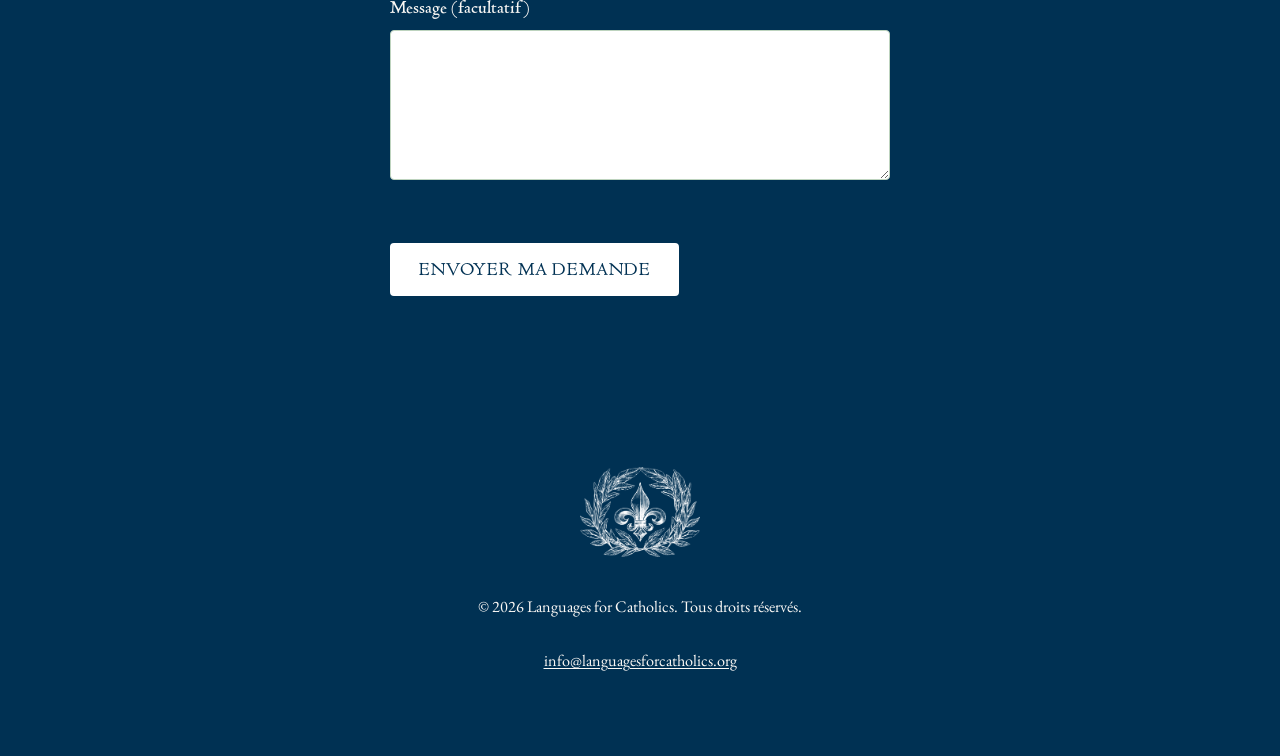
<file: languagesforcatholics/fr/anglais.html>
<!DOCTYPE html>
<html lang="fr">
<head>
    <meta charset="UTF-8">
    <meta name="viewport" content="width=device-width, initial-scale=1.0">
    <meta name="description" content="Des cours bilingues de conversation en ligne pour collégiens et lycéens catholiques : votre enfant pratique l’anglais en binôme avec un jeune catholique anglophone de son âge.">
    <title>Cours bilingues de conversation en anglais | Languages for Catholics</title>
    <meta property="og:type" content="website">
    <meta property="og:site_name" content="Languages for Catholics">
    <meta property="og:title" content="Cours bilingues de conversation en anglais | Languages for Catholics">
    <meta property="og:description" content="Des cours bilingues de conversation en ligne pour collégiens et lycéens catholiques : votre enfant pratique l’anglais en binôme avec un jeune catholique anglophone de son âge.">
    <meta property="og:url" content="https://languagesforcatholics.org/fr/anglais">
    <meta property="og:image" content="https://languagesforcatholics.org/images/share/share-english.jpg">
    <meta property="og:image:width" content="1200">
    <meta property="og:image:height" content="630">
    <meta property="og:image:alt" content="English for Catholics: Faith. Culture. Excellence.">
    <meta property="og:locale" content="fr_FR">
    <meta property="og:locale:alternate" content="en_GB">
    <meta name="twitter:card" content="summary_large_image">
    <link rel="alternate" hreflang="en" href="https://languagesforcatholics.org/english">
    <link rel="alternate" hreflang="fr" href="https://languagesforcatholics.org/fr/anglais">
    <link rel="alternate" hreflang="x-default" href="https://languagesforcatholics.org/english">
    <link rel="stylesheet" href="../css/style.css">
    <link rel="icon" type="image/png" href="../images/favicon.png">
    <link rel="icon" type="image/png" href="../images/logo-emblem.png">
</head>
<body>

    <header class="header">
        <div class="container header__inner">
            <a href="index.html" class="header__logo">
                <img src="../images/logo.png" alt="Languages for Catholics">
            </a>
            <button class="header__burger" aria-label="Ouvrir le menu" aria-expanded="false" data-label-open="Ouvrir le menu" data-label-close="Fermer le menu">
                <span></span>
                <span></span>
                <span></span>
            </button>
            <div class="header__end">
                <nav class="header__nav" aria-label="Menu principal">
                    <a href="index.html">Accueil</a>
                    <a href="a-propos.html">À propos</a>
                    <a href="anglais.html" class="active">Anglais</a>
                    <a href="autres-langues.html">Autres langues</a>
                    <a href="temoignages.html">Témoignages</a>
                    <a href="contact.html">Contact</a>
                </nav>
                <nav class="lang-switch" aria-label="Langue / Language">
                    <a class="lang-switch__link" href="../english.html" hreflang="en" lang="en" aria-label="English version"><span class="lang-switch__flag" aria-hidden="true"><svg viewBox="0 0 60 30" preserveAspectRatio="xMidYMid slice" focusable="false"><clipPath id="lfc-uk-a"><path d="M0,0 v30 h60 v-30 z"/></clipPath><clipPath id="lfc-uk-b"><path d="M30,15 h30 v15 z v15 h-30 z h-30 v-15 z v-15 h30 z"/></clipPath><g clip-path="url(#lfc-uk-a)"><path d="M0,0 v30 h60 v-30 z" fill="#012169"/><path d="M0,0 L60,30 M60,0 L0,30" stroke="#fff" stroke-width="6"/><path d="M0,0 L60,30 M60,0 L0,30" clip-path="url(#lfc-uk-b)" stroke="#C8102E" stroke-width="4"/><path d="M30,0 v30 M0,15 h60" stroke="#fff" stroke-width="10"/><path d="M30,0 v30 M0,15 h60" stroke="#C8102E" stroke-width="6"/></g></svg></span>EN</a>
                    <span class="lang-switch__sep" aria-hidden="true"></span>
                    <span class="lang-switch__link is-current" lang="fr" aria-current="true"><span class="lang-switch__flag" aria-hidden="true"><svg viewBox="0 0 3 2" preserveAspectRatio="none" focusable="false"><rect width="1" height="2" fill="#000091"/><rect x="1" width="1" height="2" fill="#fff"/><rect x="2" width="1" height="2" fill="#E1000F"/></svg></span>FR</span>
                </nav>
            </div>
        </div>
    </header>
    <div class="nav-overlay"></div>

    <section class="hero hero--image hero--england">
        <div class="container">
            <p class="hero__tagline" lang="en">Faith. Culture. Excellence.</p>
            <div class="hero__intro">
                <p>Des cours bilingues de conversation, en ligne, pour pratiquer l’anglais avec de jeunes catholiques anglophones.</p>
            </div>
        </div>
    </section>

    <section class="section section--cream">
        <div class="container">
            <h1>Cours bilingues de conversation</h1>
            <p>Vos enfants apprennent l’anglais au collège ou au lycée. Ce qui leur manque souvent, c’est l’occasion de le parler pour de vrai&nbsp;: avec des jeunes de leur âge, qui partagent leur foi et dont l’anglais est la langue maternelle.</p>
            <p>C’est tout le propos de nos cours bilingues. <strong>Chaque élève est mis en binôme avec un jeune catholique anglophone du même âge et du même sexe, qui apprend le français.</strong> Votre enfant pratique son anglais en parlant régulièrement avec son binôme, et l’aide en retour à progresser en français. Chacun apprend de l’autre.</p>
        </div>
    </section>

    <section class="section how-it-works">
        <div class="container">
            <h2>Pour qui&nbsp;?</h2>
            <ul>
                <li>Les collégiens et lycéens catholiques pratiquants</li>
                <li>Qui veulent progresser en anglais en parlant régulièrement avec d’autres jeunes catholiques, anglophones cette fois</li>
                <li>Et qui ont envie de se faire des amis de l’autre côté de la Manche, ou de l’Atlantique</li>
            </ul>
            <h2 class="mt-2">Comment ça marche&nbsp;?</h2>
            <ul>
                <li>Des binômes formés par âge et par sexe</li>
                <li>Des échanges réguliers en visioconférence, dans le cadre de cours organisés par Languages for Catholics</li>
                <li>Chacun pratique la langue de l’autre&nbsp;: l’anglais pour votre enfant, le français pour son binôme</li>
                <li>Côté anglais, tous nos intervenants sont de langue maternelle anglaise</li>
                <li>Des supports conçus pour des familles catholiques</li>
            </ul>
        </div>
    </section>

    <section class="section section--sage">
        <div class="container">
            <h2>Des familles de confiance</h2>
            <p>Ces cours sont organisés par des familles catholiques anglaises et françaises qui fréquentent des paroisses traditionnelles (Fraternité Saint-Pierre, Institut du Christ-Roi). Languages for Catholics enseigne déjà les langues en ligne à des catholiques du Royaume-Uni, des États-Unis et de France.</p>
            <p>Créer des amitiés entre communautés catholiques et échanger avec des familles qui partagent vos valeurs&nbsp;: c’est tout l’esprit de ces cours. <a href="a-propos.html">Découvrir l’équipe</a></p>
        </div>
    </section>

    <section class="section">
        <div class="container">
            <h2>Stages pendant les vacances</h2>
            <p>Nous préparons aussi des stages intensifs de conversation en anglais pendant les vacances scolaires. Dites-nous si cela vous intéresse&nbsp;: nous vous informerons des dates en priorité.</p>
        </div>
    </section>

    <section class="section section--blue">
        <div class="container">
            <h2>Inscription</h2>
            <p class="form-intro">Laissez-nous vos coordonnées&nbsp;: nous vous recontacterons pour vous présenter les cours et former le binôme de votre enfant.</p>
            <form class="contact-form" method="POST" action="https://api.web3forms.com/submit"
                  data-sending="Envoi en cours…"
                  data-success="Merci&nbsp;! Votre demande nous est bien parvenue et nous vous répondrons dans les prochains jours."
                  data-error="Désolés, l’envoi n’a pas fonctionné. Écrivez-nous à">
                <!-- The access key is set in js/form.js. Do not paste it here. -->
                <input type="hidden" name="access_key" value="">
                <input type="hidden" name="subject" value="English for Catholics (FR) – demande d’inscription">
                <input type="hidden" name="from_name" value="Site Languages for Catholics (FR)">
                <input type="checkbox" name="botcheck" class="hidden" style="display:none;" tabindex="-1" autocomplete="off">
                <div class="form-group">
                    <label for="name">Nom et prénom</label>
                    <input type="text" id="name" name="name" autocomplete="name" required>
                </div>
                <div class="form-group">
                    <label for="email">Adresse e-mail</label>
                    <input type="email" id="email" name="email" autocomplete="email" required>
                </div>
                <div class="form-group">
                    <label for="children">Nombre d’enfants</label>
                    <input type="number" id="children" name="children" min="1" max="10">
                </div>
                <div class="form-group">
                    <label for="ages">Âge, classe et sexe de chaque enfant</label>
                    <input type="text" id="ages" name="ages" placeholder="ex. garçon, 13 ans, 4e ; fille, 16 ans, 1re">
                </div>
                <div class="form-group form-check">
                    <label><input type="checkbox" name="stages" value="Oui"> Tenez-moi informé(e) des stages pendant les vacances</label>
                </div>
                <div class="form-group">
                    <label for="message">Message (facultatif)</label>
                    <textarea id="message" name="message" rows="4"></textarea>
                </div>
                <button type="submit" class="btn" style="background-color: var(--color-white); color: var(--color-prussian-blue); border-color: var(--color-white);">Envoyer ma demande</button>
                <p class="form-status" role="status" aria-live="polite"></p>
            </form>

            <div class="form-fallback" hidden>
                <p>Écrivez-nous et nous vous répondrons dans les prochains jours.<br>
                   <strong>info@languagesforcatholics.org</strong></p>
                <p><a class="btn" href="mailto:info@languagesforcatholics.org?subject=Cours%20bilingues%20de%20conversation" style="background-color: var(--color-white); color: var(--color-prussian-blue); border-color: var(--color-white);">Nous écrire</a></p>
            </div>

            <noscript>
                <div class="form-fallback">
                    <p>Écrivez-nous à <a href="mailto:info@languagesforcatholics.org">info@languagesforcatholics.org</a>&nbsp;: nous vous répondrons dans les prochains jours.</p>
                </div>
            </noscript>
        </div>
    </section>

    <footer class="footer">
        <div class="container">
            <img src="../images/logo-emblem.png" alt="" class="footer__logo">
            <p>&copy; 2026 Languages for Catholics. Tous droits réservés.</p>
            <p><a href="mailto:info@languagesforcatholics.org">info@languagesforcatholics.org</a></p>
        </div>
    </footer>

    <script src="../js/menu.js"></script>
    <script src="../js/form.js"></script>

</body>
</html>
</file>
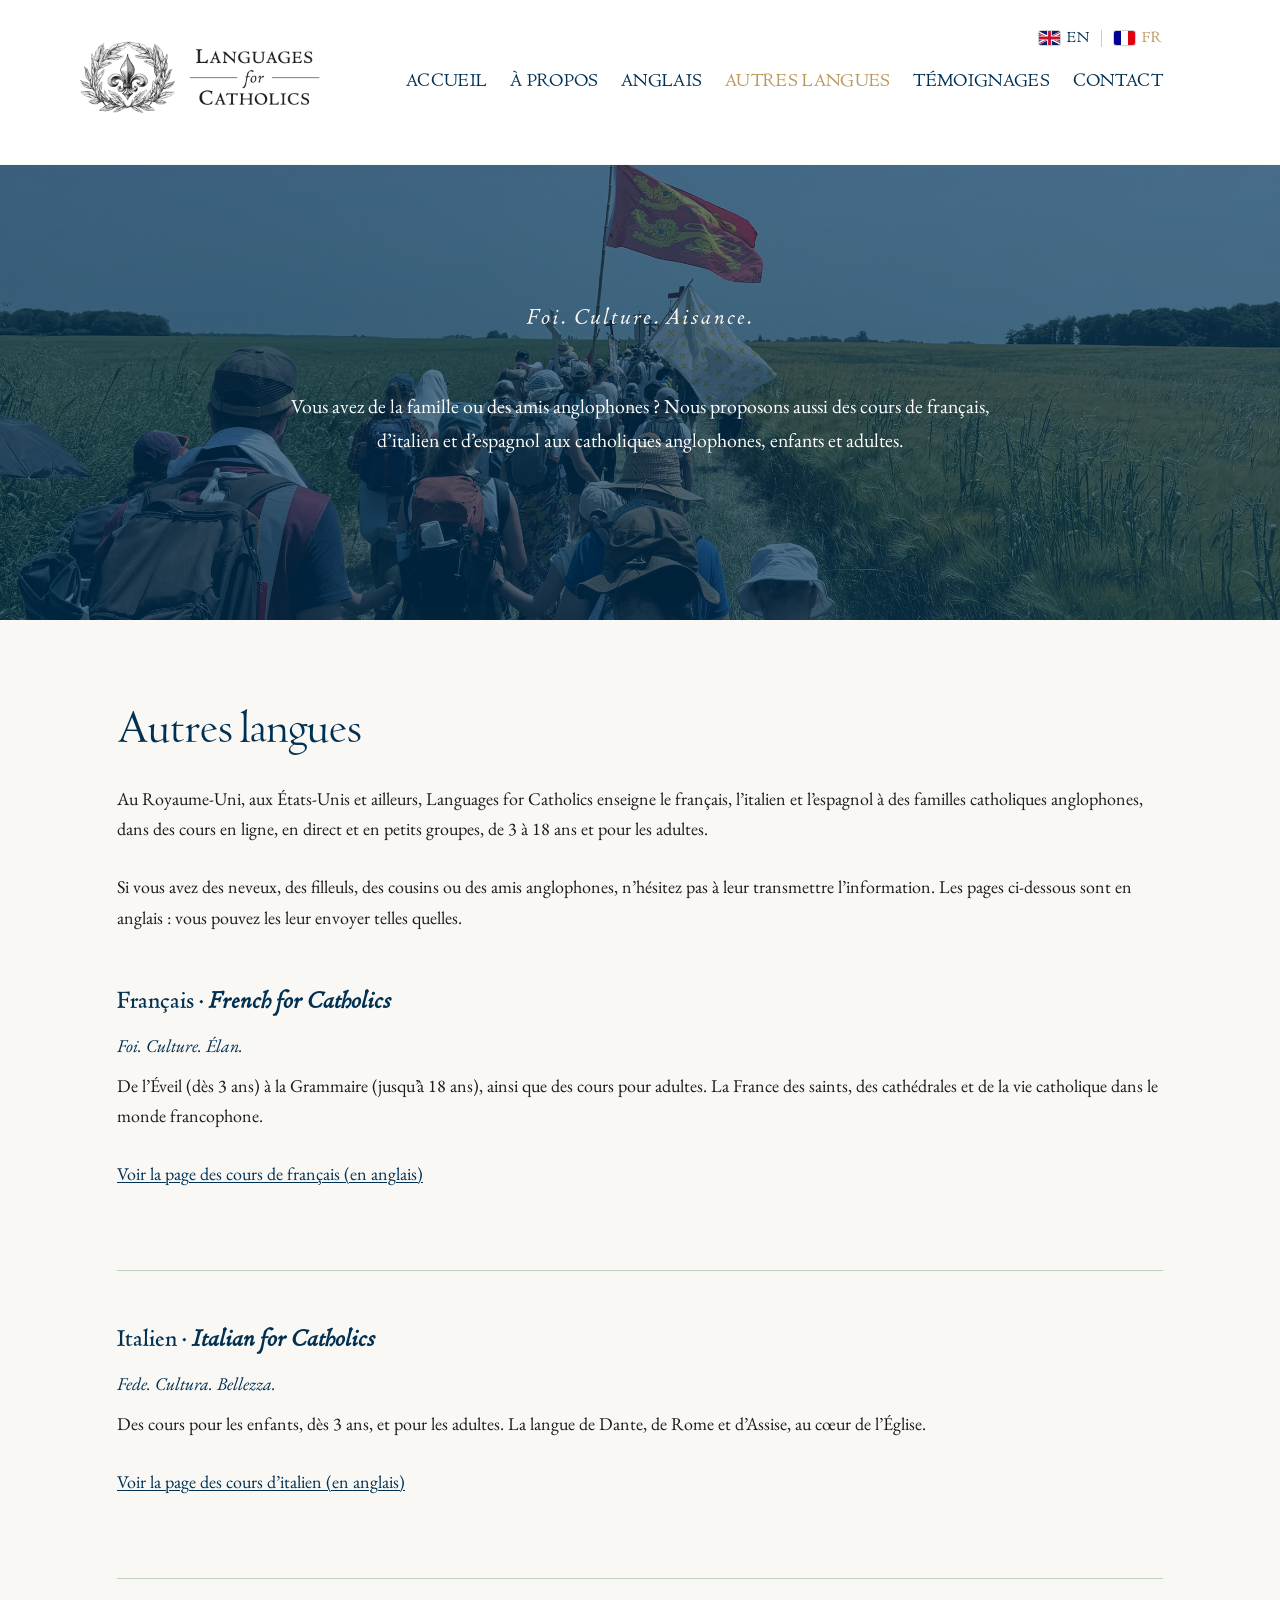
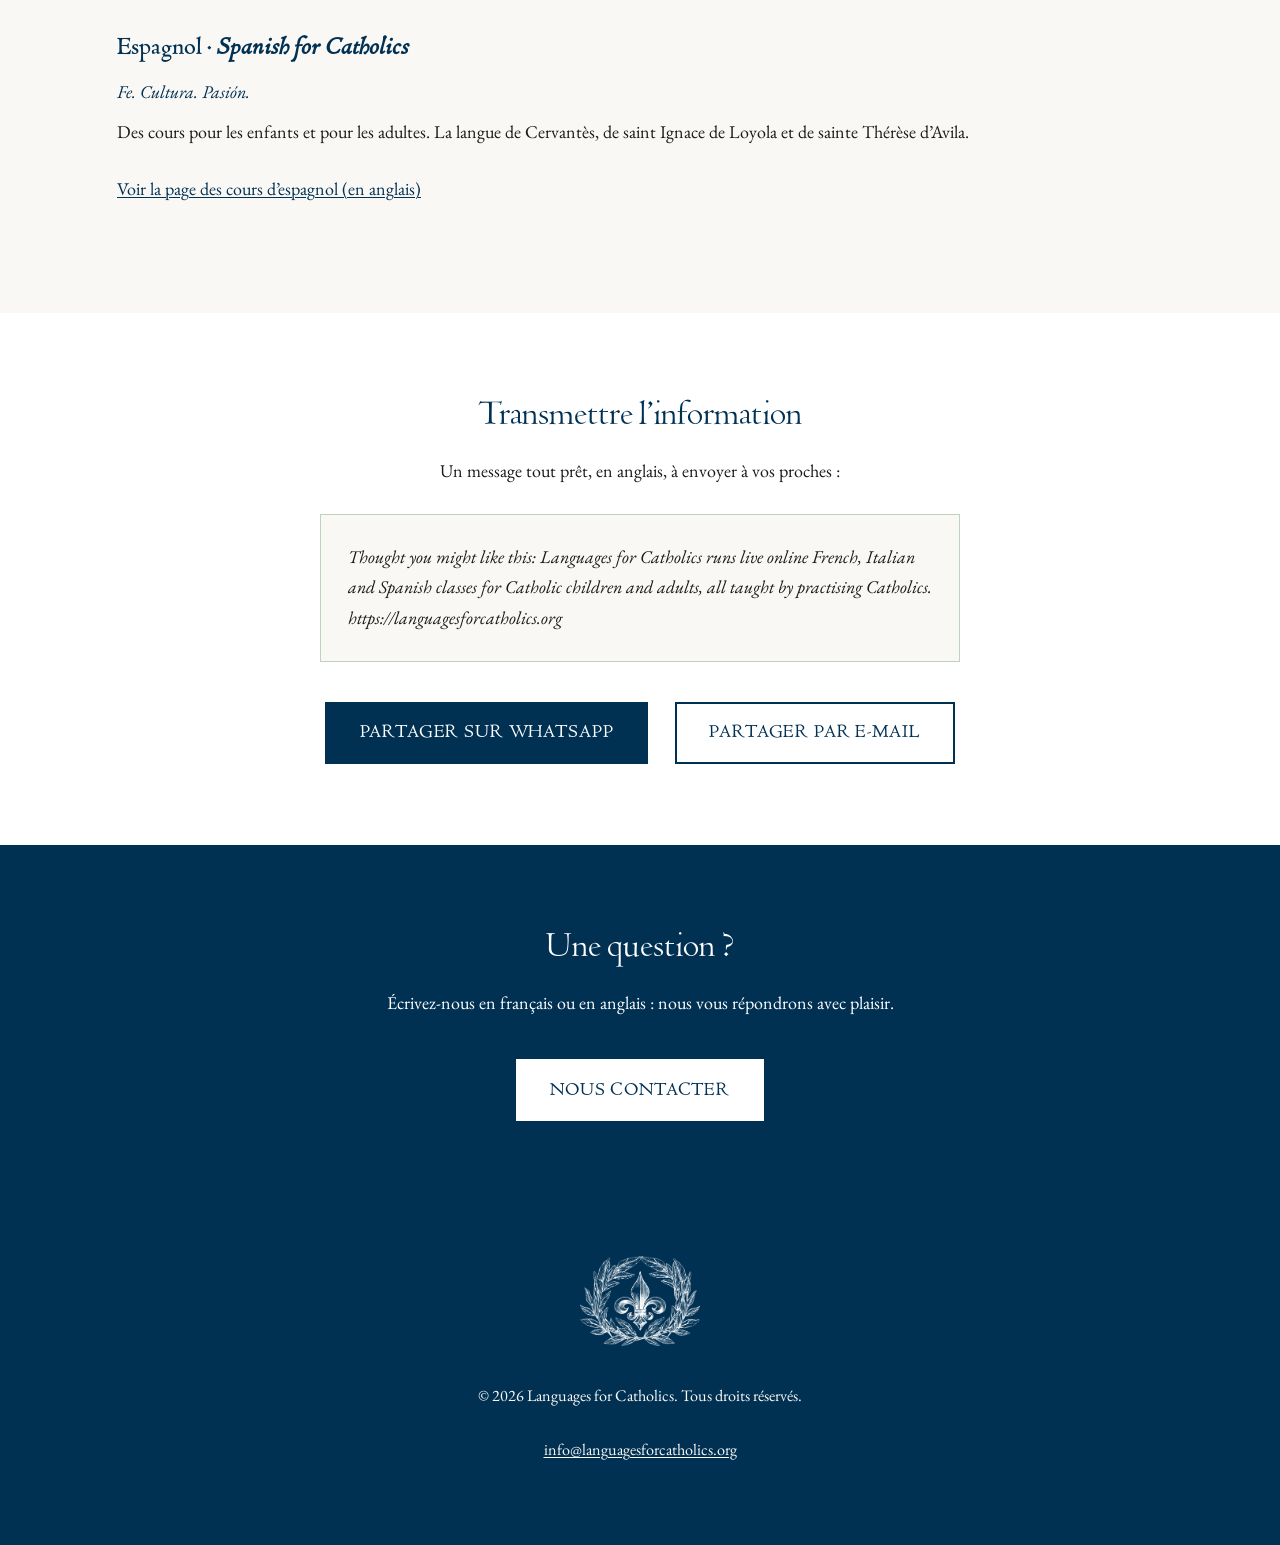
<file: languagesforcatholics/fr/autres-langues.html>
<!DOCTYPE html>
<html lang="fr">
<head>
    <meta charset="UTF-8">
    <meta name="viewport" content="width=device-width, initial-scale=1.0">
    <meta name="description" content="Des cours de français, d’italien et d’espagnol en ligne pour les catholiques anglophones : une information à transmettre à vos proches.">
    <title>Autres langues | Languages for Catholics</title>
    <meta property="og:type" content="website">
    <meta property="og:site_name" content="Languages for Catholics">
    <meta property="og:title" content="Autres langues | Languages for Catholics">
    <meta property="og:description" content="Des cours de français, d’italien et d’espagnol en ligne pour les catholiques anglophones : une information à transmettre à vos proches.">
    <meta property="og:url" content="https://languagesforcatholics.org/fr/autres-langues">
    <meta property="og:image" content="https://languagesforcatholics.org/images/share/share-default-fr.jpg">
    <meta property="og:image:width" content="1200">
    <meta property="og:image:height" content="630">
    <meta property="og:image:alt" content="Languages for Catholics : Foi. Culture. Aisance.">
    <meta property="og:locale" content="fr_FR">
    <meta name="twitter:card" content="summary_large_image">
    <link rel="stylesheet" href="../css/style.css">
    <link rel="icon" type="image/png" href="../images/favicon.png">
    <link rel="icon" type="image/png" href="../images/logo-emblem.png">
</head>
<body>

    <header class="header">
        <div class="container header__inner">
            <a href="index.html" class="header__logo">
                <img src="../images/logo.png" alt="Languages for Catholics">
            </a>
            <button class="header__burger" aria-label="Ouvrir le menu" aria-expanded="false" data-label-open="Ouvrir le menu" data-label-close="Fermer le menu">
                <span></span>
                <span></span>
                <span></span>
            </button>
            <div class="header__end">
                <nav class="header__nav" aria-label="Menu principal">
                    <a href="index.html">Accueil</a>
                    <a href="a-propos.html">À propos</a>
                    <a href="anglais.html">Anglais</a>
                    <a href="autres-langues.html" class="active">Autres langues</a>
                    <a href="temoignages.html">Témoignages</a>
                    <a href="contact.html">Contact</a>
                </nav>
                <nav class="lang-switch" aria-label="Langue / Language">
                    <a class="lang-switch__link" href="../index.html" hreflang="en" lang="en" aria-label="English version"><span class="lang-switch__flag" aria-hidden="true"><svg viewBox="0 0 60 30" preserveAspectRatio="xMidYMid slice" focusable="false"><clipPath id="lfc-uk-a"><path d="M0,0 v30 h60 v-30 z"/></clipPath><clipPath id="lfc-uk-b"><path d="M30,15 h30 v15 z v15 h-30 z h-30 v-15 z v-15 h30 z"/></clipPath><g clip-path="url(#lfc-uk-a)"><path d="M0,0 v30 h60 v-30 z" fill="#012169"/><path d="M0,0 L60,30 M60,0 L0,30" stroke="#fff" stroke-width="6"/><path d="M0,0 L60,30 M60,0 L0,30" clip-path="url(#lfc-uk-b)" stroke="#C8102E" stroke-width="4"/><path d="M30,0 v30 M0,15 h60" stroke="#fff" stroke-width="10"/><path d="M30,0 v30 M0,15 h60" stroke="#C8102E" stroke-width="6"/></g></svg></span>EN</a>
                    <span class="lang-switch__sep" aria-hidden="true"></span>
                    <span class="lang-switch__link is-current" lang="fr" aria-current="true"><span class="lang-switch__flag" aria-hidden="true"><svg viewBox="0 0 3 2" preserveAspectRatio="none" focusable="false"><rect width="1" height="2" fill="#000091"/><rect x="1" width="1" height="2" fill="#fff"/><rect x="2" width="1" height="2" fill="#E1000F"/></svg></span>FR</span>
                </nav>
            </div>
        </div>
    </header>
    <div class="nav-overlay"></div>

    <section class="hero hero--image">
        <div class="container">
            <p class="hero__tagline">Foi. Culture. Aisance.</p>
            <div class="hero__intro">
                <p>Vous avez de la famille ou des amis anglophones&nbsp;? Nous proposons aussi des cours de français, d’italien et d’espagnol aux catholiques anglophones, enfants et adultes.</p>
            </div>
        </div>
    </section>

    <section class="section section--cream">
        <div class="container">
            <h1>Autres langues</h1>
            <p>Au Royaume-Uni, aux États-Unis et ailleurs, Languages for Catholics enseigne le français, l’italien et l’espagnol à des familles catholiques anglophones, dans des cours en ligne, en direct et en petits groupes, de 3 à 18 ans et pour les adultes.</p>
            <p>Si vous avez des neveux, des filleuls, des cousins ou des amis anglophones, n’hésitez pas à leur transmettre l’information. Les pages ci-dessous sont en anglais&nbsp;: vous pouvez les leur envoyer telles quelles.</p>
            <div class="levels">
                <div class="level">
                    <h3>Français · <em lang="en">French for Catholics</em></h3>
                    <p class="level__ages" lang="fr">Foi. Culture. Élan.</p>
                    <p>De l’Éveil (dès 3 ans) à la Grammaire (jusqu’à 18 ans), ainsi que des cours pour adultes. La France des saints, des cathédrales et de la vie catholique dans le monde francophone.</p>
                    <p><a href="../french.html">Voir la page des cours de français (en anglais)</a></p>
                </div>
                <div class="level">
                    <h3>Italien · <em lang="en">Italian for Catholics</em></h3>
                    <p class="level__ages" lang="it">Fede. Cultura. Bellezza.</p>
                    <p>Des cours pour les enfants, dès 3 ans, et pour les adultes. La langue de Dante, de Rome et d’Assise, au cœur de l’Église.</p>
                    <p><a href="../italian.html">Voir la page des cours d’italien (en anglais)</a></p>
                </div>
                <div class="level">
                    <h3>Espagnol · <em lang="en">Spanish for Catholics</em></h3>
                    <p class="level__ages" lang="es">Fe. Cultura. Pasión.</p>
                    <p>Des cours pour les enfants et pour les adultes. La langue de Cervantès, de saint Ignace de Loyola et de sainte Thérèse d’Avila.</p>
                    <p><a href="../spanish.html">Voir la page des cours d’espagnol (en anglais)</a></p>
                </div>
            </div>
        </div>
    </section>

    <section class="section">
        <div class="container text-center">
            <h2>Transmettre l’information</h2>
            <p>Un message tout prêt, en anglais, à envoyer à vos proches&nbsp;:</p>
            <p class="share-message" lang="en">Thought you might like this: Languages for Catholics runs live online French, Italian and Spanish classes for Catholic children and adults, all taught by practising Catholics. https://languagesforcatholics.org</p>
            <div class="btn-group">
                <a class="btn" href="https://wa.me/?text=Thought%20you%20might%20like%20this%3A%20Languages%20for%20Catholics%20runs%20live%20online%20French%2C%20Italian%20and%20Spanish%20classes%20for%20Catholic%20children%20and%20adults%2C%20all%20taught%20by%20practising%20Catholics.%20https%3A//languagesforcatholics.org" target="_blank" rel="noopener">Partager sur WhatsApp</a>
                <a class="btn btn--outline" href="mailto:?subject=French%2C%20Italian%20and%20Spanish%20classes%20for%20Catholics&amp;body=Thought%20you%20might%20like%20this%3A%20Languages%20for%20Catholics%20runs%20live%20online%20French%2C%20Italian%20and%20Spanish%20classes%20for%20Catholic%20children%20and%20adults%2C%20all%20taught%20by%20practising%20Catholics.%20https%3A//languagesforcatholics.org">Partager par e-mail</a>
            </div>
        </div>
    </section>

    <section class="section section--blue">
        <div class="container text-center">
            <h2>Une question&nbsp;?</h2>
            <p>Écrivez-nous en français ou en anglais&nbsp;: nous vous répondrons avec plaisir.</p>
            <div class="btn-group">
                <a href="contact.html" class="btn" style="background-color: var(--color-white); color: var(--color-prussian-blue); border-color: var(--color-white);">Nous contacter</a>
            </div>
        </div>
    </section>

    <footer class="footer">
        <div class="container">
            <img src="../images/logo-emblem.png" alt="" class="footer__logo">
            <p>&copy; 2026 Languages for Catholics. Tous droits réservés.</p>
            <p><a href="mailto:info@languagesforcatholics.org">info@languagesforcatholics.org</a></p>
        </div>
    </footer>

    <script src="../js/menu.js"></script>

</body>
</html>
</file>
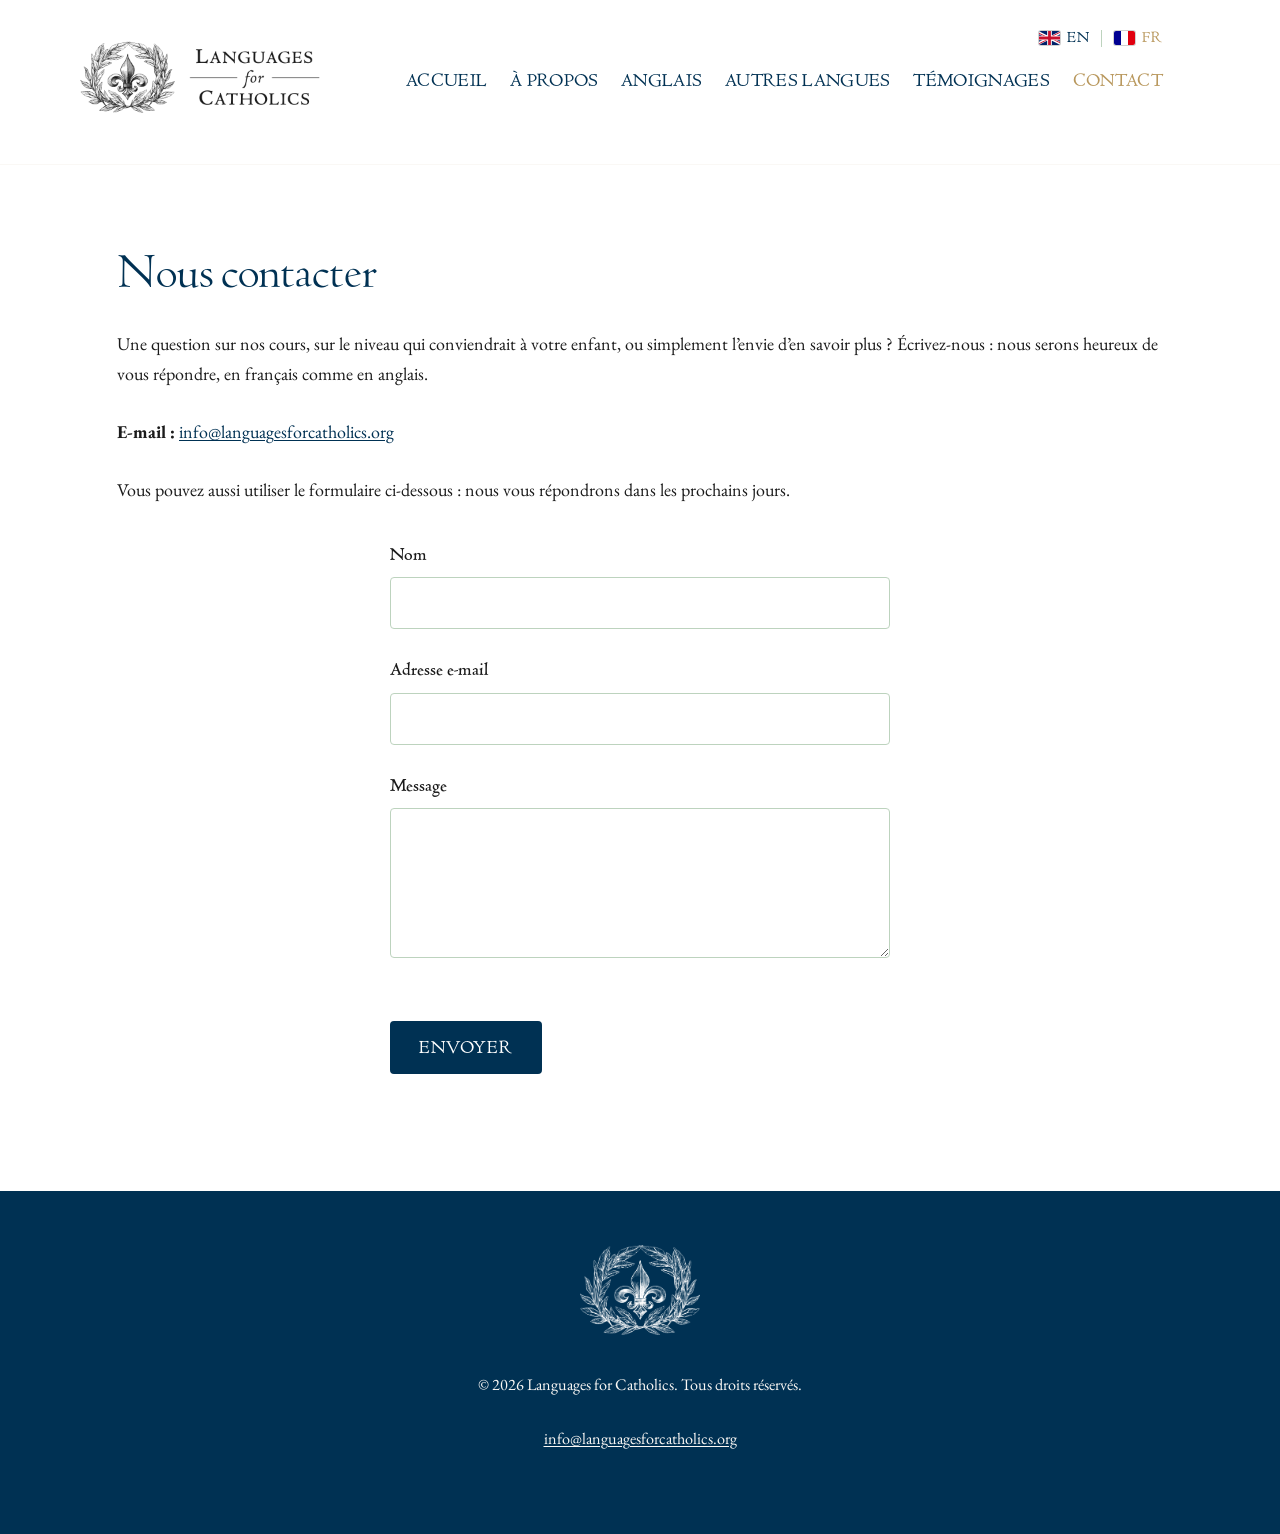
<file: languagesforcatholics/fr/contact.html>
<!DOCTYPE html>
<html lang="fr">
<head>
    <meta charset="UTF-8">
    <meta name="viewport" content="width=device-width, initial-scale=1.0">
    <meta name="description" content="Contactez Languages for Catholics pour en savoir plus sur nos cours.">
    <title>Contact | Languages for Catholics</title>
    <meta property="og:type" content="website">
    <meta property="og:site_name" content="Languages for Catholics">
    <meta property="og:title" content="Contact | Languages for Catholics">
    <meta property="og:description" content="Contactez Languages for Catholics pour en savoir plus sur nos cours.">
    <meta property="og:url" content="https://languagesforcatholics.org/fr/contact">
    <meta property="og:image" content="https://languagesforcatholics.org/images/share/share-default-fr.jpg">
    <meta property="og:image:width" content="1200">
    <meta property="og:image:height" content="630">
    <meta property="og:image:alt" content="Languages for Catholics : Foi. Culture. Aisance.">
    <meta property="og:locale" content="fr_FR">
    <meta property="og:locale:alternate" content="en_GB">
    <meta name="twitter:card" content="summary_large_image">
    <link rel="alternate" hreflang="en" href="https://languagesforcatholics.org/contact">
    <link rel="alternate" hreflang="fr" href="https://languagesforcatholics.org/fr/contact">
    <link rel="alternate" hreflang="x-default" href="https://languagesforcatholics.org/contact">
    <link rel="stylesheet" href="../css/style.css">
    <link rel="icon" type="image/png" href="../images/favicon.png">
    <link rel="icon" type="image/png" href="../images/logo-emblem.png">
</head>
<body>

    <header class="header">
        <div class="container header__inner">
            <a href="index.html" class="header__logo">
                <img src="../images/logo.png" alt="Languages for Catholics">
            </a>
            <button class="header__burger" aria-label="Ouvrir le menu" aria-expanded="false" data-label-open="Ouvrir le menu" data-label-close="Fermer le menu">
                <span></span>
                <span></span>
                <span></span>
            </button>
            <div class="header__end">
                <nav class="header__nav" aria-label="Menu principal">
                    <a href="index.html">Accueil</a>
                    <a href="a-propos.html">À propos</a>
                    <a href="anglais.html">Anglais</a>
                    <a href="autres-langues.html">Autres langues</a>
                    <a href="temoignages.html">Témoignages</a>
                    <a href="contact.html" class="active">Contact</a>
                </nav>
                <nav class="lang-switch" aria-label="Langue / Language">
                    <a class="lang-switch__link" href="../contact.html" hreflang="en" lang="en" aria-label="English version"><span class="lang-switch__flag" aria-hidden="true"><svg viewBox="0 0 60 30" preserveAspectRatio="xMidYMid slice" focusable="false"><clipPath id="lfc-uk-a"><path d="M0,0 v30 h60 v-30 z"/></clipPath><clipPath id="lfc-uk-b"><path d="M30,15 h30 v15 z v15 h-30 z h-30 v-15 z v-15 h30 z"/></clipPath><g clip-path="url(#lfc-uk-a)"><path d="M0,0 v30 h60 v-30 z" fill="#012169"/><path d="M0,0 L60,30 M60,0 L0,30" stroke="#fff" stroke-width="6"/><path d="M0,0 L60,30 M60,0 L0,30" clip-path="url(#lfc-uk-b)" stroke="#C8102E" stroke-width="4"/><path d="M30,0 v30 M0,15 h60" stroke="#fff" stroke-width="10"/><path d="M30,0 v30 M0,15 h60" stroke="#C8102E" stroke-width="6"/></g></svg></span>EN</a>
                    <span class="lang-switch__sep" aria-hidden="true"></span>
                    <span class="lang-switch__link is-current" lang="fr" aria-current="true"><span class="lang-switch__flag" aria-hidden="true"><svg viewBox="0 0 3 2" preserveAspectRatio="none" focusable="false"><rect width="1" height="2" fill="#000091"/><rect x="1" width="1" height="2" fill="#fff"/><rect x="2" width="1" height="2" fill="#E1000F"/></svg></span>FR</span>
                </nav>
            </div>
        </div>
    </header>
    <div class="nav-overlay"></div>

    <section class="section">
        <div class="container">
            <h1>Nous contacter</h1>
            <p>Une question sur nos cours, sur le niveau qui conviendrait à votre enfant, ou simplement l’envie d’en savoir plus&nbsp;? Écrivez-nous&nbsp;: nous serons heureux de vous répondre, en français comme en anglais.</p>
            <p><strong>E-mail&nbsp;:</strong> <a href="mailto:info@languagesforcatholics.org">info@languagesforcatholics.org</a></p>
            <p class="form-intro">Vous pouvez aussi utiliser le formulaire ci-dessous&nbsp;: nous vous répondrons dans les prochains jours.</p>

            <form class="contact-form" method="POST" action="https://api.web3forms.com/submit"
                  data-sending="Envoi en cours…"
                  data-success="Merci. Votre message nous est bien parvenu et nous vous répondrons dans les prochains jours."
                  data-error="Désolés, l’envoi n’a pas fonctionné. Écrivez-nous à">
                <!-- The access key is set in js/form.js. Do not paste it here. -->
                <input type="hidden" name="access_key" value="">
                <input type="hidden" name="subject" value="Nouveau message depuis le site Languages for Catholics (FR)">
                <input type="hidden" name="from_name" value="Site Languages for Catholics (FR)">
                <!-- Honeypot spam protection (invisible to users, leave it alone) -->
                <input type="checkbox" name="botcheck" class="hidden" style="display:none;" tabindex="-1" autocomplete="off">

                <div class="form-group">
                    <label for="name">Nom</label>
                    <input type="text" name="name" id="name" autocomplete="name" required>
                </div>

                <div class="form-group">
                    <label for="email">Adresse e-mail</label>
                    <input type="email" name="email" id="email" autocomplete="email" required>
                </div>

                <div class="form-group">
                    <label for="message">Message</label>
                    <textarea name="message" id="message" rows="5" required></textarea>
                </div>

                <button type="submit" class="btn">Envoyer</button>
                <p class="form-status" role="status" aria-live="polite"></p>
            </form>

            <div class="form-fallback" hidden>
                <p>Écrivez-nous&nbsp;: nous vous répondrons dans les prochains jours.</p>
                <p><a class="btn" href="mailto:info@languagesforcatholics.org">Nous écrire</a></p>
            </div>

            <noscript>
                <div class="form-fallback">
                    <p>Écrivez-nous à <a href="mailto:info@languagesforcatholics.org">info@languagesforcatholics.org</a>&nbsp;: nous vous répondrons dans les prochains jours.</p>
                </div>
            </noscript>
        </div>
    </section>

    <footer class="footer">
        <div class="container">
            <img src="../images/logo-emblem.png" alt="" class="footer__logo">
            <p>&copy; 2026 Languages for Catholics. Tous droits réservés.</p>
            <p><a href="mailto:info@languagesforcatholics.org">info@languagesforcatholics.org</a></p>
        </div>
    </footer>

    <script src="../js/menu.js"></script>
    <script src="../js/form.js"></script>

</body>
</html>
</file>
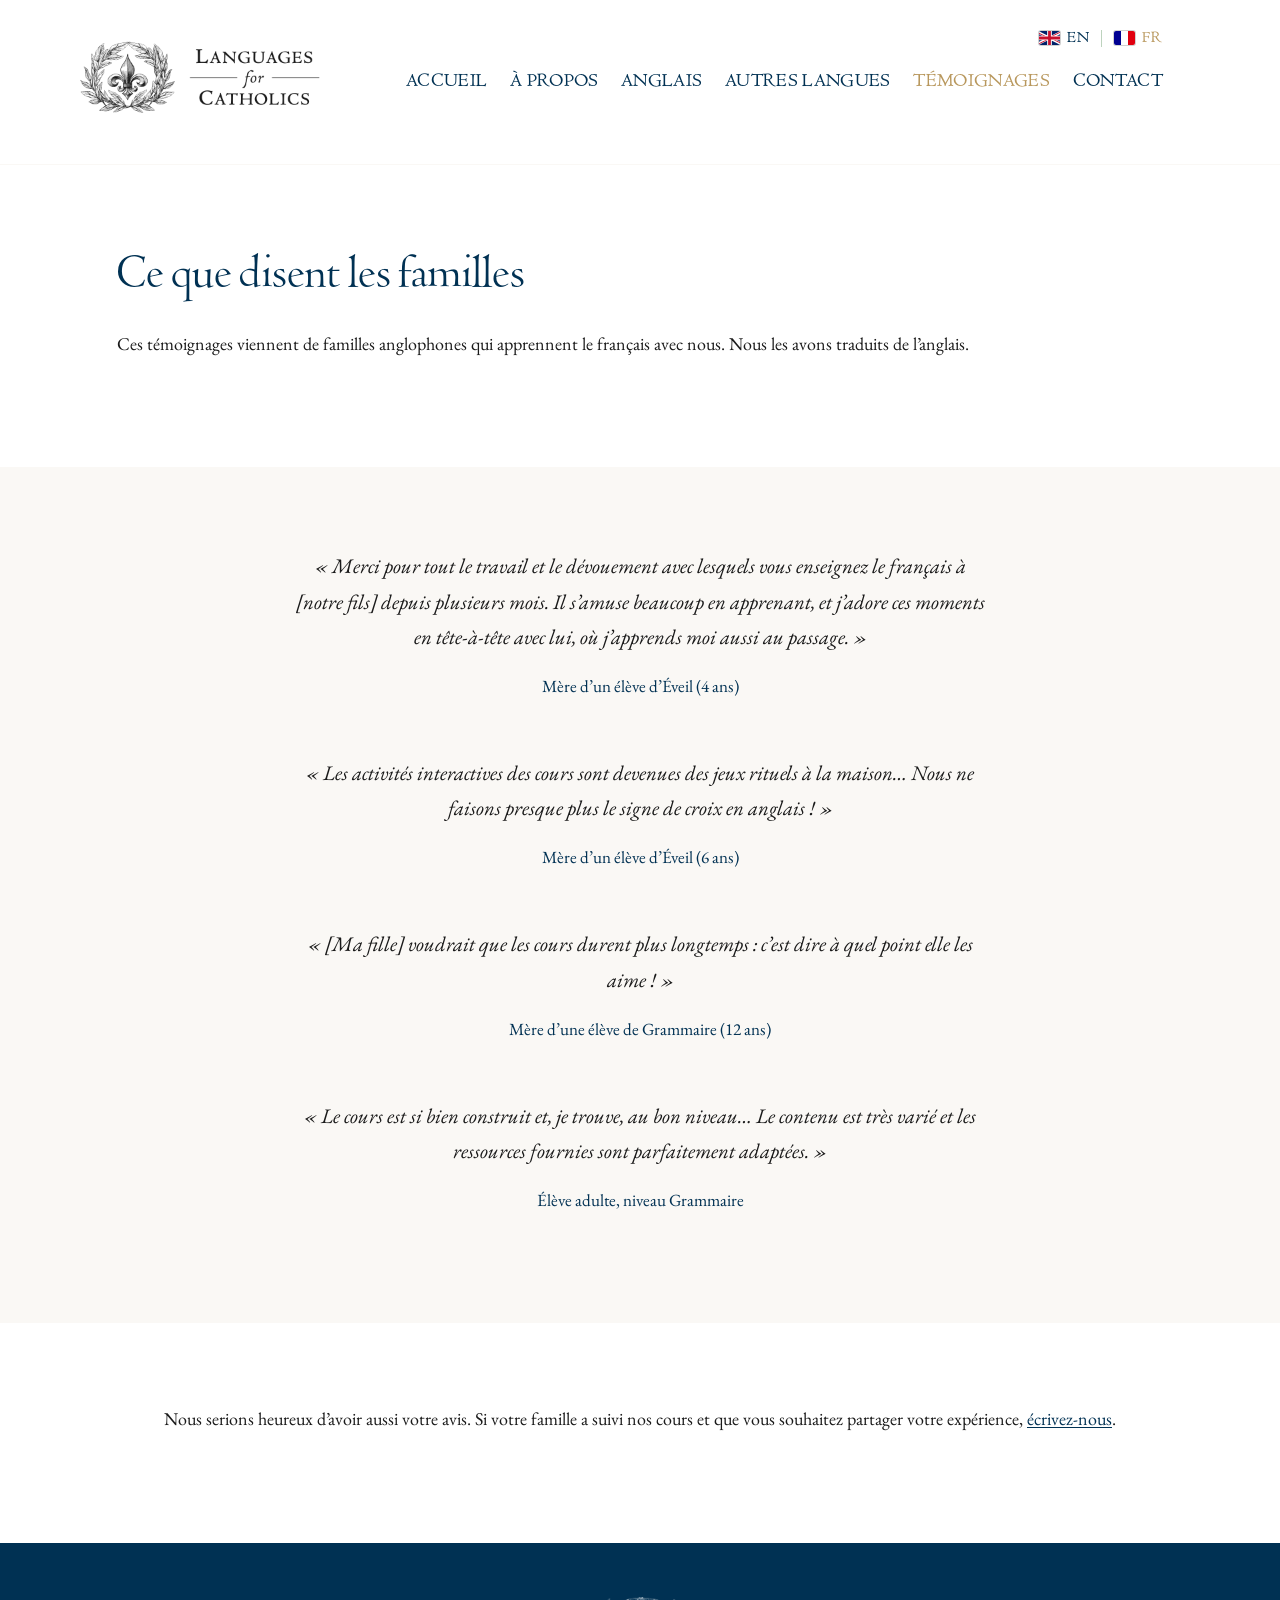
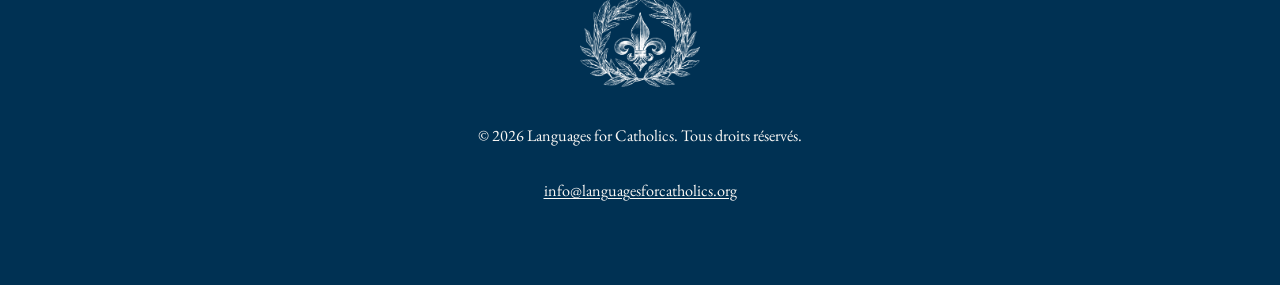
<file: languagesforcatholics/fr/temoignages.html>
<!DOCTYPE html>
<html lang="fr">
<head>
    <meta charset="UTF-8">
    <meta name="viewport" content="width=device-width, initial-scale=1.0">
    <meta name="description" content="Ce que disent les familles qui apprennent avec Languages for Catholics.">
    <title>Témoignages | Languages for Catholics</title>
    <meta property="og:type" content="website">
    <meta property="og:site_name" content="Languages for Catholics">
    <meta property="og:title" content="Témoignages | Languages for Catholics">
    <meta property="og:description" content="Ce que disent les familles qui apprennent avec Languages for Catholics.">
    <meta property="og:url" content="https://languagesforcatholics.org/fr/temoignages">
    <meta property="og:image" content="https://languagesforcatholics.org/images/share/share-default-fr.jpg">
    <meta property="og:image:width" content="1200">
    <meta property="og:image:height" content="630">
    <meta property="og:image:alt" content="Languages for Catholics : Foi. Culture. Aisance.">
    <meta property="og:locale" content="fr_FR">
    <meta property="og:locale:alternate" content="en_GB">
    <meta name="twitter:card" content="summary_large_image">
    <link rel="alternate" hreflang="en" href="https://languagesforcatholics.org/testimonials">
    <link rel="alternate" hreflang="fr" href="https://languagesforcatholics.org/fr/temoignages">
    <link rel="alternate" hreflang="x-default" href="https://languagesforcatholics.org/testimonials">
    <link rel="stylesheet" href="../css/style.css">
    <link rel="icon" type="image/png" href="../images/favicon.png">
    <link rel="icon" type="image/png" href="../images/logo-emblem.png">
</head>
<body>

    <header class="header">
        <div class="container header__inner">
            <a href="index.html" class="header__logo">
                <img src="../images/logo.png" alt="Languages for Catholics">
            </a>
            <button class="header__burger" aria-label="Ouvrir le menu" aria-expanded="false" data-label-open="Ouvrir le menu" data-label-close="Fermer le menu">
                <span></span>
                <span></span>
                <span></span>
            </button>
            <div class="header__end">
                <nav class="header__nav" aria-label="Menu principal">
                    <a href="index.html">Accueil</a>
                    <a href="a-propos.html">À propos</a>
                    <a href="anglais.html">Anglais</a>
                    <a href="autres-langues.html">Autres langues</a>
                    <a href="temoignages.html" class="active">Témoignages</a>
                    <a href="contact.html">Contact</a>
                </nav>
                <nav class="lang-switch" aria-label="Langue / Language">
                    <a class="lang-switch__link" href="../testimonials.html" hreflang="en" lang="en" aria-label="English version"><span class="lang-switch__flag" aria-hidden="true"><svg viewBox="0 0 60 30" preserveAspectRatio="xMidYMid slice" focusable="false"><clipPath id="lfc-uk-a"><path d="M0,0 v30 h60 v-30 z"/></clipPath><clipPath id="lfc-uk-b"><path d="M30,15 h30 v15 z v15 h-30 z h-30 v-15 z v-15 h30 z"/></clipPath><g clip-path="url(#lfc-uk-a)"><path d="M0,0 v30 h60 v-30 z" fill="#012169"/><path d="M0,0 L60,30 M60,0 L0,30" stroke="#fff" stroke-width="6"/><path d="M0,0 L60,30 M60,0 L0,30" clip-path="url(#lfc-uk-b)" stroke="#C8102E" stroke-width="4"/><path d="M30,0 v30 M0,15 h60" stroke="#fff" stroke-width="10"/><path d="M30,0 v30 M0,15 h60" stroke="#C8102E" stroke-width="6"/></g></svg></span>EN</a>
                    <span class="lang-switch__sep" aria-hidden="true"></span>
                    <span class="lang-switch__link is-current" lang="fr" aria-current="true"><span class="lang-switch__flag" aria-hidden="true"><svg viewBox="0 0 3 2" preserveAspectRatio="none" focusable="false"><rect width="1" height="2" fill="#000091"/><rect x="1" width="1" height="2" fill="#fff"/><rect x="2" width="1" height="2" fill="#E1000F"/></svg></span>FR</span>
                </nav>
            </div>
        </div>
    </header>
    <div class="nav-overlay"></div>

    <section class="section">
        <div class="container">
            <h1>Ce que disent les familles</h1>
            <p>Ces témoignages viennent de familles anglophones qui apprennent le français avec nous. Nous les avons traduits de l’anglais.</p>
        </div>
    </section>

    <section class="section section--cream">
        <div class="container">
            <div class="testimonial mb-2">
                <p class="testimonial__quote">«&nbsp;Merci pour tout le travail et le dévouement avec lesquels vous enseignez le français à [notre fils] depuis plusieurs mois. Il s’amuse beaucoup en apprenant, et j’adore ces moments en tête-à-tête avec lui, où j’apprends moi aussi au passage.&nbsp;»</p>
                <p class="testimonial__attribution">Mère d’un élève d’Éveil (4 ans)</p>
            </div>
            <div class="testimonial mb-2">
                <p class="testimonial__quote">«&nbsp;Les activités interactives des cours sont devenues des jeux rituels à la maison… Nous ne faisons presque plus le signe de croix en anglais&nbsp;!&nbsp;»</p>
                <p class="testimonial__attribution">Mère d’un élève d’Éveil (6 ans)</p>
            </div>
            <div class="testimonial mb-2">
                <p class="testimonial__quote">«&nbsp;[Ma fille] voudrait que les cours durent plus longtemps&nbsp;: c’est dire à quel point elle les aime&nbsp;!&nbsp;»</p>
                <p class="testimonial__attribution">Mère d’une élève de Grammaire (12 ans)</p>
            </div>
            <div class="testimonial">
                <p class="testimonial__quote">«&nbsp;Le cours est si bien construit et, je trouve, au bon niveau… Le contenu est très varié et les ressources fournies sont parfaitement adaptées.&nbsp;»</p>
                <p class="testimonial__attribution">Élève adulte, niveau Grammaire</p>
            </div>
        </div>
    </section>

    <section class="section">
        <div class="container text-center">
            <p>Nous serions heureux d’avoir aussi votre avis. Si votre famille a suivi nos cours et que vous souhaitez partager votre expérience, <a href="contact.html">écrivez-nous</a>.</p>
        </div>
    </section>

    <footer class="footer">
        <div class="container">
            <img src="../images/logo-emblem.png" alt="" class="footer__logo">
            <p>&copy; 2026 Languages for Catholics. Tous droits réservés.</p>
            <p><a href="mailto:info@languagesforcatholics.org">info@languagesforcatholics.org</a></p>
        </div>
    </footer>

    <script src="../js/menu.js"></script>

</body>
</html>
</file>
<file: languagesforcatholics/css/style.css>
/* ===================================
 LANGUAGES FOR CATHOLICS
 Main Stylesheet
 =================================== */

/* --- Webfonts ---------------------------------------------------------
   'LFC Serif Display' and 'LFC Serif Text' are Coelacanth, by Ben Whitmore.
   'LFC Text' is EB Garamond. Both are SIL Open Font License 1.1 and the
   licence texts sit alongside the files in /fonts/.
   The files are subsetted to Latin and renamed: the OFL reserves the name
   "Coelacanth", so a modified copy may not carry it. Do not rename them back.
   --------------------------------------------------------------------- */
@font-face {
  font-family: 'LFC Serif Display';
  src: url('../fonts/lfc-serif-display.woff2') format('woff2');
  font-weight: 400; font-style: normal; font-display: swap;
}
@font-face {
  font-family: 'LFC Serif Text';
  src: url('../fonts/lfc-serif-text.woff2') format('woff2');
  font-weight: 400; font-style: normal; font-display: swap;
}
@font-face {
  font-family: 'LFC Serif Text';
  src: url('../fonts/lfc-serif-text-semibold.woff2') format('woff2');
  font-weight: 600; font-style: normal; font-display: swap;
}
@font-face {
  font-family: 'LFC Serif Text';
  src: url('../fonts/lfc-serif-italic.woff2') format('woff2');
  font-weight: 400; font-style: italic; font-display: swap;
}
@font-face {
  font-family: 'LFC Text';
  src: url('../fonts/lfc-text.woff2') format('woff2');
  font-weight: 400 800; font-style: normal; font-display: swap;
}
@font-face {
  font-family: 'LFC Text';
  src: url('../fonts/lfc-text-italic.woff2') format('woff2');
  font-weight: 400 800; font-style: italic; font-display: swap;
}

/* --- CSS Variables (Brand Palette) --- */
:root {
 --color-white: #FFFFFF;
 --color-cream: #FAF8F5;
 --color-prussian-blue: #003153;
 --color-sage-green: #BDD3BE;
 --color-soft-black: #1A1A1A;
 --color-antique-gold: #B8975C;

 --font-display: 'LFC Serif Display', 'LFC Serif Text', Garamond, 'Times New Roman', serif;
 --font-heading: 'LFC Serif Text', Garamond, 'Times New Roman', serif;
 --font-body: 'LFC Text', Garamond, 'Times New Roman', serif;

 --max-width: 1100px;
 --spacing-unit: 1.5rem;
}

/* --- Reset & Base --- */
*, *::before, *::after {
 box-sizing: border-box;
 margin: 0;
 padding: 0;
}

html {
 font-size: 18px;
 scroll-behavior: smooth;
}

body {
 font-family: var(--font-body);
 font-size: 1rem;
 line-height: 1.7;
 color: var(--color-soft-black);
 background-color: var(--color-white);
}

/* --- Typography --- */
h1, h2 {
 font-family: var(--font-display);
 font-weight: 400;
 line-height: 1.3;
 color: var(--color-prussian-blue);
}

h3, h4 {
 font-family: var(--font-heading);
 font-weight: 600;
 line-height: 1.3;
 color: var(--color-prussian-blue);
}

h1 {
 font-size: 2.4rem;
 margin-bottom: var(--spacing-unit);
}

h2 {
 font-size: 1.8rem;
 margin-bottom: calc(var(--spacing-unit) * 0.75);
}

h3 {
 font-size: 1.3rem;
 margin-bottom: calc(var(--spacing-unit) * 0.5);
}

p {
 margin-bottom: var(--spacing-unit);
}

strong {
 font-weight: 700;
}

a {
 color: var(--color-prussian-blue);
 text-decoration: underline;
 text-decoration-thickness: 1px;
 text-underline-offset: 2px;
}

a:hover {
 color: var(--color-antique-gold);
}

/* --- Layout --- */
.container {
 max-width: var(--max-width);
 margin: 0 auto;
 padding: 0 var(--spacing-unit);
}

.section {
 padding: calc(var(--spacing-unit) * 3) 0;
}

.section--cream {
 background-color: var(--color-cream);
}

.section--white {
 background-color: var(--color-white);
}

.section--sage {
 background-color: var(--color-sage-green);
}

.section--blue {
 background-color: var(--color-prussian-blue);
 color: var(--color-white);
}

.section--blue h2,
.section--blue h3 {
 color: var(--color-white);
}

.section--blue a {
 color: var(--color-cream);
}

/* --- Header --- */
.header {
 background-color: var(--color-white);
 border-bottom: 1px solid var(--color-cream);
 padding: var(--spacing-unit) 0;
 position: sticky;
 top: 0;
 z-index: 200;
}

.header__inner {
 display: flex;
 justify-content: space-between;
 align-items: center;
 gap: 1rem;
}

.header__logo img {
 height: 100px;
 width: auto;
 margin-left: -3rem;
}

.header__nav {
 display: flex;
 gap: 1.25rem;
 flex-wrap: nowrap;
}

.header__nav a {
 text-decoration: none;
 font-size: 0.95rem;
 letter-spacing: 0.02em;
 text-transform: uppercase;
 font-family: var(--font-heading);
}

.header__nav a:hover {
 color: var(--color-antique-gold);
}

.header__nav a.active {
 color: var(--color-antique-gold);
}

/* --- Hamburger Menu Button --- */
.header__burger {
 display: none;
 background: none;
 border: none;
 cursor: pointer;
 padding: 0.5rem;
 z-index: 200;
}

.header__burger span {
 display: block;
 width: 24px;
 height: 2px;
 background-color: var(--color-prussian-blue);
 margin: 5px 0;
 transition: all 0.3s ease;
}

/* Burger animation when open */
.header__burger.is-open span:nth-child(1) {
 transform: rotate(45deg) translate(5px, 5px);
}

.header__burger.is-open span:nth-child(2) {
 opacity: 0;
}

.header__burger.is-open span:nth-child(3) {
 transform: rotate(-45deg) translate(5px, -5px);
}

/* --- Hero --- */
.hero {
 background-color: var(--color-cream);
 padding: calc(var(--spacing-unit) * 4) 0;
 text-align: center;
}

.hero--image {
 background-image: linear-gradient(rgba(0, 49, 83, 0.6), rgba(0, 49, 83, 0.7)), url('../images/hero.jpg');
 background-size: cover;
 background-position: center;
 color: var(--color-white);
 padding: calc(var(--spacing-unit) * 5) 0;
}

.hero--image .hero__tagline {
 color: var(--color-cream);
}

.hero--image .hero__intro {
 color: var(--color-white);
}

.hero--italy {
 background-image: linear-gradient(rgba(0, 49, 83, 0.6), rgba(0, 49, 83, 0.7)), url('../images/italy.jpg');
 background-size: cover;
 background-position: center;
}

.hero--france {
 background-image: linear-gradient(rgba(0, 49, 83, 0.6), rgba(0, 49, 83, 0.7)), url('../images/france.jpg');
 background-size: cover;
 background-position: center 20%;
}

.hero--england {
 background-image: linear-gradient(rgba(0, 49, 83, 0.6), rgba(0, 49, 83, 0.7)), url('../images/england.jpg');
 background-size: cover;
 background-position: center;
}

.hero--spain {
 background-image: linear-gradient(rgba(0, 49, 83, 0.6), rgba(0, 49, 83, 0.7)), url('../images/spain.jpg');
 background-size: cover;
 background-position: center;
}

.hero--about {
 background-image: linear-gradient(rgba(0, 49, 83, 0.6), rgba(0, 49, 83, 0.7)), url('../images/about.jpg');
 background-size: cover;
 background-position: center 20%;
}

.hero__tagline {
 font-family: var(--font-heading);
 font-style: italic;
 font-size: 1.2rem;
 color: var(--color-prussian-blue);
 margin-bottom: calc(var(--spacing-unit) * 2);
 letter-spacing: 0.1em;
}

.hero__intro {
 max-width: 750px;
 margin: 0 auto;
 font-size: 1.1rem;
}

/* --- Buttons --- */
.btn {
 display: inline-block;
 padding: 0.8rem 1.8rem;
 font-family: var(--font-heading);
 font-size: 0.95rem;
 text-decoration: none;
 text-transform: uppercase;
 letter-spacing: 0.05em;
 border: 2px solid var(--color-prussian-blue);
 background-color: var(--color-prussian-blue);
 color: var(--color-white);
 cursor: pointer;
 transition: all 0.2s ease;
}

.btn:hover {
 background-color: var(--color-white);
 color: var(--color-prussian-blue);
}

.btn--outline {
 background-color: transparent;
 color: var(--color-prussian-blue);
}

.btn--outline:hover {
 background-color: var(--color-prussian-blue);
 color: var(--color-white);
}

.hero--image .btn--outline {
 background-color: transparent;
 border-color: var(--color-white);
 color: var(--color-white);
}

.hero--image .btn--outline:hover {
 background-color: var(--color-white);
 color: var(--color-prussian-blue);
}

.btn-group {
 display: flex;
 gap: var(--spacing-unit);
 justify-content: center;
 flex-wrap: wrap;
 margin-top: calc(var(--spacing-unit) * 1.5);
}

/* --- Features Grid --- */
.features {
 display: grid;
 grid-template-columns: repeat(3, 1fr);
 gap: calc(var(--spacing-unit) * 2);
 margin-top: calc(var(--spacing-unit) * 2);
 max-width: 900px;
 margin-left: auto;
 margin-right: auto;
}

.features--center-last .feature:last-child {
 grid-column: 2 / 3;
 text-align: left;
}

/* --- Beliefs Grid (About Page) --- */
.beliefs {
 display: grid;
 grid-template-columns: repeat(3, 1fr);
 gap: calc(var(--spacing-unit) * 2);
 margin-top: calc(var(--spacing-unit) * 2);
}

.belief {
 padding: calc(var(--spacing-unit) * 1.5);
 background-color: var(--color-white);
 border-radius: 4px;
 color: var(--color-soft-black);
}

.belief h3 {
 color: var(--color-prussian-blue);
 margin-bottom: 1rem;
}

.belief p {
 font-size: 0.95rem;
 line-height: 1.6;
 color: var(--color-soft-black);
}

/* --- Testimonial --- */
.testimonial {
 max-width: 700px;
 margin: 0 auto;
 text-align: center;
 font-style: italic;
 font-size: 1.15rem;
}

.testimonial__quote {
 margin-bottom: 1rem;
}

.testimonial__attribution {
 font-style: normal;
 font-size: 0.95rem;
 color: var(--color-prussian-blue);
}

/* --- Team --- */
.team-member {
 margin-bottom: calc(var(--spacing-unit) * 2);
 padding-bottom: calc(var(--spacing-unit) * 2);
 border-bottom: 1px solid var(--color-sage-green);
}

.team-member:last-child {
 margin-bottom: 0;
 padding-bottom: 0;
 border-bottom: none;
}

.team-member h3 {
 margin-bottom: 0.75rem;
 text-align: center;
}

.team-member__photos {
 display: flex;
 justify-content: center;
 gap: 1.5rem;
 margin-bottom: 1.25rem;
}

.team-member__photo {
 width: 120px;
 height: 120px;
 border-radius: 50%;
 object-fit: cover;
 border: 2px solid var(--color-antique-gold);
}

/* --- Levels --- */
.levels {
 margin-top: calc(var(--spacing-unit) * 2);
}

.level {
 margin-bottom: calc(var(--spacing-unit) * 2);
 padding-bottom: calc(var(--spacing-unit) * 2);
 border-bottom: 1px solid var(--color-sage-green);
}

.level:last-child {
 border-bottom: none;
 margin-bottom: 0;
 padding-bottom: 0;
}

.level h3 {
 color: var(--color-prussian-blue);
}

.level__ages {
 font-style: italic;
 color: var(--color-prussian-blue);
 margin-bottom: 0.5rem;
}

.level--coming-soon {
 opacity: 0.7;
}

.level--starting h3::after {
 content: " — Starting September";
 font-size: 0.85rem;
 font-weight: normal;
 font-style: italic;
 color: var(--color-antique-gold);
}

.level--coming-soon h3::after {
 content: " — Coming Soon";
 font-size: 0.85rem;
 font-weight: normal;
 font-style: italic;
 color: var(--color-antique-gold);
}

/* --- How It Works --- */
.how-it-works ul {
 list-style: none;
 padding: 0;
}

.how-it-works li {
 padding-left: 1.5rem;
 position: relative;
 margin-bottom: 0.75rem;
}

.how-it-works li::before {
 content: "•";
 color: var(--color-antique-gold);
 font-weight: bold;
 position: absolute;
 left: 0;
}

/* --- Forms (shared) --- */
.contact-form {
 max-width: 500px;
 margin: 2rem auto;
}

.contact-form label {
 display: block;
 margin-top: 1rem;
 margin-bottom: 0.25rem;
 font-weight: 600;
 font-family: var(--font-heading);
 font-size: 0.95rem;
 color: var(--color-soft-black);
}

.contact-form input,
.contact-form textarea,
.contact-form select {
 width: 100%;
 padding: 0.75rem;
 border: 1px solid var(--color-sage-green);
 border-radius: 4px;
 font-family: var(--font-body);
 font-size: 1rem;
 background-color: var(--color-white);
 color: var(--color-soft-black);
}

.contact-form input:focus,
.contact-form textarea:focus,
.contact-form select:focus {
 outline: none;
 border-color: var(--color-prussian-blue);
}

.contact-form textarea {
 min-height: 120px;
 resize: vertical;
}

.contact-form button {
 margin-top: 1.5rem;
 padding: 0.75rem 1.5rem;
 background-color: var(--color-prussian-blue);
 color: var(--color-white);
 border: 2px solid var(--color-prussian-blue);
 border-radius: 4px;
 font-family: var(--font-heading);
 font-size: 0.95rem;
 text-transform: uppercase;
 letter-spacing: 0.05em;
 cursor: pointer;
 transition: all 0.2s ease;
}

.contact-form button:hover {
 background-color: var(--color-white);
 color: var(--color-prussian-blue);
}

/* Forms inside blue sections */
.section--blue .contact-form label {
 color: var(--color-cream);
}

.section--blue .contact-form button {
 background-color: var(--color-white);
 color: var(--color-prussian-blue);
 border-color: var(--color-white);
}

.section--blue .contact-form button:hover {
 background-color: transparent;
 color: var(--color-white);
}

/* --- Form status messages --- */
.form-status {
 margin-top: 1rem;
 margin-bottom: 0;
 font-size: 0.95rem;
 line-height: 1.5;
}

.form-status--ok {
 color: var(--color-prussian-blue);
 font-weight: 600;
}

.form-status--error {
 color: #8B2E2E;
}

.section--blue .form-status--ok {
 color: var(--color-white);
 font-weight: 600;
}

.section--blue .form-status--error,
.section--blue .form-status--error a {
 color: var(--color-cream);
}

/* --- Shown when the form is not connected, or JS is unavailable --- */
.form-fallback {
 max-width: 500px;
 margin: 2rem auto;
 padding: var(--spacing-unit);
 border: 1px solid var(--color-sage-green);
 background-color: var(--color-cream);
 text-align: center;
}

.form-fallback p:last-child {
 margin-bottom: 0;
}

.section--blue .form-fallback {
 background-color: transparent;
 border-color: var(--color-cream);
}

.section--blue .form-fallback p {
 color: var(--color-cream);
}

/* --- Form Groups (legacy support) --- */
.form-group {
 margin-bottom: var(--spacing-unit);
}

.form-group label {
 display: block;
 margin-bottom: 0.4rem;
 font-family: var(--font-heading);
 font-size: 0.95rem;
}

.form-group input,
.form-group textarea,
.form-group select {
 width: 100%;
 padding: 0.75rem;
 font-family: var(--font-body);
 font-size: 1rem;
 border: 1px solid var(--color-sage-green);
 background-color: var(--color-white);
}

.form-group input:focus,
.form-group textarea:focus,
.form-group select:focus {
 outline: none;
 border-color: var(--color-prussian-blue);
}

.form-group textarea {
 min-height: 150px;
 resize: vertical;
}

/* --- Footer --- */
.footer {
 background-color: var(--color-prussian-blue);
 color: var(--color-cream);
 padding: calc(var(--spacing-unit) * 2) 0;
 text-align: center;
 font-size: 0.9rem;
}

.footer a {
 color: var(--color-cream);
}

.footer__logo {
 height: 90px;
 margin-bottom: var(--spacing-unit);
 filter: brightness(0) invert(1);
}

/* --- Utilities --- */
.text-center {
 text-align: center;
}

.mt-2 {
 margin-top: calc(var(--spacing-unit) * 2);
}

.mb-2 {
 margin-bottom: calc(var(--spacing-unit) * 2);
}

/* --- Responsive --- */
@media (max-width: 768px) {
 html {
 font-size: 16px;
 }

 h1 {
 font-size: 2rem;
 }

 h2 {
 font-size: 1.5rem;
 }

 /* --- Mobile Header & Hamburger --- */
 .header {
 padding: 0.75rem 0;
 }

 .header__logo img {
 height: 50px;
 margin-left: 0;
 }

 .header__burger {
 display: block;
 }

 .header__nav {
 position: fixed;
 top: 0;
 right: -280px;
 width: 280px;
 height: 100vh;
 background-color: var(--color-white);
 flex-direction: column;
 padding: 5rem 2rem 2rem;
 gap: 0;
 box-shadow: -2px 0 8px rgba(0, 0, 0, 0.1);
 transition: right 0.3s ease;
 z-index: 150;
 }

 .header__nav.active {
 right: 0;
 }

 .header__nav a {
 font-size: 1rem;
 padding: 0.75rem 0;
 border-bottom: 1px solid var(--color-cream);
 }

 .header__nav a:last-child {
 border-bottom: none;
 }

 /* Overlay when menu is open */
 .nav-overlay {
 display: none;
 position: fixed;
 top: 0;
 left: 0;
 width: 100%;
 height: 100%;
 background-color: rgba(0, 0, 0, 0.4);
 z-index: 140;
 }

 .nav-overlay.active {
 display: block;
 }

 /* --- Mobile Hero --- */
 .hero {
 padding: calc(var(--spacing-unit) * 2.5) 0;
 }

 .hero--image {
 padding: calc(var(--spacing-unit) * 3) 0;
 }

 .hero__tagline {
 font-size: 1rem;
 }

 .hero__intro {
 font-size: 1rem;
 }

 /* --- Mobile Sections --- */
 .section {
 padding: calc(var(--spacing-unit) * 2) 0;
 }

 /* --- Mobile Buttons --- */
 .btn-group {
 flex-direction: column;
 align-items: center;
 gap: 0.75rem;
 }

 .btn {
 width: 100%;
 text-align: center;
 }

 /* --- Mobile Grids --- */
 .features {
 grid-template-columns: 1fr;
 }

 .features--center-last .feature:last-child {
 grid-column: 1;
 }

 .beliefs {
 grid-template-columns: 1fr;
 }

 /* --- Mobile Team --- */
 .team-member__photo {
 width: 96px;
 height: 96px;
 }

 /* --- Mobile Testimonials --- */
 .testimonial {
 font-size: 1.05rem;
 }

 .mb-2 {
 margin-bottom: calc(var(--spacing-unit) * 1.25);
 }

 /* --- Mobile Forms --- */
 .contact-form {
 max-width: 100%;
 }

 .contact-form button,
 .section--blue .btn {
 width: 100%;
 text-align: center;
 }
}
/* --- Header: use the burger menu below the width where the full menu fits.
   The menu needs about 1100px; below that it ran off the screen. --- */
@media (max-width: 1120px) {
 .header {
 padding: 0.75rem 0;
 }

 .header__logo img {
 height: 70px;
 margin-left: 0;
 }

 .header__burger {
 display: block;
 }

 .header__nav {
 position: fixed;
 top: 0;
 right: -280px;
 width: 280px;
 height: 100vh;
 background-color: var(--color-white);
 flex-direction: column;
 padding: 5rem 2rem 2rem;
 gap: 0;
 box-shadow: -2px 0 8px rgba(0, 0, 0, 0.1);
 transition: right 0.3s ease;
 z-index: 150;
 }

 .header__nav.active {
 right: 0;
 }

 .header__nav a {
 font-size: 1rem;
 padding: 0.75rem 0;
 border-bottom: 1px solid var(--color-cream);
 }

 .header__nav a:last-child {
 border-bottom: none;
 }

 .nav-overlay {
 display: none;
 position: fixed;
 top: 0;
 left: 0;
 width: 100%;
 height: 100%;
 background-color: rgba(0, 0, 0, 0.4);
 z-index: 140;
 }

 .nav-overlay.active {
 display: block;
 }
}

@media (max-width: 768px) {
 .header__logo img {
 height: 50px;
 }
}

/* --- Page headings: the hero tagline doubles as the page's h1 without changing its look --- */
h1.hero__tagline {
 line-height: inherit;
}

/* --- Text for screen readers and search engines only --- */
.visually-hidden {
 position: absolute !important;
 width: 1px;
 height: 1px;
 padding: 0;
 margin: -1px;
 overflow: hidden;
 clip: rect(0, 0, 0, 0);
 white-space: nowrap;
 border: 0;
}


/* ===================================
   LANGUAGE SWITCHER (EN / FR)
   Sits in the top-right corner above the menu on wide screens,
   and beside the burger button on tablets and phones.
   =================================== */
.header__end {
 position: relative;
}

.lang-switch {
 position: absolute;
 right: 0;
 bottom: 100%;
 margin-bottom: 0.85rem;
 display: flex;
 align-items: center;
 gap: 0.65rem;
 font-family: var(--font-heading);
 font-size: 0.8rem;
 letter-spacing: 0.06em;
 line-height: 1;
 white-space: nowrap;
}

.lang-switch__link {
 display: inline-flex;
 align-items: center;
 gap: 0.4rem;
 padding: 0.35rem 0;
 color: var(--color-prussian-blue);
 text-decoration: none;
}

a.lang-switch__link:hover,
a.lang-switch__link:focus-visible {
 color: var(--color-antique-gold);
}

.lang-switch__link.is-current {
 color: var(--color-antique-gold);
}

.lang-switch__flag {
 display: block;
 width: 21px;
 height: 14px;
 border-radius: 2px;
 overflow: hidden;
 box-shadow: 0 0 0 1px rgba(26, 26, 26, 0.2);
 flex: none;
}

.lang-switch__flag svg {
 display: block;
 width: 100%;
 height: 100%;
}

.lang-switch__sep {
 width: 1px;
 height: 0.95rem;
 background-color: var(--color-sage-green);
}

/* --- Checkbox row in forms --- */
.form-check label {
 display: flex;
 align-items: flex-start;
 gap: 0.6rem;
 font-family: var(--font-body);
 font-weight: 400;
 font-size: 1rem;
 cursor: pointer;
}

.contact-form .form-check input[type="checkbox"] {
 width: 1.1rem;
 height: 1.1rem;
 margin-top: 0.35rem;
 padding: 0;
 flex: none;
 accent-color: var(--color-antique-gold);
}

/* --- Ready-made message to pass on (Autres langues page) --- */
.share-message {
 max-width: 640px;
 margin: 0 auto;
 padding: var(--spacing-unit);
 border: 1px solid var(--color-sage-green);
 background-color: var(--color-cream);
 font-style: italic;
 text-align: left;
}

/* --- Smaller screens: the flags sit beside the burger button --- */
@media (max-width: 1120px) {
 .header__burger {
 order: 2;
 }

 .header__end {
 position: static;
 order: 1;
 margin-left: auto;
 }

 .lang-switch {
 position: static;
 margin: 0;
 }
}

@media (max-width: 380px) {
 .header__logo img {
 height: 42px;
 }

 .lang-switch {
 gap: 0.45rem;
 }
}
</file>
